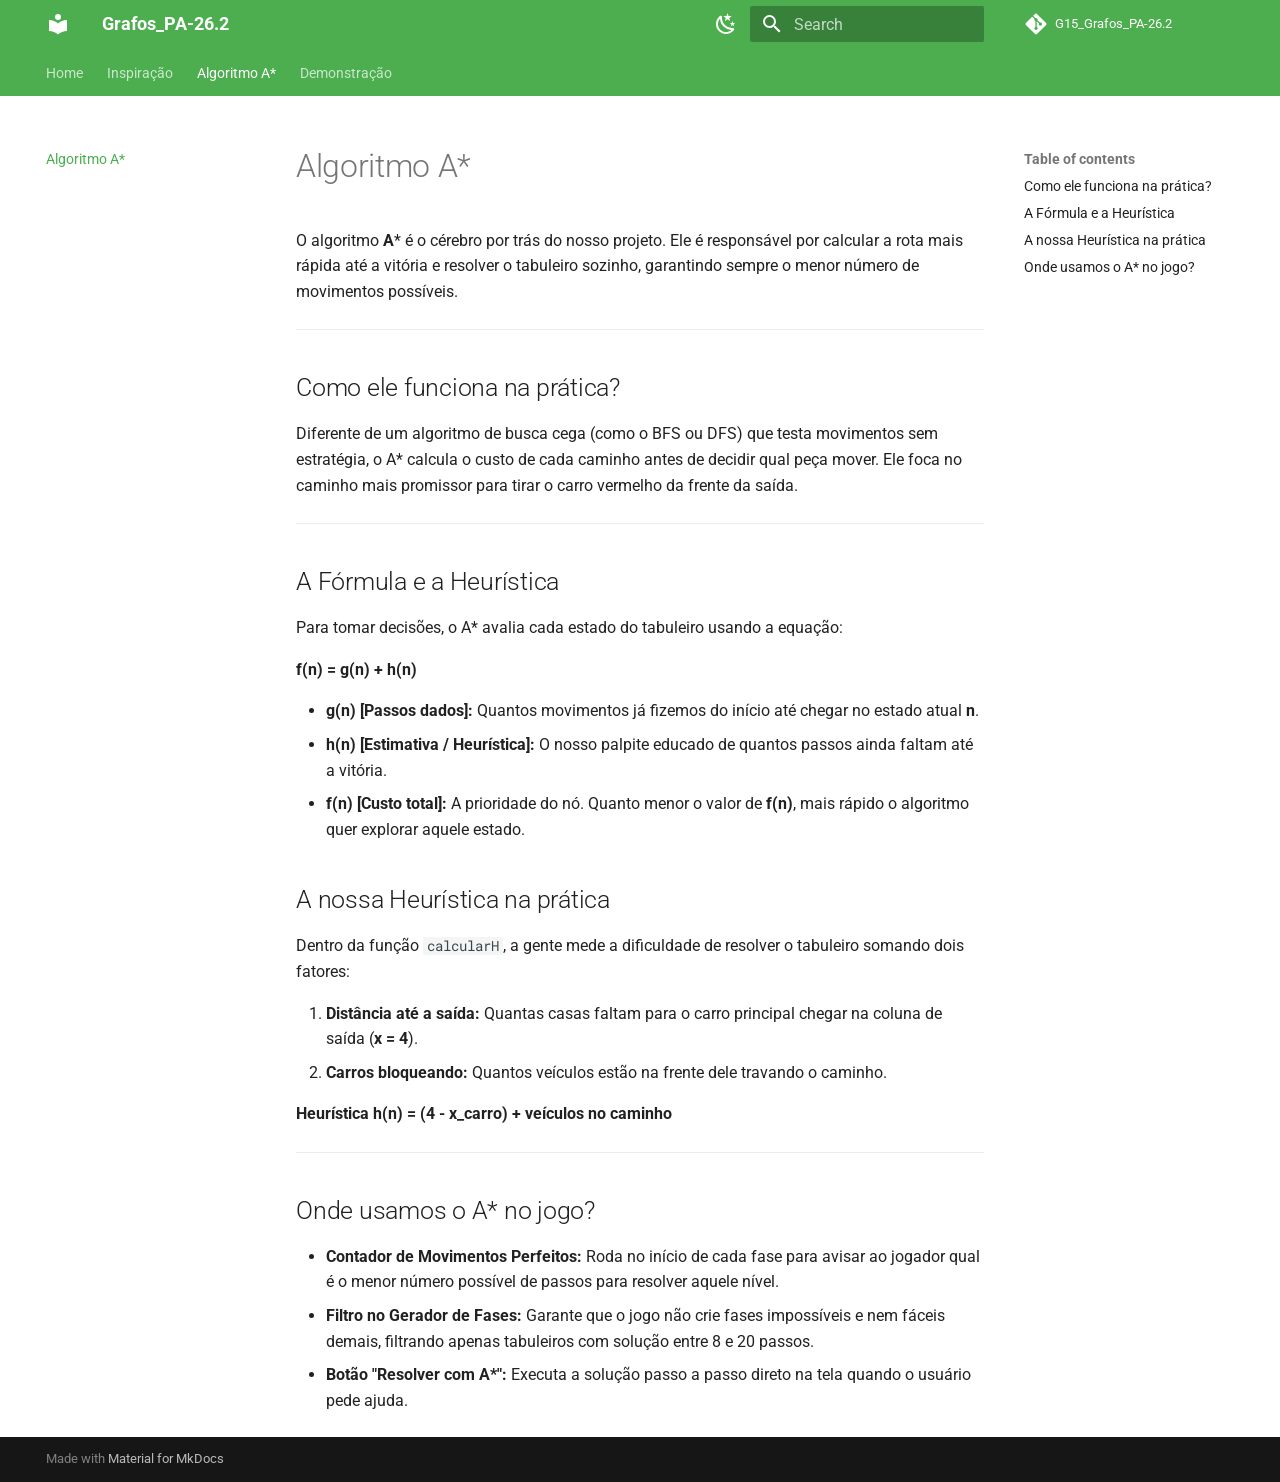
<file: algoritmo/index.html>
<!doctype html>
<html lang="en" class="no-js">
  <head>
    
      <meta charset="utf-8">
      <meta name="viewport" content="width=device-width,initial-scale=1">
      
      
      
        <link rel="canonical" href="https://projeto-de-algoritmos-2026.github.io/G15_Grafos_PA-26.2/algoritmo/">
      
      
        <link rel="prev" href="../inspira%C3%A7%C3%A3o/">
      
      
        <link rel="next" href="../demonstra%C3%A7%C3%A3o/">
      
      
        
      
      
      <link rel="icon" href="../assets/images/favicon.png">
      <meta name="generator" content="mkdocs-1.6.1, mkdocs-material-9.7.7">
    
    
      
        <title>Algoritmo A* - Grafos_PA-26.2</title>
      
    
    
      <link rel="stylesheet" href="../assets/stylesheets/main.ec1eaa64.min.css">
      
        
        <link rel="stylesheet" href="../assets/stylesheets/palette.ab4e12ef.min.css">
      
      


    
    
      
    
    
      
        
        
        <link rel="preconnect" href="https://fonts.gstatic.com" crossorigin>
        <link rel="stylesheet" href="https://fonts.googleapis.com/css?family=Roboto:300,300i,400,400i,700,700i%7CRoboto+Mono:400,400i,700,700i&display=fallback">
        <style>:root{--md-text-font:"Roboto";--md-code-font:"Roboto Mono"}</style>
      
    
    
    <script>__md_scope=new URL("..",location),__md_hash=e=>[...e].reduce(((e,_)=>(e<<5)-e+_.charCodeAt(0)),0),__md_get=(e,_=localStorage,t=__md_scope)=>JSON.parse(_.getItem(t.pathname+"."+e)),__md_set=(e,_,t=localStorage,a=__md_scope)=>{try{t.setItem(a.pathname+"."+e,JSON.stringify(_))}catch(e){}}</script>
    
      

    
    
  </head>
  
  
    
    
      
    
    
    
    
    <body dir="ltr" data-md-color-scheme="default" data-md-color-primary="green" data-md-color-accent="green">
  
    
    <input class="md-toggle" data-md-toggle="drawer" type="checkbox" id="__drawer" autocomplete="off">
    <input class="md-toggle" data-md-toggle="search" type="checkbox" id="__search" autocomplete="off">
    <label class="md-overlay" for="__drawer"></label>
    <div data-md-component="skip">
      
        
        <a href="#algoritmo-a" class="md-skip">
          Skip to content
        </a>
      
    </div>
    <div data-md-component="announce">
      
    </div>
    
    
      

<header class="md-header" data-md-component="header">
  <nav class="md-header__inner md-grid" aria-label="Header">
    <a href=".." title="Grafos_PA-26.2" class="md-header__button md-logo" aria-label="Grafos_PA-26.2" data-md-component="logo">
      
  
  <svg xmlns="http://www.w3.org/2000/svg" viewBox="0 0 24 24"><path d="M12 8a3 3 0 0 0 3-3 3 3 0 0 0-3-3 3 3 0 0 0-3 3 3 3 0 0 0 3 3m0 3.54C9.64 9.35 6.5 8 3 8v11c3.5 0 6.64 1.35 9 3.54 2.36-2.19 5.5-3.54 9-3.54V8c-3.5 0-6.64 1.35-9 3.54"/></svg>

    </a>
    <label class="md-header__button md-icon" for="__drawer">
      
      <svg xmlns="http://www.w3.org/2000/svg" viewBox="0 0 24 24"><path d="M3 6h18v2H3zm0 5h18v2H3zm0 5h18v2H3z"/></svg>
    </label>
    <div class="md-header__title" data-md-component="header-title">
      <div class="md-header__ellipsis">
        <div class="md-header__topic">
          <span class="md-ellipsis">
            Grafos_PA-26.2
          </span>
        </div>
        <div class="md-header__topic" data-md-component="header-topic">
          <span class="md-ellipsis">
            
              Algoritmo A*
            
          </span>
        </div>
      </div>
    </div>
    
      
        <form class="md-header__option" data-md-component="palette">
  
    
    
    
    <input class="md-option" data-md-color-media="" data-md-color-scheme="default" data-md-color-primary="green" data-md-color-accent="green"  aria-label="Modo Noturno"  type="radio" name="__palette" id="__palette_0">
    
      <label class="md-header__button md-icon" title="Modo Noturno" for="__palette_1" hidden>
        <svg xmlns="http://www.w3.org/2000/svg" viewBox="0 0 24 24"><path d="m17.75 4.09-2.53 1.94.91 3.06-2.63-1.81-2.63 1.81.91-3.06-2.53-1.94L12.44 4l1.06-3 1.06 3zm3.5 6.91-1.64 1.25.59 1.98-1.7-1.17-1.7 1.17.59-1.98L15.75 11l2.06-.05L18.5 9l.69 1.95zm-2.28 4.95c.83-.08 1.72 1.1 1.19 1.85-.32.45-.66.87-1.08 1.27C15.17 23 8.84 23 4.94 19.07c-3.91-3.9-3.91-10.24 0-14.14.4-.4.82-.76 1.27-1.08.75-.53 1.93.36 1.85 1.19-.27 2.86.69 5.83 2.89 8.02a9.96 9.96 0 0 0 8.02 2.89m-1.64 2.02a12.08 12.08 0 0 1-7.8-3.47c-2.17-2.19-3.33-5-3.49-7.82-2.81 3.14-2.7 7.96.31 10.98 3.02 3.01 7.84 3.12 10.98.31"/></svg>
      </label>
    
  
    
    
    
    <input class="md-option" data-md-color-media="" data-md-color-scheme="slate" data-md-color-primary="green" data-md-color-accent="green"  aria-label="Modo Claro"  type="radio" name="__palette" id="__palette_1">
    
      <label class="md-header__button md-icon" title="Modo Claro" for="__palette_0" hidden>
        <svg xmlns="http://www.w3.org/2000/svg" viewBox="0 0 24 24"><path d="M12 7a5 5 0 0 1 5 5 5 5 0 0 1-5 5 5 5 0 0 1-5-5 5 5 0 0 1 5-5m0 2a3 3 0 0 0-3 3 3 3 0 0 0 3 3 3 3 0 0 0 3-3 3 3 0 0 0-3-3m0-7 2.39 3.42C13.65 5.15 12.84 5 12 5s-1.65.15-2.39.42zM3.34 7l4.16-.35A7.2 7.2 0 0 0 5.94 8.5c-.44.74-.69 1.5-.83 2.29zm.02 10 1.76-3.77a7.131 7.131 0 0 0 2.38 4.14zM20.65 7l-1.77 3.79a7.02 7.02 0 0 0-2.38-4.15zm-.01 10-4.14.36c.59-.51 1.12-1.14 1.54-1.86.42-.73.69-1.5.83-2.29zM12 22l-2.41-3.44c.74.27 1.55.44 2.41.44.82 0 1.63-.17 2.37-.44z"/></svg>
      </label>
    
  
</form>
      
    
    
      <script>var palette=__md_get("__palette");if(palette&&palette.color){if("(prefers-color-scheme)"===palette.color.media){var media=matchMedia("(prefers-color-scheme: light)"),input=document.querySelector(media.matches?"[data-md-color-media='(prefers-color-scheme: light)']":"[data-md-color-media='(prefers-color-scheme: dark)']");palette.color.media=input.getAttribute("data-md-color-media"),palette.color.scheme=input.getAttribute("data-md-color-scheme"),palette.color.primary=input.getAttribute("data-md-color-primary"),palette.color.accent=input.getAttribute("data-md-color-accent")}for(var[key,value]of Object.entries(palette.color))document.body.setAttribute("data-md-color-"+key,value)}</script>
    
    
    
      
      
        <label class="md-header__button md-icon" for="__search">
          
          <svg xmlns="http://www.w3.org/2000/svg" viewBox="0 0 24 24"><path d="M9.5 3A6.5 6.5 0 0 1 16 9.5c0 1.61-.59 3.09-1.56 4.23l.27.27h.79l5 5-1.5 1.5-5-5v-.79l-.27-.27A6.52 6.52 0 0 1 9.5 16 6.5 6.5 0 0 1 3 9.5 6.5 6.5 0 0 1 9.5 3m0 2C7 5 5 7 5 9.5S7 14 9.5 14 14 12 14 9.5 12 5 9.5 5"/></svg>
        </label>
        <div class="md-search" data-md-component="search" role="dialog">
  <label class="md-search__overlay" for="__search"></label>
  <div class="md-search__inner" role="search">
    <form class="md-search__form" name="search">
      <input type="text" class="md-search__input" name="query" aria-label="Search" placeholder="Search" autocapitalize="off" autocorrect="off" autocomplete="off" spellcheck="false" data-md-component="search-query" required>
      <label class="md-search__icon md-icon" for="__search">
        
        <svg xmlns="http://www.w3.org/2000/svg" viewBox="0 0 24 24"><path d="M9.5 3A6.5 6.5 0 0 1 16 9.5c0 1.61-.59 3.09-1.56 4.23l.27.27h.79l5 5-1.5 1.5-5-5v-.79l-.27-.27A6.52 6.52 0 0 1 9.5 16 6.5 6.5 0 0 1 3 9.5 6.5 6.5 0 0 1 9.5 3m0 2C7 5 5 7 5 9.5S7 14 9.5 14 14 12 14 9.5 12 5 9.5 5"/></svg>
        
        <svg xmlns="http://www.w3.org/2000/svg" viewBox="0 0 24 24"><path d="M20 11v2H8l5.5 5.5-1.42 1.42L4.16 12l7.92-7.92L13.5 5.5 8 11z"/></svg>
      </label>
      <nav class="md-search__options" aria-label="Search">
        
        <button type="reset" class="md-search__icon md-icon" title="Clear" aria-label="Clear" tabindex="-1">
          
          <svg xmlns="http://www.w3.org/2000/svg" viewBox="0 0 24 24"><path d="M19 6.41 17.59 5 12 10.59 6.41 5 5 6.41 10.59 12 5 17.59 6.41 19 12 13.41 17.59 19 19 17.59 13.41 12z"/></svg>
        </button>
      </nav>
      
        <div class="md-search__suggest" data-md-component="search-suggest"></div>
      
    </form>
    <div class="md-search__output">
      <div class="md-search__scrollwrap" tabindex="0" data-md-scrollfix>
        <div class="md-search-result" data-md-component="search-result">
          <div class="md-search-result__meta">
            Initializing search
          </div>
          <ol class="md-search-result__list" role="presentation"></ol>
        </div>
      </div>
    </div>
  </div>
</div>
      
    
    
      <div class="md-header__source">
        <a href="https://github.com/projeto-de-algoritmos-2026/G15_Grafos_PA-26.2" title="Go to repository" class="md-source" data-md-component="source">
  <div class="md-source__icon md-icon">
    
    <svg xmlns="http://www.w3.org/2000/svg" viewBox="0 0 448 512"><!--! Font Awesome Free 7.1.0 by @fontawesome - https://fontawesome.com License - https://fontawesome.com/license/free (Icons: CC BY 4.0, Fonts: SIL OFL 1.1, Code: MIT License) Copyright 2025 Fonticons, Inc.--><path d="M439.6 236.1 244 40.5c-5.4-5.5-12.8-8.5-20.4-8.5s-15 3-20.4 8.4L162.5 81l51.5 51.5c27.1-9.1 52.7 16.8 43.4 43.7l49.7 49.7c34.2-11.8 61.2 31 35.5 56.7-26.5 26.5-70.2-2.9-56-37.3L240.3 199v121.9c25.3 12.5 22.3 41.8 9.1 55-6.4 6.4-15.2 10.1-24.3 10.1s-17.8-3.6-24.3-10.1c-17.6-17.6-11.1-46.9 11.2-56v-123c-20.8-8.5-24.6-30.7-18.6-45L142.6 101 8.5 235.1C3 240.6 0 247.9 0 255.5s3 15 8.5 20.4l195.6 195.7c5.4 5.4 12.7 8.4 20.4 8.4s15-3 20.4-8.4l194.7-194.7c5.4-5.4 8.4-12.8 8.4-20.4s-3-15-8.4-20.4"/></svg>
  </div>
  <div class="md-source__repository">
    G15_Grafos_PA-26.2
  </div>
</a>
      </div>
    
  </nav>
  
</header>
    
    <div class="md-container" data-md-component="container">
      
      
        
          
            
<nav class="md-tabs" aria-label="Tabs" data-md-component="tabs">
  <div class="md-grid">
    <ul class="md-tabs__list">
      
        
  
  
  
  
    <li class="md-tabs__item">
      <a href=".." class="md-tabs__link">
        
  
  
    
  
  Home

      </a>
    </li>
  

      
        
  
  
  
  
    <li class="md-tabs__item">
      <a href="../inspira%C3%A7%C3%A3o/" class="md-tabs__link">
        
  
  
    
  
  Inspiração

      </a>
    </li>
  

      
        
  
  
  
    
  
  
    <li class="md-tabs__item md-tabs__item--active">
      <a href="./" class="md-tabs__link">
        
  
  
    
  
  Algoritmo A*

      </a>
    </li>
  

      
        
  
  
  
  
    <li class="md-tabs__item">
      <a href="../demonstra%C3%A7%C3%A3o/" class="md-tabs__link">
        
  
  
    
  
  Demonstração

      </a>
    </li>
  

      
    </ul>
  </div>
</nav>
          
        
      
      <main class="md-main" data-md-component="main">
        <div class="md-main__inner md-grid">
          
            
              
              <div class="md-sidebar md-sidebar--primary" data-md-component="sidebar" data-md-type="navigation" >
                <div class="md-sidebar__scrollwrap">
                  <div class="md-sidebar__inner">
                    


  


<nav class="md-nav md-nav--primary md-nav--lifted" aria-label="Navigation" data-md-level="0">
  <label class="md-nav__title" for="__drawer">
    <a href=".." title="Grafos_PA-26.2" class="md-nav__button md-logo" aria-label="Grafos_PA-26.2" data-md-component="logo">
      
  
  <svg xmlns="http://www.w3.org/2000/svg" viewBox="0 0 24 24"><path d="M12 8a3 3 0 0 0 3-3 3 3 0 0 0-3-3 3 3 0 0 0-3 3 3 3 0 0 0 3 3m0 3.54C9.64 9.35 6.5 8 3 8v11c3.5 0 6.64 1.35 9 3.54 2.36-2.19 5.5-3.54 9-3.54V8c-3.5 0-6.64 1.35-9 3.54"/></svg>

    </a>
    Grafos_PA-26.2
  </label>
  
    <div class="md-nav__source">
      <a href="https://github.com/projeto-de-algoritmos-2026/G15_Grafos_PA-26.2" title="Go to repository" class="md-source" data-md-component="source">
  <div class="md-source__icon md-icon">
    
    <svg xmlns="http://www.w3.org/2000/svg" viewBox="0 0 448 512"><!--! Font Awesome Free 7.1.0 by @fontawesome - https://fontawesome.com License - https://fontawesome.com/license/free (Icons: CC BY 4.0, Fonts: SIL OFL 1.1, Code: MIT License) Copyright 2025 Fonticons, Inc.--><path d="M439.6 236.1 244 40.5c-5.4-5.5-12.8-8.5-20.4-8.5s-15 3-20.4 8.4L162.5 81l51.5 51.5c27.1-9.1 52.7 16.8 43.4 43.7l49.7 49.7c34.2-11.8 61.2 31 35.5 56.7-26.5 26.5-70.2-2.9-56-37.3L240.3 199v121.9c25.3 12.5 22.3 41.8 9.1 55-6.4 6.4-15.2 10.1-24.3 10.1s-17.8-3.6-24.3-10.1c-17.6-17.6-11.1-46.9 11.2-56v-123c-20.8-8.5-24.6-30.7-18.6-45L142.6 101 8.5 235.1C3 240.6 0 247.9 0 255.5s3 15 8.5 20.4l195.6 195.7c5.4 5.4 12.7 8.4 20.4 8.4s15-3 20.4-8.4l194.7-194.7c5.4-5.4 8.4-12.8 8.4-20.4s-3-15-8.4-20.4"/></svg>
  </div>
  <div class="md-source__repository">
    G15_Grafos_PA-26.2
  </div>
</a>
    </div>
  
  <ul class="md-nav__list" data-md-scrollfix>
    
      
      
  
  
  
  
    <li class="md-nav__item">
      <a href=".." class="md-nav__link">
        
  
  
  <span class="md-ellipsis">
    
  
    Home
  

    
  </span>
  
  

      </a>
    </li>
  

    
      
      
  
  
  
  
    <li class="md-nav__item">
      <a href="../inspira%C3%A7%C3%A3o/" class="md-nav__link">
        
  
  
  <span class="md-ellipsis">
    
  
    Inspiração
  

    
  </span>
  
  

      </a>
    </li>
  

    
      
      
  
  
    
  
  
  
    <li class="md-nav__item md-nav__item--active">
      
      <input class="md-nav__toggle md-toggle" type="checkbox" id="__toc">
      
      
        
      
      
        <label class="md-nav__link md-nav__link--active" for="__toc">
          
  
  
  <span class="md-ellipsis">
    
  
    Algoritmo A*
  

    
  </span>
  
  

          <span class="md-nav__icon md-icon"></span>
        </label>
      
      <a href="./" class="md-nav__link md-nav__link--active">
        
  
  
  <span class="md-ellipsis">
    
  
    Algoritmo A*
  

    
  </span>
  
  

      </a>
      
        

<nav class="md-nav md-nav--secondary" aria-label="Table of contents">
  
  
  
    
  
  
    <label class="md-nav__title" for="__toc">
      <span class="md-nav__icon md-icon"></span>
      Table of contents
    </label>
    <ul class="md-nav__list" data-md-component="toc" data-md-scrollfix>
      
        <li class="md-nav__item">
  <a href="#como-ele-funciona-na-pratica" class="md-nav__link">
    <span class="md-ellipsis">
      
        Como ele funciona na prática?
      
    </span>
  </a>
  
</li>
      
        <li class="md-nav__item">
  <a href="#a-formula-e-a-heuristica" class="md-nav__link">
    <span class="md-ellipsis">
      
        A Fórmula e a Heurística
      
    </span>
  </a>
  
</li>
      
        <li class="md-nav__item">
  <a href="#a-nossa-heuristica-na-pratica" class="md-nav__link">
    <span class="md-ellipsis">
      
        A nossa Heurística na prática
      
    </span>
  </a>
  
</li>
      
        <li class="md-nav__item">
  <a href="#onde-usamos-o-a-no-jogo" class="md-nav__link">
    <span class="md-ellipsis">
      
        Onde usamos o A* no jogo?
      
    </span>
  </a>
  
</li>
      
    </ul>
  
</nav>
      
    </li>
  

    
      
      
  
  
  
  
    <li class="md-nav__item">
      <a href="../demonstra%C3%A7%C3%A3o/" class="md-nav__link">
        
  
  
  <span class="md-ellipsis">
    
  
    Demonstração
  

    
  </span>
  
  

      </a>
    </li>
  

    
  </ul>
</nav>
                  </div>
                </div>
              </div>
            
            
              
              <div class="md-sidebar md-sidebar--secondary" data-md-component="sidebar" data-md-type="toc" >
                <div class="md-sidebar__scrollwrap">
                  <div class="md-sidebar__inner">
                    

<nav class="md-nav md-nav--secondary" aria-label="Table of contents">
  
  
  
    
  
  
    <label class="md-nav__title" for="__toc">
      <span class="md-nav__icon md-icon"></span>
      Table of contents
    </label>
    <ul class="md-nav__list" data-md-component="toc" data-md-scrollfix>
      
        <li class="md-nav__item">
  <a href="#como-ele-funciona-na-pratica" class="md-nav__link">
    <span class="md-ellipsis">
      
        Como ele funciona na prática?
      
    </span>
  </a>
  
</li>
      
        <li class="md-nav__item">
  <a href="#a-formula-e-a-heuristica" class="md-nav__link">
    <span class="md-ellipsis">
      
        A Fórmula e a Heurística
      
    </span>
  </a>
  
</li>
      
        <li class="md-nav__item">
  <a href="#a-nossa-heuristica-na-pratica" class="md-nav__link">
    <span class="md-ellipsis">
      
        A nossa Heurística na prática
      
    </span>
  </a>
  
</li>
      
        <li class="md-nav__item">
  <a href="#onde-usamos-o-a-no-jogo" class="md-nav__link">
    <span class="md-ellipsis">
      
        Onde usamos o A* no jogo?
      
    </span>
  </a>
  
</li>
      
    </ul>
  
</nav>
                  </div>
                </div>
              </div>
            
          
          
            <div class="md-content" data-md-component="content">
              
              <article class="md-content__inner md-typeset">
                
                  


  
  


<h1 id="algoritmo-a">Algoritmo A*<a class="headerlink" href="#algoritmo-a" title="Permanent link">&para;</a></h1>
<p>O algoritmo <strong>A</strong>* é o cérebro por trás do nosso projeto. Ele é responsável por calcular a rota mais rápida até a vitória e resolver o tabuleiro sozinho, garantindo sempre o menor número de movimentos possíveis.</p>
<hr />
<h2 id="como-ele-funciona-na-pratica">Como ele funciona na prática?<a class="headerlink" href="#como-ele-funciona-na-pratica" title="Permanent link">&para;</a></h2>
<p>Diferente de um algoritmo de busca cega (como o BFS ou DFS) que testa movimentos sem estratégia, o A* calcula o custo de cada caminho antes de decidir qual peça mover. Ele foca no caminho mais promissor para tirar o carro vermelho da frente da saída.</p>
<hr />
<h2 id="a-formula-e-a-heuristica">A Fórmula e a Heurística<a class="headerlink" href="#a-formula-e-a-heuristica" title="Permanent link">&para;</a></h2>
<p>Para tomar decisões, o A* avalia cada estado do tabuleiro usando a equação:</p>
<p><strong>f(n) = g(n) + h(n)</strong></p>
<ul>
<li><strong>g(n) [Passos dados]:</strong> Quantos movimentos já fizemos do início até chegar no estado atual <strong>n</strong>.</li>
<li><strong>h(n) [Estimativa / Heurística]:</strong> O nosso palpite educado de quantos passos ainda faltam até a vitória.</li>
<li><strong>f(n) [Custo total]:</strong> A prioridade do nó. Quanto menor o valor de <strong>f(n)</strong>, mais rápido o algoritmo quer explorar aquele estado.</li>
</ul>
<h2 id="a-nossa-heuristica-na-pratica">A nossa Heurística na prática<a class="headerlink" href="#a-nossa-heuristica-na-pratica" title="Permanent link">&para;</a></h2>
<p>Dentro da função <code>calcularH</code>, a gente mede a dificuldade de resolver o tabuleiro somando dois fatores:</p>
<ol>
<li><strong>Distância até a saída:</strong> Quantas casas faltam para o carro principal chegar na coluna de saída (<strong>x = 4</strong>).</li>
<li><strong>Carros bloqueando:</strong> Quantos veículos estão na frente dele travando o caminho.</li>
</ol>
<p><strong>Heurística h(n) = (4 - x_carro) + veículos no caminho</strong></p>
<hr />
<h2 id="onde-usamos-o-a-no-jogo">Onde usamos o A* no jogo?<a class="headerlink" href="#onde-usamos-o-a-no-jogo" title="Permanent link">&para;</a></h2>
<ul>
<li><strong>Contador de Movimentos Perfeitos:</strong> Roda no início de cada fase para avisar ao jogador qual é o menor número possível de passos para resolver aquele nível.</li>
<li><strong>Filtro no Gerador de Fases:</strong> Garante que o jogo não crie fases impossíveis e nem fáceis demais, filtrando apenas tabuleiros com solução entre 8 e 20 passos.</li>
<li><strong>Botão "Resolver com A*":</strong> Executa a solução passo a passo direto na tela quando o usuário pede ajuda.</li>
</ul>












                
              </article>
            </div>
          
          
<script>var target=document.getElementById(location.hash.slice(1));target&&target.name&&(target.checked=target.name.startsWith("__tabbed_"))</script>
        </div>
        
          <button type="button" class="md-top md-icon" data-md-component="top" hidden>
  
  <svg xmlns="http://www.w3.org/2000/svg" viewBox="0 0 24 24"><path d="M13 20h-2V8l-5.5 5.5-1.42-1.42L12 4.16l7.92 7.92-1.42 1.42L13 8z"/></svg>
  Back to top
</button>
        
      </main>
      
        <footer class="md-footer">
  
  <div class="md-footer-meta md-typeset">
    <div class="md-footer-meta__inner md-grid">
      <div class="md-copyright">
  
  
    Made with
    <a href="https://squidfunk.github.io/mkdocs-material/" target="_blank" rel="noopener">
      Material for MkDocs
    </a>
  
</div>
      
    </div>
  </div>
</footer>
      
    </div>
    <div class="md-dialog" data-md-component="dialog">
      <div class="md-dialog__inner md-typeset"></div>
    </div>
    
    
    
      
      
      <script id="__config" type="application/json">{"annotate": null, "base": "..", "features": ["navigation.instant", "navigation.tabs", "navigation.top", "search.suggest", "search.highlight"], "search": "../assets/javascripts/workers/search.2c215733.min.js", "tags": null, "translations": {"clipboard.copied": "Copied to clipboard", "clipboard.copy": "Copy to clipboard", "search.result.more.one": "1 more on this page", "search.result.more.other": "# more on this page", "search.result.none": "No matching documents", "search.result.one": "1 matching document", "search.result.other": "# matching documents", "search.result.placeholder": "Type to start searching", "search.result.term.missing": "Missing", "select.version": "Select version"}, "version": null}</script>
    
    
      <script src="../assets/javascripts/bundle.d7400e89.min.js"></script>
      
    
  </body>
</html>
</file>
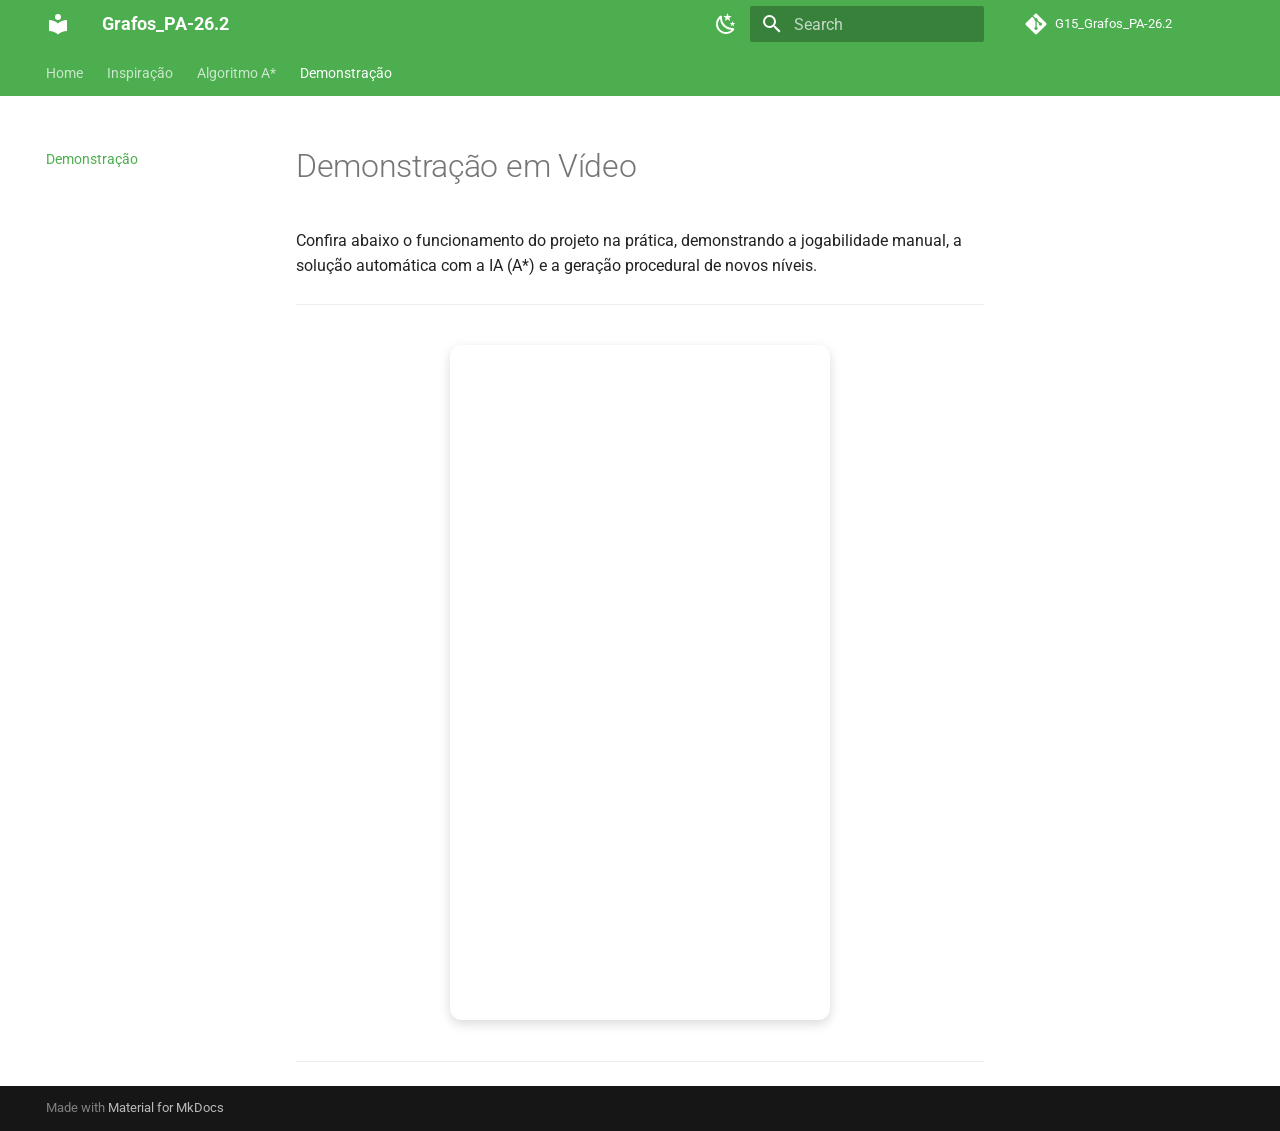
<file: demonstração/index.html>
<!doctype html>
<html lang="en" class="no-js">
  <head>
    
      <meta charset="utf-8">
      <meta name="viewport" content="width=device-width,initial-scale=1">
      
      
      
        <link rel="canonical" href="https://projeto-de-algoritmos-2026.github.io/G15_Grafos_PA-26.2/demonstra%C3%A7%C3%A3o/">
      
      
        <link rel="prev" href="../algoritmo/">
      
      
      
        
      
      
      <link rel="icon" href="../assets/images/favicon.png">
      <meta name="generator" content="mkdocs-1.6.1, mkdocs-material-9.7.7">
    
    
      
        <title>Demonstração - Grafos_PA-26.2</title>
      
    
    
      <link rel="stylesheet" href="../assets/stylesheets/main.ec1eaa64.min.css">
      
        
        <link rel="stylesheet" href="../assets/stylesheets/palette.ab4e12ef.min.css">
      
      


    
    
      
    
    
      
        
        
        <link rel="preconnect" href="https://fonts.gstatic.com" crossorigin>
        <link rel="stylesheet" href="https://fonts.googleapis.com/css?family=Roboto:300,300i,400,400i,700,700i%7CRoboto+Mono:400,400i,700,700i&display=fallback">
        <style>:root{--md-text-font:"Roboto";--md-code-font:"Roboto Mono"}</style>
      
    
    
    <script>__md_scope=new URL("..",location),__md_hash=e=>[...e].reduce(((e,_)=>(e<<5)-e+_.charCodeAt(0)),0),__md_get=(e,_=localStorage,t=__md_scope)=>JSON.parse(_.getItem(t.pathname+"."+e)),__md_set=(e,_,t=localStorage,a=__md_scope)=>{try{t.setItem(a.pathname+"."+e,JSON.stringify(_))}catch(e){}}</script>
    
      

    
    
  </head>
  
  
    
    
      
    
    
    
    
    <body dir="ltr" data-md-color-scheme="default" data-md-color-primary="green" data-md-color-accent="green">
  
    
    <input class="md-toggle" data-md-toggle="drawer" type="checkbox" id="__drawer" autocomplete="off">
    <input class="md-toggle" data-md-toggle="search" type="checkbox" id="__search" autocomplete="off">
    <label class="md-overlay" for="__drawer"></label>
    <div data-md-component="skip">
      
        
        <a href="#demonstracao-em-video" class="md-skip">
          Skip to content
        </a>
      
    </div>
    <div data-md-component="announce">
      
    </div>
    
    
      

<header class="md-header" data-md-component="header">
  <nav class="md-header__inner md-grid" aria-label="Header">
    <a href=".." title="Grafos_PA-26.2" class="md-header__button md-logo" aria-label="Grafos_PA-26.2" data-md-component="logo">
      
  
  <svg xmlns="http://www.w3.org/2000/svg" viewBox="0 0 24 24"><path d="M12 8a3 3 0 0 0 3-3 3 3 0 0 0-3-3 3 3 0 0 0-3 3 3 3 0 0 0 3 3m0 3.54C9.64 9.35 6.5 8 3 8v11c3.5 0 6.64 1.35 9 3.54 2.36-2.19 5.5-3.54 9-3.54V8c-3.5 0-6.64 1.35-9 3.54"/></svg>

    </a>
    <label class="md-header__button md-icon" for="__drawer">
      
      <svg xmlns="http://www.w3.org/2000/svg" viewBox="0 0 24 24"><path d="M3 6h18v2H3zm0 5h18v2H3zm0 5h18v2H3z"/></svg>
    </label>
    <div class="md-header__title" data-md-component="header-title">
      <div class="md-header__ellipsis">
        <div class="md-header__topic">
          <span class="md-ellipsis">
            Grafos_PA-26.2
          </span>
        </div>
        <div class="md-header__topic" data-md-component="header-topic">
          <span class="md-ellipsis">
            
              Demonstração
            
          </span>
        </div>
      </div>
    </div>
    
      
        <form class="md-header__option" data-md-component="palette">
  
    
    
    
    <input class="md-option" data-md-color-media="" data-md-color-scheme="default" data-md-color-primary="green" data-md-color-accent="green"  aria-label="Modo Noturno"  type="radio" name="__palette" id="__palette_0">
    
      <label class="md-header__button md-icon" title="Modo Noturno" for="__palette_1" hidden>
        <svg xmlns="http://www.w3.org/2000/svg" viewBox="0 0 24 24"><path d="m17.75 4.09-2.53 1.94.91 3.06-2.63-1.81-2.63 1.81.91-3.06-2.53-1.94L12.44 4l1.06-3 1.06 3zm3.5 6.91-1.64 1.25.59 1.98-1.7-1.17-1.7 1.17.59-1.98L15.75 11l2.06-.05L18.5 9l.69 1.95zm-2.28 4.95c.83-.08 1.72 1.1 1.19 1.85-.32.45-.66.87-1.08 1.27C15.17 23 8.84 23 4.94 19.07c-3.91-3.9-3.91-10.24 0-14.14.4-.4.82-.76 1.27-1.08.75-.53 1.93.36 1.85 1.19-.27 2.86.69 5.83 2.89 8.02a9.96 9.96 0 0 0 8.02 2.89m-1.64 2.02a12.08 12.08 0 0 1-7.8-3.47c-2.17-2.19-3.33-5-3.49-7.82-2.81 3.14-2.7 7.96.31 10.98 3.02 3.01 7.84 3.12 10.98.31"/></svg>
      </label>
    
  
    
    
    
    <input class="md-option" data-md-color-media="" data-md-color-scheme="slate" data-md-color-primary="green" data-md-color-accent="green"  aria-label="Modo Claro"  type="radio" name="__palette" id="__palette_1">
    
      <label class="md-header__button md-icon" title="Modo Claro" for="__palette_0" hidden>
        <svg xmlns="http://www.w3.org/2000/svg" viewBox="0 0 24 24"><path d="M12 7a5 5 0 0 1 5 5 5 5 0 0 1-5 5 5 5 0 0 1-5-5 5 5 0 0 1 5-5m0 2a3 3 0 0 0-3 3 3 3 0 0 0 3 3 3 3 0 0 0 3-3 3 3 0 0 0-3-3m0-7 2.39 3.42C13.65 5.15 12.84 5 12 5s-1.65.15-2.39.42zM3.34 7l4.16-.35A7.2 7.2 0 0 0 5.94 8.5c-.44.74-.69 1.5-.83 2.29zm.02 10 1.76-3.77a7.131 7.131 0 0 0 2.38 4.14zM20.65 7l-1.77 3.79a7.02 7.02 0 0 0-2.38-4.15zm-.01 10-4.14.36c.59-.51 1.12-1.14 1.54-1.86.42-.73.69-1.5.83-2.29zM12 22l-2.41-3.44c.74.27 1.55.44 2.41.44.82 0 1.63-.17 2.37-.44z"/></svg>
      </label>
    
  
</form>
      
    
    
      <script>var palette=__md_get("__palette");if(palette&&palette.color){if("(prefers-color-scheme)"===palette.color.media){var media=matchMedia("(prefers-color-scheme: light)"),input=document.querySelector(media.matches?"[data-md-color-media='(prefers-color-scheme: light)']":"[data-md-color-media='(prefers-color-scheme: dark)']");palette.color.media=input.getAttribute("data-md-color-media"),palette.color.scheme=input.getAttribute("data-md-color-scheme"),palette.color.primary=input.getAttribute("data-md-color-primary"),palette.color.accent=input.getAttribute("data-md-color-accent")}for(var[key,value]of Object.entries(palette.color))document.body.setAttribute("data-md-color-"+key,value)}</script>
    
    
    
      
      
        <label class="md-header__button md-icon" for="__search">
          
          <svg xmlns="http://www.w3.org/2000/svg" viewBox="0 0 24 24"><path d="M9.5 3A6.5 6.5 0 0 1 16 9.5c0 1.61-.59 3.09-1.56 4.23l.27.27h.79l5 5-1.5 1.5-5-5v-.79l-.27-.27A6.52 6.52 0 0 1 9.5 16 6.5 6.5 0 0 1 3 9.5 6.5 6.5 0 0 1 9.5 3m0 2C7 5 5 7 5 9.5S7 14 9.5 14 14 12 14 9.5 12 5 9.5 5"/></svg>
        </label>
        <div class="md-search" data-md-component="search" role="dialog">
  <label class="md-search__overlay" for="__search"></label>
  <div class="md-search__inner" role="search">
    <form class="md-search__form" name="search">
      <input type="text" class="md-search__input" name="query" aria-label="Search" placeholder="Search" autocapitalize="off" autocorrect="off" autocomplete="off" spellcheck="false" data-md-component="search-query" required>
      <label class="md-search__icon md-icon" for="__search">
        
        <svg xmlns="http://www.w3.org/2000/svg" viewBox="0 0 24 24"><path d="M9.5 3A6.5 6.5 0 0 1 16 9.5c0 1.61-.59 3.09-1.56 4.23l.27.27h.79l5 5-1.5 1.5-5-5v-.79l-.27-.27A6.52 6.52 0 0 1 9.5 16 6.5 6.5 0 0 1 3 9.5 6.5 6.5 0 0 1 9.5 3m0 2C7 5 5 7 5 9.5S7 14 9.5 14 14 12 14 9.5 12 5 9.5 5"/></svg>
        
        <svg xmlns="http://www.w3.org/2000/svg" viewBox="0 0 24 24"><path d="M20 11v2H8l5.5 5.5-1.42 1.42L4.16 12l7.92-7.92L13.5 5.5 8 11z"/></svg>
      </label>
      <nav class="md-search__options" aria-label="Search">
        
        <button type="reset" class="md-search__icon md-icon" title="Clear" aria-label="Clear" tabindex="-1">
          
          <svg xmlns="http://www.w3.org/2000/svg" viewBox="0 0 24 24"><path d="M19 6.41 17.59 5 12 10.59 6.41 5 5 6.41 10.59 12 5 17.59 6.41 19 12 13.41 17.59 19 19 17.59 13.41 12z"/></svg>
        </button>
      </nav>
      
        <div class="md-search__suggest" data-md-component="search-suggest"></div>
      
    </form>
    <div class="md-search__output">
      <div class="md-search__scrollwrap" tabindex="0" data-md-scrollfix>
        <div class="md-search-result" data-md-component="search-result">
          <div class="md-search-result__meta">
            Initializing search
          </div>
          <ol class="md-search-result__list" role="presentation"></ol>
        </div>
      </div>
    </div>
  </div>
</div>
      
    
    
      <div class="md-header__source">
        <a href="https://github.com/projeto-de-algoritmos-2026/G15_Grafos_PA-26.2" title="Go to repository" class="md-source" data-md-component="source">
  <div class="md-source__icon md-icon">
    
    <svg xmlns="http://www.w3.org/2000/svg" viewBox="0 0 448 512"><!--! Font Awesome Free 7.1.0 by @fontawesome - https://fontawesome.com License - https://fontawesome.com/license/free (Icons: CC BY 4.0, Fonts: SIL OFL 1.1, Code: MIT License) Copyright 2025 Fonticons, Inc.--><path d="M439.6 236.1 244 40.5c-5.4-5.5-12.8-8.5-20.4-8.5s-15 3-20.4 8.4L162.5 81l51.5 51.5c27.1-9.1 52.7 16.8 43.4 43.7l49.7 49.7c34.2-11.8 61.2 31 35.5 56.7-26.5 26.5-70.2-2.9-56-37.3L240.3 199v121.9c25.3 12.5 22.3 41.8 9.1 55-6.4 6.4-15.2 10.1-24.3 10.1s-17.8-3.6-24.3-10.1c-17.6-17.6-11.1-46.9 11.2-56v-123c-20.8-8.5-24.6-30.7-18.6-45L142.6 101 8.5 235.1C3 240.6 0 247.9 0 255.5s3 15 8.5 20.4l195.6 195.7c5.4 5.4 12.7 8.4 20.4 8.4s15-3 20.4-8.4l194.7-194.7c5.4-5.4 8.4-12.8 8.4-20.4s-3-15-8.4-20.4"/></svg>
  </div>
  <div class="md-source__repository">
    G15_Grafos_PA-26.2
  </div>
</a>
      </div>
    
  </nav>
  
</header>
    
    <div class="md-container" data-md-component="container">
      
      
        
          
            
<nav class="md-tabs" aria-label="Tabs" data-md-component="tabs">
  <div class="md-grid">
    <ul class="md-tabs__list">
      
        
  
  
  
  
    <li class="md-tabs__item">
      <a href=".." class="md-tabs__link">
        
  
  
    
  
  Home

      </a>
    </li>
  

      
        
  
  
  
  
    <li class="md-tabs__item">
      <a href="../inspira%C3%A7%C3%A3o/" class="md-tabs__link">
        
  
  
    
  
  Inspiração

      </a>
    </li>
  

      
        
  
  
  
  
    <li class="md-tabs__item">
      <a href="../algoritmo/" class="md-tabs__link">
        
  
  
    
  
  Algoritmo A*

      </a>
    </li>
  

      
        
  
  
  
    
  
  
    <li class="md-tabs__item md-tabs__item--active">
      <a href="./" class="md-tabs__link">
        
  
  
    
  
  Demonstração

      </a>
    </li>
  

      
    </ul>
  </div>
</nav>
          
        
      
      <main class="md-main" data-md-component="main">
        <div class="md-main__inner md-grid">
          
            
              
              <div class="md-sidebar md-sidebar--primary" data-md-component="sidebar" data-md-type="navigation" >
                <div class="md-sidebar__scrollwrap">
                  <div class="md-sidebar__inner">
                    


  


<nav class="md-nav md-nav--primary md-nav--lifted" aria-label="Navigation" data-md-level="0">
  <label class="md-nav__title" for="__drawer">
    <a href=".." title="Grafos_PA-26.2" class="md-nav__button md-logo" aria-label="Grafos_PA-26.2" data-md-component="logo">
      
  
  <svg xmlns="http://www.w3.org/2000/svg" viewBox="0 0 24 24"><path d="M12 8a3 3 0 0 0 3-3 3 3 0 0 0-3-3 3 3 0 0 0-3 3 3 3 0 0 0 3 3m0 3.54C9.64 9.35 6.5 8 3 8v11c3.5 0 6.64 1.35 9 3.54 2.36-2.19 5.5-3.54 9-3.54V8c-3.5 0-6.64 1.35-9 3.54"/></svg>

    </a>
    Grafos_PA-26.2
  </label>
  
    <div class="md-nav__source">
      <a href="https://github.com/projeto-de-algoritmos-2026/G15_Grafos_PA-26.2" title="Go to repository" class="md-source" data-md-component="source">
  <div class="md-source__icon md-icon">
    
    <svg xmlns="http://www.w3.org/2000/svg" viewBox="0 0 448 512"><!--! Font Awesome Free 7.1.0 by @fontawesome - https://fontawesome.com License - https://fontawesome.com/license/free (Icons: CC BY 4.0, Fonts: SIL OFL 1.1, Code: MIT License) Copyright 2025 Fonticons, Inc.--><path d="M439.6 236.1 244 40.5c-5.4-5.5-12.8-8.5-20.4-8.5s-15 3-20.4 8.4L162.5 81l51.5 51.5c27.1-9.1 52.7 16.8 43.4 43.7l49.7 49.7c34.2-11.8 61.2 31 35.5 56.7-26.5 26.5-70.2-2.9-56-37.3L240.3 199v121.9c25.3 12.5 22.3 41.8 9.1 55-6.4 6.4-15.2 10.1-24.3 10.1s-17.8-3.6-24.3-10.1c-17.6-17.6-11.1-46.9 11.2-56v-123c-20.8-8.5-24.6-30.7-18.6-45L142.6 101 8.5 235.1C3 240.6 0 247.9 0 255.5s3 15 8.5 20.4l195.6 195.7c5.4 5.4 12.7 8.4 20.4 8.4s15-3 20.4-8.4l194.7-194.7c5.4-5.4 8.4-12.8 8.4-20.4s-3-15-8.4-20.4"/></svg>
  </div>
  <div class="md-source__repository">
    G15_Grafos_PA-26.2
  </div>
</a>
    </div>
  
  <ul class="md-nav__list" data-md-scrollfix>
    
      
      
  
  
  
  
    <li class="md-nav__item">
      <a href=".." class="md-nav__link">
        
  
  
  <span class="md-ellipsis">
    
  
    Home
  

    
  </span>
  
  

      </a>
    </li>
  

    
      
      
  
  
  
  
    <li class="md-nav__item">
      <a href="../inspira%C3%A7%C3%A3o/" class="md-nav__link">
        
  
  
  <span class="md-ellipsis">
    
  
    Inspiração
  

    
  </span>
  
  

      </a>
    </li>
  

    
      
      
  
  
  
  
    <li class="md-nav__item">
      <a href="../algoritmo/" class="md-nav__link">
        
  
  
  <span class="md-ellipsis">
    
  
    Algoritmo A*
  

    
  </span>
  
  

      </a>
    </li>
  

    
      
      
  
  
    
  
  
  
    <li class="md-nav__item md-nav__item--active">
      
      <input class="md-nav__toggle md-toggle" type="checkbox" id="__toc">
      
      
        
      
      
      <a href="./" class="md-nav__link md-nav__link--active">
        
  
  
  <span class="md-ellipsis">
    
  
    Demonstração
  

    
  </span>
  
  

      </a>
      
    </li>
  

    
  </ul>
</nav>
                  </div>
                </div>
              </div>
            
            
              
              <div class="md-sidebar md-sidebar--secondary" data-md-component="sidebar" data-md-type="toc" >
                <div class="md-sidebar__scrollwrap">
                  <div class="md-sidebar__inner">
                    

<nav class="md-nav md-nav--secondary" aria-label="Table of contents">
  
  
  
    
  
  
</nav>
                  </div>
                </div>
              </div>
            
          
          
            <div class="md-content" data-md-component="content">
              
              <article class="md-content__inner md-typeset">
                
                  


  
  


<h1 id="demonstracao-em-video">Demonstração em Vídeo<a class="headerlink" href="#demonstracao-em-video" title="Permanent link">&para;</a></h1>
<p>Confira abaixo o funcionamento do projeto na prática, demonstrando a jogabilidade manual, a solução automática com a IA (A*) e a geração procedural de novos níveis.</p>
<hr />
<div style="display: flex; justify-content: center; margin: 2rem 0;">
  <div style="position: relative; width: 100%; max-width: 380px; aspect-ratio: 9/16; overflow: hidden; border-radius: 12px; box-shadow: 0 4px 12px rgba(0,0,0,0.15);">
    <iframe 
      src="https://www.youtube.com/embed/w4jhIYdZap0" 
      style="position: absolute; top: 0; left: 0; width: 100%; height: 100%; border: 0;" 
      allow="accelerometer; autoplay; clipboard-write; encrypted-media; gyroscope; picture-in-picture" 
      allowfullscreen>
    </iframe>
  </div>
</div>

<hr />












                
              </article>
            </div>
          
          
<script>var target=document.getElementById(location.hash.slice(1));target&&target.name&&(target.checked=target.name.startsWith("__tabbed_"))</script>
        </div>
        
          <button type="button" class="md-top md-icon" data-md-component="top" hidden>
  
  <svg xmlns="http://www.w3.org/2000/svg" viewBox="0 0 24 24"><path d="M13 20h-2V8l-5.5 5.5-1.42-1.42L12 4.16l7.92 7.92-1.42 1.42L13 8z"/></svg>
  Back to top
</button>
        
      </main>
      
        <footer class="md-footer">
  
  <div class="md-footer-meta md-typeset">
    <div class="md-footer-meta__inner md-grid">
      <div class="md-copyright">
  
  
    Made with
    <a href="https://squidfunk.github.io/mkdocs-material/" target="_blank" rel="noopener">
      Material for MkDocs
    </a>
  
</div>
      
    </div>
  </div>
</footer>
      
    </div>
    <div class="md-dialog" data-md-component="dialog">
      <div class="md-dialog__inner md-typeset"></div>
    </div>
    
    
    
      
      
      <script id="__config" type="application/json">{"annotate": null, "base": "..", "features": ["navigation.instant", "navigation.tabs", "navigation.top", "search.suggest", "search.highlight"], "search": "../assets/javascripts/workers/search.2c215733.min.js", "tags": null, "translations": {"clipboard.copied": "Copied to clipboard", "clipboard.copy": "Copy to clipboard", "search.result.more.one": "1 more on this page", "search.result.more.other": "# more on this page", "search.result.none": "No matching documents", "search.result.one": "1 matching document", "search.result.other": "# matching documents", "search.result.placeholder": "Type to start searching", "search.result.term.missing": "Missing", "select.version": "Select version"}, "version": null}</script>
    
    
      <script src="../assets/javascripts/bundle.d7400e89.min.js"></script>
      
    
  </body>
</html>
</file>
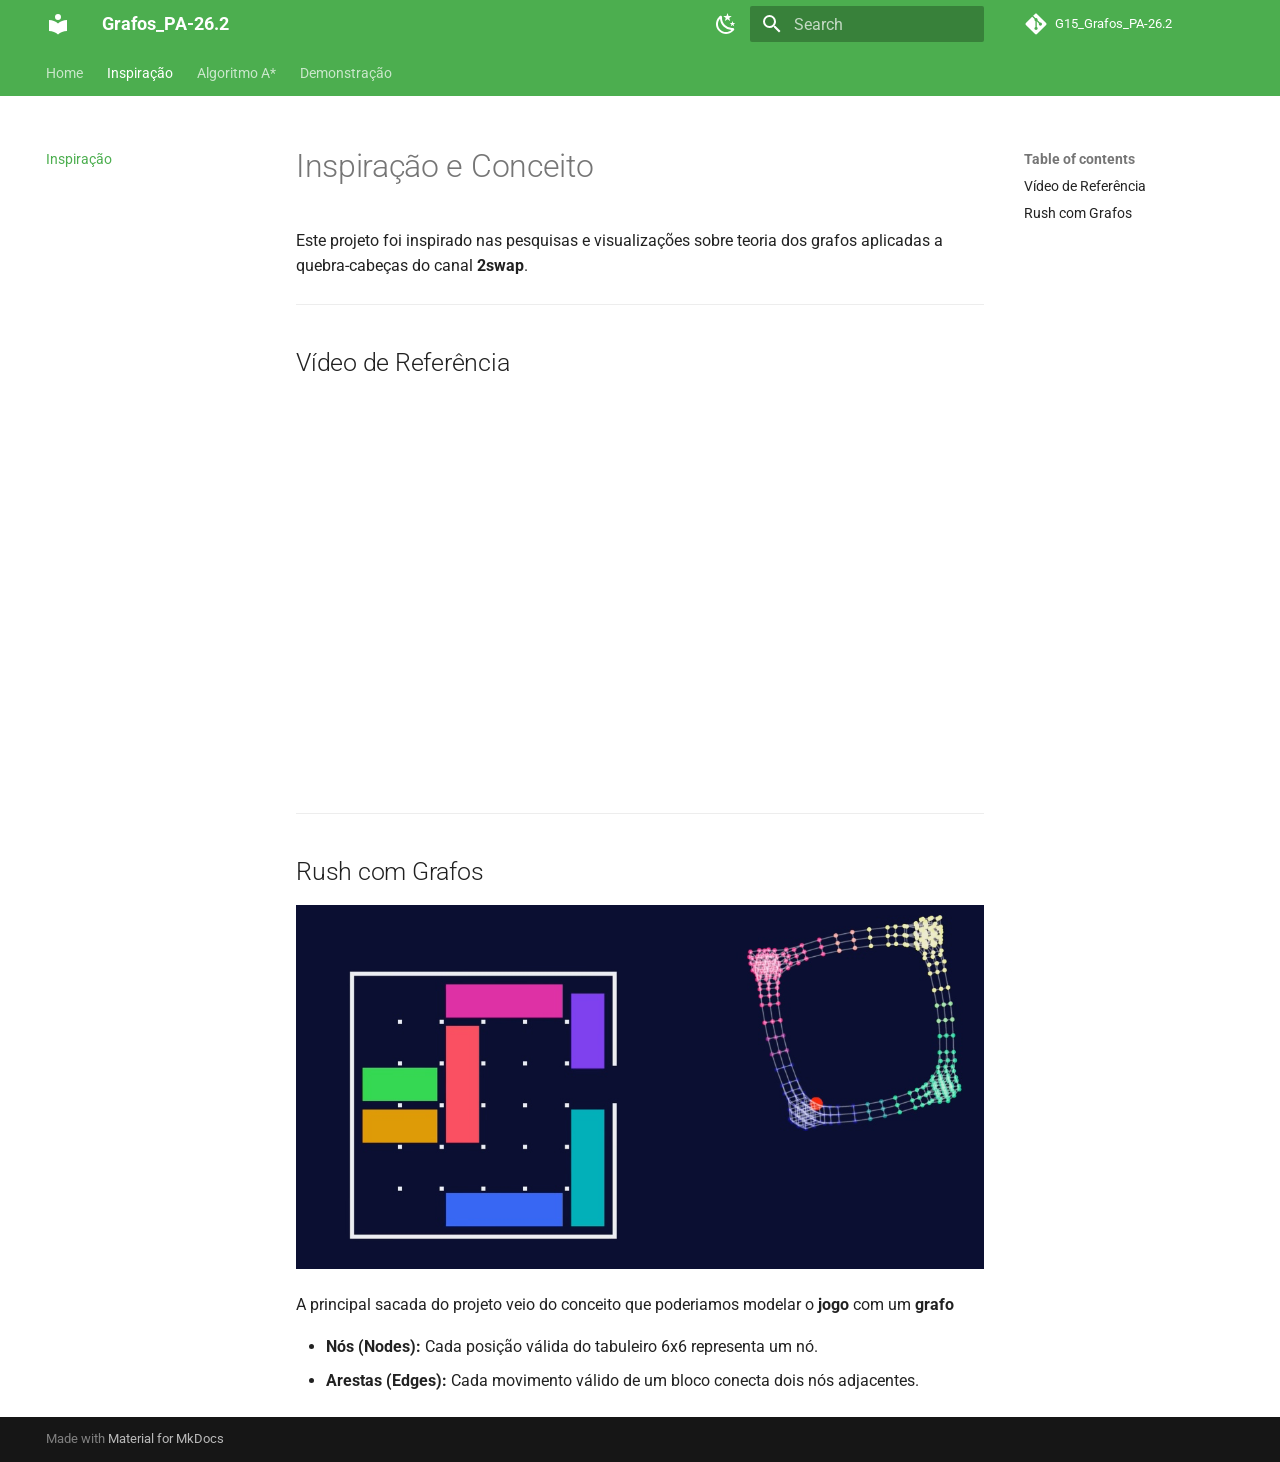
<file: inspiração/index.html>
<!doctype html>
<html lang="en" class="no-js">
  <head>
    
      <meta charset="utf-8">
      <meta name="viewport" content="width=device-width,initial-scale=1">
      
      
      
        <link rel="canonical" href="https://projeto-de-algoritmos-2026.github.io/G15_Grafos_PA-26.2/inspira%C3%A7%C3%A3o/">
      
      
        <link rel="prev" href="..">
      
      
        <link rel="next" href="../algoritmo/">
      
      
        
      
      
      <link rel="icon" href="../assets/images/favicon.png">
      <meta name="generator" content="mkdocs-1.6.1, mkdocs-material-9.7.7">
    
    
      
        <title>Inspiração - Grafos_PA-26.2</title>
      
    
    
      <link rel="stylesheet" href="../assets/stylesheets/main.ec1eaa64.min.css">
      
        
        <link rel="stylesheet" href="../assets/stylesheets/palette.ab4e12ef.min.css">
      
      


    
    
      
    
    
      
        
        
        <link rel="preconnect" href="https://fonts.gstatic.com" crossorigin>
        <link rel="stylesheet" href="https://fonts.googleapis.com/css?family=Roboto:300,300i,400,400i,700,700i%7CRoboto+Mono:400,400i,700,700i&display=fallback">
        <style>:root{--md-text-font:"Roboto";--md-code-font:"Roboto Mono"}</style>
      
    
    
    <script>__md_scope=new URL("..",location),__md_hash=e=>[...e].reduce(((e,_)=>(e<<5)-e+_.charCodeAt(0)),0),__md_get=(e,_=localStorage,t=__md_scope)=>JSON.parse(_.getItem(t.pathname+"."+e)),__md_set=(e,_,t=localStorage,a=__md_scope)=>{try{t.setItem(a.pathname+"."+e,JSON.stringify(_))}catch(e){}}</script>
    
      

    
    
  </head>
  
  
    
    
      
    
    
    
    
    <body dir="ltr" data-md-color-scheme="default" data-md-color-primary="green" data-md-color-accent="green">
  
    
    <input class="md-toggle" data-md-toggle="drawer" type="checkbox" id="__drawer" autocomplete="off">
    <input class="md-toggle" data-md-toggle="search" type="checkbox" id="__search" autocomplete="off">
    <label class="md-overlay" for="__drawer"></label>
    <div data-md-component="skip">
      
        
        <a href="#inspiracao-e-conceito" class="md-skip">
          Skip to content
        </a>
      
    </div>
    <div data-md-component="announce">
      
    </div>
    
    
      

<header class="md-header" data-md-component="header">
  <nav class="md-header__inner md-grid" aria-label="Header">
    <a href=".." title="Grafos_PA-26.2" class="md-header__button md-logo" aria-label="Grafos_PA-26.2" data-md-component="logo">
      
  
  <svg xmlns="http://www.w3.org/2000/svg" viewBox="0 0 24 24"><path d="M12 8a3 3 0 0 0 3-3 3 3 0 0 0-3-3 3 3 0 0 0-3 3 3 3 0 0 0 3 3m0 3.54C9.64 9.35 6.5 8 3 8v11c3.5 0 6.64 1.35 9 3.54 2.36-2.19 5.5-3.54 9-3.54V8c-3.5 0-6.64 1.35-9 3.54"/></svg>

    </a>
    <label class="md-header__button md-icon" for="__drawer">
      
      <svg xmlns="http://www.w3.org/2000/svg" viewBox="0 0 24 24"><path d="M3 6h18v2H3zm0 5h18v2H3zm0 5h18v2H3z"/></svg>
    </label>
    <div class="md-header__title" data-md-component="header-title">
      <div class="md-header__ellipsis">
        <div class="md-header__topic">
          <span class="md-ellipsis">
            Grafos_PA-26.2
          </span>
        </div>
        <div class="md-header__topic" data-md-component="header-topic">
          <span class="md-ellipsis">
            
              Inspiração
            
          </span>
        </div>
      </div>
    </div>
    
      
        <form class="md-header__option" data-md-component="palette">
  
    
    
    
    <input class="md-option" data-md-color-media="" data-md-color-scheme="default" data-md-color-primary="green" data-md-color-accent="green"  aria-label="Modo Noturno"  type="radio" name="__palette" id="__palette_0">
    
      <label class="md-header__button md-icon" title="Modo Noturno" for="__palette_1" hidden>
        <svg xmlns="http://www.w3.org/2000/svg" viewBox="0 0 24 24"><path d="m17.75 4.09-2.53 1.94.91 3.06-2.63-1.81-2.63 1.81.91-3.06-2.53-1.94L12.44 4l1.06-3 1.06 3zm3.5 6.91-1.64 1.25.59 1.98-1.7-1.17-1.7 1.17.59-1.98L15.75 11l2.06-.05L18.5 9l.69 1.95zm-2.28 4.95c.83-.08 1.72 1.1 1.19 1.85-.32.45-.66.87-1.08 1.27C15.17 23 8.84 23 4.94 19.07c-3.91-3.9-3.91-10.24 0-14.14.4-.4.82-.76 1.27-1.08.75-.53 1.93.36 1.85 1.19-.27 2.86.69 5.83 2.89 8.02a9.96 9.96 0 0 0 8.02 2.89m-1.64 2.02a12.08 12.08 0 0 1-7.8-3.47c-2.17-2.19-3.33-5-3.49-7.82-2.81 3.14-2.7 7.96.31 10.98 3.02 3.01 7.84 3.12 10.98.31"/></svg>
      </label>
    
  
    
    
    
    <input class="md-option" data-md-color-media="" data-md-color-scheme="slate" data-md-color-primary="green" data-md-color-accent="green"  aria-label="Modo Claro"  type="radio" name="__palette" id="__palette_1">
    
      <label class="md-header__button md-icon" title="Modo Claro" for="__palette_0" hidden>
        <svg xmlns="http://www.w3.org/2000/svg" viewBox="0 0 24 24"><path d="M12 7a5 5 0 0 1 5 5 5 5 0 0 1-5 5 5 5 0 0 1-5-5 5 5 0 0 1 5-5m0 2a3 3 0 0 0-3 3 3 3 0 0 0 3 3 3 3 0 0 0 3-3 3 3 0 0 0-3-3m0-7 2.39 3.42C13.65 5.15 12.84 5 12 5s-1.65.15-2.39.42zM3.34 7l4.16-.35A7.2 7.2 0 0 0 5.94 8.5c-.44.74-.69 1.5-.83 2.29zm.02 10 1.76-3.77a7.131 7.131 0 0 0 2.38 4.14zM20.65 7l-1.77 3.79a7.02 7.02 0 0 0-2.38-4.15zm-.01 10-4.14.36c.59-.51 1.12-1.14 1.54-1.86.42-.73.69-1.5.83-2.29zM12 22l-2.41-3.44c.74.27 1.55.44 2.41.44.82 0 1.63-.17 2.37-.44z"/></svg>
      </label>
    
  
</form>
      
    
    
      <script>var palette=__md_get("__palette");if(palette&&palette.color){if("(prefers-color-scheme)"===palette.color.media){var media=matchMedia("(prefers-color-scheme: light)"),input=document.querySelector(media.matches?"[data-md-color-media='(prefers-color-scheme: light)']":"[data-md-color-media='(prefers-color-scheme: dark)']");palette.color.media=input.getAttribute("data-md-color-media"),palette.color.scheme=input.getAttribute("data-md-color-scheme"),palette.color.primary=input.getAttribute("data-md-color-primary"),palette.color.accent=input.getAttribute("data-md-color-accent")}for(var[key,value]of Object.entries(palette.color))document.body.setAttribute("data-md-color-"+key,value)}</script>
    
    
    
      
      
        <label class="md-header__button md-icon" for="__search">
          
          <svg xmlns="http://www.w3.org/2000/svg" viewBox="0 0 24 24"><path d="M9.5 3A6.5 6.5 0 0 1 16 9.5c0 1.61-.59 3.09-1.56 4.23l.27.27h.79l5 5-1.5 1.5-5-5v-.79l-.27-.27A6.52 6.52 0 0 1 9.5 16 6.5 6.5 0 0 1 3 9.5 6.5 6.5 0 0 1 9.5 3m0 2C7 5 5 7 5 9.5S7 14 9.5 14 14 12 14 9.5 12 5 9.5 5"/></svg>
        </label>
        <div class="md-search" data-md-component="search" role="dialog">
  <label class="md-search__overlay" for="__search"></label>
  <div class="md-search__inner" role="search">
    <form class="md-search__form" name="search">
      <input type="text" class="md-search__input" name="query" aria-label="Search" placeholder="Search" autocapitalize="off" autocorrect="off" autocomplete="off" spellcheck="false" data-md-component="search-query" required>
      <label class="md-search__icon md-icon" for="__search">
        
        <svg xmlns="http://www.w3.org/2000/svg" viewBox="0 0 24 24"><path d="M9.5 3A6.5 6.5 0 0 1 16 9.5c0 1.61-.59 3.09-1.56 4.23l.27.27h.79l5 5-1.5 1.5-5-5v-.79l-.27-.27A6.52 6.52 0 0 1 9.5 16 6.5 6.5 0 0 1 3 9.5 6.5 6.5 0 0 1 9.5 3m0 2C7 5 5 7 5 9.5S7 14 9.5 14 14 12 14 9.5 12 5 9.5 5"/></svg>
        
        <svg xmlns="http://www.w3.org/2000/svg" viewBox="0 0 24 24"><path d="M20 11v2H8l5.5 5.5-1.42 1.42L4.16 12l7.92-7.92L13.5 5.5 8 11z"/></svg>
      </label>
      <nav class="md-search__options" aria-label="Search">
        
        <button type="reset" class="md-search__icon md-icon" title="Clear" aria-label="Clear" tabindex="-1">
          
          <svg xmlns="http://www.w3.org/2000/svg" viewBox="0 0 24 24"><path d="M19 6.41 17.59 5 12 10.59 6.41 5 5 6.41 10.59 12 5 17.59 6.41 19 12 13.41 17.59 19 19 17.59 13.41 12z"/></svg>
        </button>
      </nav>
      
        <div class="md-search__suggest" data-md-component="search-suggest"></div>
      
    </form>
    <div class="md-search__output">
      <div class="md-search__scrollwrap" tabindex="0" data-md-scrollfix>
        <div class="md-search-result" data-md-component="search-result">
          <div class="md-search-result__meta">
            Initializing search
          </div>
          <ol class="md-search-result__list" role="presentation"></ol>
        </div>
      </div>
    </div>
  </div>
</div>
      
    
    
      <div class="md-header__source">
        <a href="https://github.com/projeto-de-algoritmos-2026/G15_Grafos_PA-26.2" title="Go to repository" class="md-source" data-md-component="source">
  <div class="md-source__icon md-icon">
    
    <svg xmlns="http://www.w3.org/2000/svg" viewBox="0 0 448 512"><!--! Font Awesome Free 7.1.0 by @fontawesome - https://fontawesome.com License - https://fontawesome.com/license/free (Icons: CC BY 4.0, Fonts: SIL OFL 1.1, Code: MIT License) Copyright 2025 Fonticons, Inc.--><path d="M439.6 236.1 244 40.5c-5.4-5.5-12.8-8.5-20.4-8.5s-15 3-20.4 8.4L162.5 81l51.5 51.5c27.1-9.1 52.7 16.8 43.4 43.7l49.7 49.7c34.2-11.8 61.2 31 35.5 56.7-26.5 26.5-70.2-2.9-56-37.3L240.3 199v121.9c25.3 12.5 22.3 41.8 9.1 55-6.4 6.4-15.2 10.1-24.3 10.1s-17.8-3.6-24.3-10.1c-17.6-17.6-11.1-46.9 11.2-56v-123c-20.8-8.5-24.6-30.7-18.6-45L142.6 101 8.5 235.1C3 240.6 0 247.9 0 255.5s3 15 8.5 20.4l195.6 195.7c5.4 5.4 12.7 8.4 20.4 8.4s15-3 20.4-8.4l194.7-194.7c5.4-5.4 8.4-12.8 8.4-20.4s-3-15-8.4-20.4"/></svg>
  </div>
  <div class="md-source__repository">
    G15_Grafos_PA-26.2
  </div>
</a>
      </div>
    
  </nav>
  
</header>
    
    <div class="md-container" data-md-component="container">
      
      
        
          
            
<nav class="md-tabs" aria-label="Tabs" data-md-component="tabs">
  <div class="md-grid">
    <ul class="md-tabs__list">
      
        
  
  
  
  
    <li class="md-tabs__item">
      <a href=".." class="md-tabs__link">
        
  
  
    
  
  Home

      </a>
    </li>
  

      
        
  
  
  
    
  
  
    <li class="md-tabs__item md-tabs__item--active">
      <a href="./" class="md-tabs__link">
        
  
  
    
  
  Inspiração

      </a>
    </li>
  

      
        
  
  
  
  
    <li class="md-tabs__item">
      <a href="../algoritmo/" class="md-tabs__link">
        
  
  
    
  
  Algoritmo A*

      </a>
    </li>
  

      
        
  
  
  
  
    <li class="md-tabs__item">
      <a href="../demonstra%C3%A7%C3%A3o/" class="md-tabs__link">
        
  
  
    
  
  Demonstração

      </a>
    </li>
  

      
    </ul>
  </div>
</nav>
          
        
      
      <main class="md-main" data-md-component="main">
        <div class="md-main__inner md-grid">
          
            
              
              <div class="md-sidebar md-sidebar--primary" data-md-component="sidebar" data-md-type="navigation" >
                <div class="md-sidebar__scrollwrap">
                  <div class="md-sidebar__inner">
                    


  


<nav class="md-nav md-nav--primary md-nav--lifted" aria-label="Navigation" data-md-level="0">
  <label class="md-nav__title" for="__drawer">
    <a href=".." title="Grafos_PA-26.2" class="md-nav__button md-logo" aria-label="Grafos_PA-26.2" data-md-component="logo">
      
  
  <svg xmlns="http://www.w3.org/2000/svg" viewBox="0 0 24 24"><path d="M12 8a3 3 0 0 0 3-3 3 3 0 0 0-3-3 3 3 0 0 0-3 3 3 3 0 0 0 3 3m0 3.54C9.64 9.35 6.5 8 3 8v11c3.5 0 6.64 1.35 9 3.54 2.36-2.19 5.5-3.54 9-3.54V8c-3.5 0-6.64 1.35-9 3.54"/></svg>

    </a>
    Grafos_PA-26.2
  </label>
  
    <div class="md-nav__source">
      <a href="https://github.com/projeto-de-algoritmos-2026/G15_Grafos_PA-26.2" title="Go to repository" class="md-source" data-md-component="source">
  <div class="md-source__icon md-icon">
    
    <svg xmlns="http://www.w3.org/2000/svg" viewBox="0 0 448 512"><!--! Font Awesome Free 7.1.0 by @fontawesome - https://fontawesome.com License - https://fontawesome.com/license/free (Icons: CC BY 4.0, Fonts: SIL OFL 1.1, Code: MIT License) Copyright 2025 Fonticons, Inc.--><path d="M439.6 236.1 244 40.5c-5.4-5.5-12.8-8.5-20.4-8.5s-15 3-20.4 8.4L162.5 81l51.5 51.5c27.1-9.1 52.7 16.8 43.4 43.7l49.7 49.7c34.2-11.8 61.2 31 35.5 56.7-26.5 26.5-70.2-2.9-56-37.3L240.3 199v121.9c25.3 12.5 22.3 41.8 9.1 55-6.4 6.4-15.2 10.1-24.3 10.1s-17.8-3.6-24.3-10.1c-17.6-17.6-11.1-46.9 11.2-56v-123c-20.8-8.5-24.6-30.7-18.6-45L142.6 101 8.5 235.1C3 240.6 0 247.9 0 255.5s3 15 8.5 20.4l195.6 195.7c5.4 5.4 12.7 8.4 20.4 8.4s15-3 20.4-8.4l194.7-194.7c5.4-5.4 8.4-12.8 8.4-20.4s-3-15-8.4-20.4"/></svg>
  </div>
  <div class="md-source__repository">
    G15_Grafos_PA-26.2
  </div>
</a>
    </div>
  
  <ul class="md-nav__list" data-md-scrollfix>
    
      
      
  
  
  
  
    <li class="md-nav__item">
      <a href=".." class="md-nav__link">
        
  
  
  <span class="md-ellipsis">
    
  
    Home
  

    
  </span>
  
  

      </a>
    </li>
  

    
      
      
  
  
    
  
  
  
    <li class="md-nav__item md-nav__item--active">
      
      <input class="md-nav__toggle md-toggle" type="checkbox" id="__toc">
      
      
        
      
      
        <label class="md-nav__link md-nav__link--active" for="__toc">
          
  
  
  <span class="md-ellipsis">
    
  
    Inspiração
  

    
  </span>
  
  

          <span class="md-nav__icon md-icon"></span>
        </label>
      
      <a href="./" class="md-nav__link md-nav__link--active">
        
  
  
  <span class="md-ellipsis">
    
  
    Inspiração
  

    
  </span>
  
  

      </a>
      
        

<nav class="md-nav md-nav--secondary" aria-label="Table of contents">
  
  
  
    
  
  
    <label class="md-nav__title" for="__toc">
      <span class="md-nav__icon md-icon"></span>
      Table of contents
    </label>
    <ul class="md-nav__list" data-md-component="toc" data-md-scrollfix>
      
        <li class="md-nav__item">
  <a href="#video-de-referencia" class="md-nav__link">
    <span class="md-ellipsis">
      
        Vídeo de Referência
      
    </span>
  </a>
  
</li>
      
        <li class="md-nav__item">
  <a href="#rush-com-grafos" class="md-nav__link">
    <span class="md-ellipsis">
      
        Rush com Grafos
      
    </span>
  </a>
  
</li>
      
    </ul>
  
</nav>
      
    </li>
  

    
      
      
  
  
  
  
    <li class="md-nav__item">
      <a href="../algoritmo/" class="md-nav__link">
        
  
  
  <span class="md-ellipsis">
    
  
    Algoritmo A*
  

    
  </span>
  
  

      </a>
    </li>
  

    
      
      
  
  
  
  
    <li class="md-nav__item">
      <a href="../demonstra%C3%A7%C3%A3o/" class="md-nav__link">
        
  
  
  <span class="md-ellipsis">
    
  
    Demonstração
  

    
  </span>
  
  

      </a>
    </li>
  

    
  </ul>
</nav>
                  </div>
                </div>
              </div>
            
            
              
              <div class="md-sidebar md-sidebar--secondary" data-md-component="sidebar" data-md-type="toc" >
                <div class="md-sidebar__scrollwrap">
                  <div class="md-sidebar__inner">
                    

<nav class="md-nav md-nav--secondary" aria-label="Table of contents">
  
  
  
    
  
  
    <label class="md-nav__title" for="__toc">
      <span class="md-nav__icon md-icon"></span>
      Table of contents
    </label>
    <ul class="md-nav__list" data-md-component="toc" data-md-scrollfix>
      
        <li class="md-nav__item">
  <a href="#video-de-referencia" class="md-nav__link">
    <span class="md-ellipsis">
      
        Vídeo de Referência
      
    </span>
  </a>
  
</li>
      
        <li class="md-nav__item">
  <a href="#rush-com-grafos" class="md-nav__link">
    <span class="md-ellipsis">
      
        Rush com Grafos
      
    </span>
  </a>
  
</li>
      
    </ul>
  
</nav>
                  </div>
                </div>
              </div>
            
          
          
            <div class="md-content" data-md-component="content">
              
              <article class="md-content__inner md-typeset">
                
                  


  
  


<h1 id="inspiracao-e-conceito">Inspiração e Conceito<a class="headerlink" href="#inspiracao-e-conceito" title="Permanent link">&para;</a></h1>
<p>Este projeto foi inspirado nas pesquisas e visualizações sobre teoria dos grafos aplicadas a quebra-cabeças do canal <strong>2swap</strong>.</p>
<hr />
<h2 id="video-de-referencia">Vídeo de Referência<a class="headerlink" href="#video-de-referencia" title="Permanent link">&para;</a></h2>
<iframe width="100%" height="385" src="https://www.youtube.com/embed/YGLNyHd2w10" title="I Solved Klotski" frameborder="0" allow="accelerometer; autoplay; clipboard-write; encrypted-media; gyroscope; picture-in-picture" allowfullscreen></iframe>

<hr />
<h2 id="rush-com-grafos">Rush com Grafos<a class="headerlink" href="#rush-com-grafos" title="Permanent link">&para;</a></h2>
<p><img alt="Mapeamento de Tabuleiro e Espaço de Estados" src="../img/video_grafo.png" /></p>
<p>A principal sacada do projeto veio do conceito que poderiamos modelar o <strong>jogo</strong> com um <strong>grafo</strong></p>
<ul>
<li><strong>Nós (Nodes):</strong> Cada posição válida do tabuleiro 6x6 representa um nó.</li>
<li><strong>Arestas (Edges):</strong> Cada movimento válido de um bloco conecta dois nós adjacentes.</li>
</ul>












                
              </article>
            </div>
          
          
<script>var target=document.getElementById(location.hash.slice(1));target&&target.name&&(target.checked=target.name.startsWith("__tabbed_"))</script>
        </div>
        
          <button type="button" class="md-top md-icon" data-md-component="top" hidden>
  
  <svg xmlns="http://www.w3.org/2000/svg" viewBox="0 0 24 24"><path d="M13 20h-2V8l-5.5 5.5-1.42-1.42L12 4.16l7.92 7.92-1.42 1.42L13 8z"/></svg>
  Back to top
</button>
        
      </main>
      
        <footer class="md-footer">
  
  <div class="md-footer-meta md-typeset">
    <div class="md-footer-meta__inner md-grid">
      <div class="md-copyright">
  
  
    Made with
    <a href="https://squidfunk.github.io/mkdocs-material/" target="_blank" rel="noopener">
      Material for MkDocs
    </a>
  
</div>
      
    </div>
  </div>
</footer>
      
    </div>
    <div class="md-dialog" data-md-component="dialog">
      <div class="md-dialog__inner md-typeset"></div>
    </div>
    
    
    
      
      
      <script id="__config" type="application/json">{"annotate": null, "base": "..", "features": ["navigation.instant", "navigation.tabs", "navigation.top", "search.suggest", "search.highlight"], "search": "../assets/javascripts/workers/search.2c215733.min.js", "tags": null, "translations": {"clipboard.copied": "Copied to clipboard", "clipboard.copy": "Copy to clipboard", "search.result.more.one": "1 more on this page", "search.result.more.other": "# more on this page", "search.result.none": "No matching documents", "search.result.one": "1 matching document", "search.result.other": "# matching documents", "search.result.placeholder": "Type to start searching", "search.result.term.missing": "Missing", "select.version": "Select version"}, "version": null}</script>
    
    
      <script src="../assets/javascripts/bundle.d7400e89.min.js"></script>
      
    
  </body>
</html>
</file>
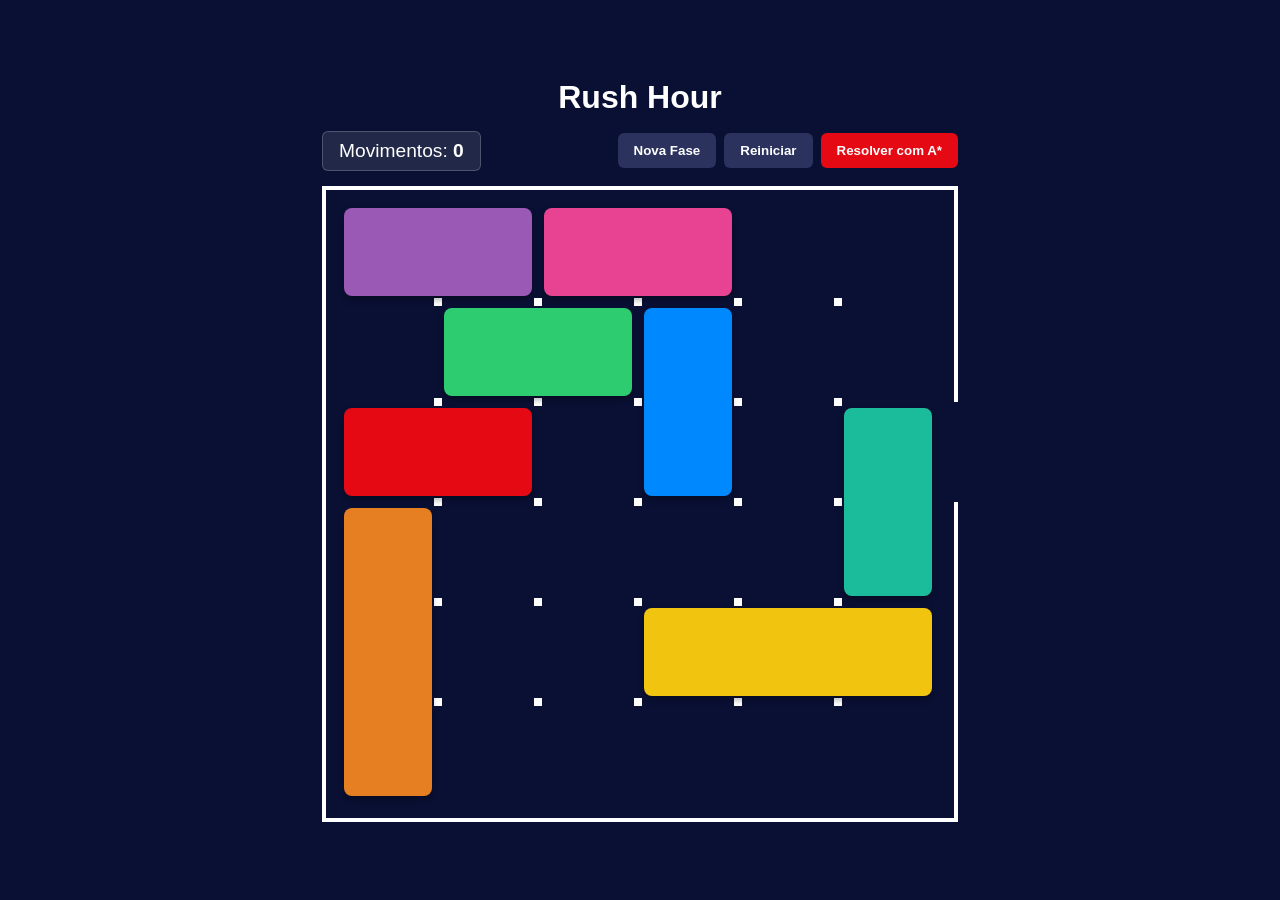
<file: src/index.html>
<!DOCTYPE html>
<html lang="pt-BR">
<head>
    <meta charset="UTF-8">
    <meta name="viewport" content="width=device-width, initial-scale=1.0">
    <title>Rush Hour</title>
    <link rel="stylesheet" href="index.css">
</head>
<body>

    <h1>Rush Hour</h1>

    <div class="painel-controle">
      <div class="hud-movimentos">
        <span>Movimentos: <strong id="contador-movimentos">0</strong></span>
      </div>
      <div class="botoes-acao">
        <button id="btn-nova-fase" class="btn">Nova Fase</button>
        <button id="btn-reiniciar" class="btn">Reiniciar</button>
        <button id="btn-resolver" class="btn btn-destaque">Resolver com A*</button>
      </div>
    </div>

    <div class="tabuleiro">
        <div class="container-grade"></div>
        <div class="container-veiculos"></div>
    </div>

    <div id="modal-vitoria" class="modal-overlay oculto">
      <div class="modal-card">
        <h2>Fase Concluída!</h2>
        <p>Você conseguiu tirar o carro principal do congestionamento.</p>
        
        <div class="estatisticas">
          <div class="stat-box">
            <span class="stat-rotulo">Seus Movimentos</span>
            <span id="stat-player" class="stat-valor">0</span>
          </div>
          <div class="stat-box">
            <span class="stat-rotulo">Mínimo Perfeito (A*)</span>
            <span id="stat-minimo" class="stat-valor">0</span>
          </div>
          <div class="stat-box destaque">
            <span class="stat-rotulo">Eficiência</span>
            <span id="stat-eficiencia" class="stat-valor">100%</span>
          </div>
        </div>

        <div class="modal-botoes">
          <button id="modal-btn-reiniciar" class="btn">Tentar Novamente</button>
          <button id="modal-btn-proxima" class="btn btn-destaque">Próxima Fase</button>
        </div>
      </div>
    </div>

    <script type="module" src="./script/main.js"></script>
</body>
</html>
</file>
<file: src/index.css>
* {
  box-sizing: border-box;
}

body {
  background-color: #0A1034;
  display: flex;
  justify-content: center;
  align-items: center;
  flex-direction: column;
  margin: 0;
  padding: 0;
  min-height: 100vh;
  width: 100vw;
  overflow: hidden;
  font-family: Arial, sans-serif;
  color: white;
}

h1 {
  margin-top: 0;
  margin-bottom: 15px;
}

.painel-controle {
  display: flex;
  justify-content: space-between;
  align-items: center;
  width: 636px;
  margin-bottom: 15px;
}

.hud-movimentos {
  font-size: 1.2rem;
  background: rgba(255, 255, 255, 0.1);
  padding: 8px 16px;
  border-radius: 6px;
  border: 1px solid rgba(255, 255, 255, 0.2);
}

.botoes-acao {
  display: flex;
  gap: 8px;
}

.btn {
  padding: 10px 16px;
  border: none;
  border-radius: 6px;
  background-color: #2A325D;
  color: white;
  font-weight: bold;
  cursor: pointer;
  transition: background-color 0.2s, transform 0.1s;
}

.btn:hover {
  background-color: #3C467B;
}

.btn:active {
  transform: scale(0.97);
}

.btn-destaque {
  background-color: #E50914;
}

.btn-destaque:hover {
  background-color: #FF1E27;
}

.tabuleiro {
  width: 636px; 
  height: 636px;
  position: relative;
  border: 4px solid #FFFFFF;
  padding: 12px; 
  background-color: #0A1034;
}

.tabuleiro::after {
  content: "";
  position: absolute;
  top: 212px;    
  right: -4px;  
  width: 4px;
  height: 100px;
  background-color: #0A1034; 
}

.container-grade {
  width: 600px;
  height: 600px;
  display: grid;
  grid-template-columns: repeat(6, 100px);
  grid-template-rows: repeat(6, 100px);
  position: relative;
}

.celula {
  position: relative;
  width: 100px;
  height: 100px;
}

.celula::after {
  content: "";
  position: absolute;
  right: -4px;
  bottom: -4px;
  width: 8px;
  height: 8px;
  background-color: #FFFFFF;
  z-index: 1;
}

.celula:nth-child(6n)::after,
.celula:nth-child(n+31)::after {
  display: none;
}

.container-veiculos {
  position: absolute;
  top: 12px;
  left: 12px;
  width: 600px;
  height: 600px;
  pointer-events: none;
  z-index: 2;
}

.veiculo {
  position: absolute;
  border-radius: 8px;
  pointer-events: auto;
  transition: all 0.2s ease-in-out;
  box-shadow: 0 4px 6px rgba(0, 0, 0, 0.3);
  cursor: grab;
}

.veiculo.selecionado {
  outline: 3px solid #FFFFFF;
  box-shadow: 0 0 12px rgba(255, 255, 255, 0.8);
}

.modal-overlay {
  position: fixed;
  top: 0;
  left: 0;
  width: 100vw;
  height: 100vh;
  background-color: rgba(0, 0, 0, 0.75);
  backdrop-filter: blur(4px);
  display: flex;
  justify-content: center;
  align-items: center;
  z-index: 100;
  opacity: 1;
  transition: opacity 0.3s ease;
}

.modal-overlay.oculto {
  display: none;
  opacity: 0;
  pointer-events: none;
}

.modal-card {
  background-color: #121A48;
  border: 2px solid #FFFFFF;
  border-radius: 12px;
  padding: 30px;
  width: 420px;
  text-align: center;
  box-shadow: 0 10px 25px rgba(0, 0, 0, 0.5);
}

.modal-card h2 {
  margin-top: 0;
  color: #2ECC71;
  font-size: 1.8rem;
}

.modal-card p {
  color: #CCCCCC;
  font-size: 0.95rem;
  margin-bottom: 25px;
}

.estatisticas {
  display: flex;
  justify-content: space-between;
  gap: 10px;
  margin-bottom: 25px;
}

.stat-box {
  background: rgba(255, 255, 255, 0.05);
  border: 1px solid rgba(255, 255, 255, 0.1);
  border-radius: 8px;
  padding: 12px 8px;
  flex: 1;
  display: flex;
  flex-direction: column;
  gap: 5px;
}

.stat-box.destaque {
  border-color: #F1C40F;
  background: rgba(241, 196, 15, 0.1);
}

.stat-rotulo {
  font-size: 0.75rem;
  color: #AAAAAA;
}

.stat-valor {
  font-size: 1.3rem;
  font-weight: bold;
}

.modal-botoes {
  display: flex;
  gap: 10px;
  justify-content: center;
}
</file>
<file: assets/stylesheets/main.ec1eaa64.min.css>
@charset "UTF-8";html{-webkit-text-size-adjust:none;-moz-text-size-adjust:none;text-size-adjust:none;box-sizing:border-box}*,:after,:before{box-sizing:inherit}@media (prefers-reduced-motion){*,:after,:before{transition:none!important}}body{margin:0}a,button,input,label{-webkit-tap-highlight-color:transparent}a{color:inherit;text-decoration:none}hr{border:0;box-sizing:initial;display:block;height:.05rem;overflow:visible;padding:0}small{font-size:80%}sub,sup{line-height:1em}img{border-style:none}table{border-collapse:initial;border-spacing:0}td,th{font-weight:400;vertical-align:top}button{background:#0000;border:0;font-family:inherit;font-size:inherit;margin:0;padding:0}input{border:0;outline:none}:root{--md-primary-fg-color:#4051b5;--md-primary-fg-color--light:#5d6cc0;--md-primary-fg-color--dark:#303fa1;--md-primary-bg-color:#fff;--md-primary-bg-color--light:#ffffffb3;--md-accent-fg-color:#526cfe;--md-accent-fg-color--transparent:#526cfe1a;--md-accent-bg-color:#fff;--md-accent-bg-color--light:#ffffffb3}[data-md-color-scheme=default]{color-scheme:light}[data-md-color-scheme=default] img[src$="#gh-dark-mode-only"],[data-md-color-scheme=default] img[src$="#only-dark"]{display:none}:root,[data-md-color-scheme=default]{--md-hue:225deg;--md-default-fg-color:#000000de;--md-default-fg-color--light:#0000008a;--md-default-fg-color--lighter:#00000052;--md-default-fg-color--lightest:#00000012;--md-default-bg-color:#fff;--md-default-bg-color--light:#ffffffb3;--md-default-bg-color--lighter:#ffffff4d;--md-default-bg-color--lightest:#ffffff1f;--md-code-fg-color:#36464e;--md-code-bg-color:#f5f5f5;--md-code-bg-color--light:#f5f5f5b3;--md-code-bg-color--lighter:#f5f5f54d;--md-code-hl-color:#4287ff;--md-code-hl-color--light:#4287ff1a;--md-code-hl-number-color:#d52a2a;--md-code-hl-special-color:#db1457;--md-code-hl-function-color:#a846b9;--md-code-hl-constant-color:#6e59d9;--md-code-hl-keyword-color:#3f6ec6;--md-code-hl-string-color:#1c7d4d;--md-code-hl-name-color:var(--md-code-fg-color);--md-code-hl-operator-color:var(--md-default-fg-color--light);--md-code-hl-punctuation-color:var(--md-default-fg-color--light);--md-code-hl-comment-color:var(--md-default-fg-color--light);--md-code-hl-generic-color:var(--md-default-fg-color--light);--md-code-hl-variable-color:var(--md-default-fg-color--light);--md-typeset-color:var(--md-default-fg-color);--md-typeset-a-color:var(--md-primary-fg-color);--md-typeset-del-color:#f5503d26;--md-typeset-ins-color:#0bd57026;--md-typeset-kbd-color:#fafafa;--md-typeset-kbd-accent-color:#fff;--md-typeset-kbd-border-color:#b8b8b8;--md-typeset-mark-color:#ffff0080;--md-typeset-table-color:#0000001f;--md-typeset-table-color--light:rgba(0,0,0,.035);--md-admonition-fg-color:var(--md-default-fg-color);--md-admonition-bg-color:var(--md-default-bg-color);--md-warning-fg-color:#000000de;--md-warning-bg-color:#ff9;--md-footer-fg-color:#fff;--md-footer-fg-color--light:#ffffffb3;--md-footer-fg-color--lighter:#ffffff73;--md-footer-bg-color:#000000de;--md-footer-bg-color--dark:#00000052;--md-shadow-z1:0 0.2rem 0.5rem #0000000d,0 0 0.05rem #0000001a;--md-shadow-z2:0 0.2rem 0.5rem #0000001a,0 0 0.05rem #00000040;--md-shadow-z3:0 0.2rem 0.5rem #0003,0 0 0.05rem #00000059}.md-icon svg{fill:currentcolor;display:block;height:1.2rem;width:1.2rem}body{-webkit-font-smoothing:antialiased;-moz-osx-font-smoothing:grayscale;--md-text-font-family:var(--md-text-font,_),-apple-system,BlinkMacSystemFont,Helvetica,Arial,sans-serif;--md-code-font-family:var(--md-code-font,_),SFMono-Regular,Consolas,Menlo,monospace}aside,body,input{font-feature-settings:"kern","liga";color:var(--md-typeset-color);font-family:var(--md-text-font-family)}code,kbd,pre{font-feature-settings:"kern";font-family:var(--md-code-font-family)}:root{--md-typeset-table-sort-icon:url('data:image/svg+xml;charset=utf-8,<svg xmlns="http://www.w3.org/2000/svg" viewBox="0 0 24 24"><path d="m18 21-4-4h3V7h-3l4-4 4 4h-3v10h3M2 19v-2h10v2M2 13v-2h7v2M2 7V5h4v2z"/></svg>');--md-typeset-table-sort-icon--asc:url('data:image/svg+xml;charset=utf-8,<svg xmlns="http://www.w3.org/2000/svg" viewBox="0 0 24 24"><path d="M19 17h3l-4 4-4-4h3V3h2M2 17h10v2H2M6 5v2H2V5m0 6h7v2H2z"/></svg>');--md-typeset-table-sort-icon--desc:url('data:image/svg+xml;charset=utf-8,<svg xmlns="http://www.w3.org/2000/svg" viewBox="0 0 24 24"><path d="M19 7h3l-4-4-4 4h3v14h2M2 17h10v2H2M6 5v2H2V5m0 6h7v2H2z"/></svg>')}.md-typeset{-webkit-print-color-adjust:exact;color-adjust:exact;font-size:.8rem;line-height:1.6;overflow-wrap:break-word}@media print{.md-typeset{font-size:.68rem}}.md-typeset blockquote,.md-typeset dl,.md-typeset figure,.md-typeset ol,.md-typeset pre,.md-typeset ul{margin-bottom:1em;margin-top:1em}.md-typeset h1{color:var(--md-default-fg-color--light);font-size:2em;line-height:1.3;margin:0 0 1.25em}.md-typeset h1,.md-typeset h2{font-weight:300;letter-spacing:-.01em}.md-typeset h2{font-size:1.5625em;line-height:1.4;margin:1.6em 0 .64em}.md-typeset h3{font-size:1.25em;font-weight:400;letter-spacing:-.01em;line-height:1.5;margin:1.6em 0 .8em}.md-typeset h2+h3{margin-top:.8em}.md-typeset h4{font-weight:700;letter-spacing:-.01em;margin:1em 0}.md-typeset h5,.md-typeset h6{color:var(--md-default-fg-color--light);font-size:.8em;font-weight:700;letter-spacing:-.01em;margin:1.25em 0}.md-typeset h5{text-transform:uppercase}.md-typeset h5 code{text-transform:none}.md-typeset hr{border-bottom:.05rem solid var(--md-default-fg-color--lightest);display:flow-root;margin:1.5em 0}.md-typeset a{color:var(--md-typeset-a-color);word-break:break-word}.md-typeset a,.md-typeset a:before{transition:color 125ms}.md-typeset a:focus,.md-typeset a:hover{color:var(--md-accent-fg-color)}.md-typeset a:focus code,.md-typeset a:hover code{background-color:var(--md-accent-fg-color--transparent);color:var(--md-accent-fg-color)}.md-typeset a code{color:var(--md-typeset-a-color)}.md-typeset a.focus-visible{outline-color:var(--md-accent-fg-color);outline-offset:.2rem}.md-typeset code,.md-typeset kbd,.md-typeset pre{color:var(--md-code-fg-color);direction:ltr;font-variant-ligatures:none;transition:background-color 125ms}@media print{.md-typeset code,.md-typeset kbd,.md-typeset pre{white-space:pre-wrap}}.md-typeset code{background-color:var(--md-code-bg-color);border-radius:.1rem;-webkit-box-decoration-break:clone;box-decoration-break:clone;font-size:.85em;padding:0 .2941176471em;transition:color 125ms,background-color 125ms;word-break:break-word}.md-typeset code:not(.focus-visible){-webkit-tap-highlight-color:transparent;outline:none}.md-typeset pre{display:flow-root;line-height:1.4;position:relative}.md-typeset pre>code{-webkit-box-decoration-break:slice;box-decoration-break:slice;box-shadow:none;display:block;margin:0;outline-color:var(--md-accent-fg-color);overflow:auto;padding:.7720588235em 1.1764705882em;scrollbar-color:var(--md-default-fg-color--lighter) #0000;scrollbar-width:thin;touch-action:auto;word-break:normal}.md-typeset pre>code:hover{scrollbar-color:var(--md-accent-fg-color) #0000}.md-typeset pre>code::-webkit-scrollbar{height:.2rem;width:.2rem}.md-typeset pre>code::-webkit-scrollbar-thumb{background-color:var(--md-default-fg-color--lighter)}.md-typeset pre>code::-webkit-scrollbar-thumb:hover{background-color:var(--md-accent-fg-color)}.md-typeset kbd{background-color:var(--md-typeset-kbd-color);border-radius:.1rem;box-shadow:0 .1rem 0 .05rem var(--md-typeset-kbd-border-color),0 .1rem 0 var(--md-typeset-kbd-border-color),0 -.1rem .2rem var(--md-typeset-kbd-accent-color) inset;color:var(--md-default-fg-color);display:inline-block;font-size:.75em;padding:0 .6666666667em;vertical-align:text-top;word-break:break-word}.md-typeset mark{background-color:var(--md-typeset-mark-color);-webkit-box-decoration-break:clone;box-decoration-break:clone;color:inherit;word-break:break-word}.md-typeset abbr{cursor:help;text-decoration:none}.md-typeset [data-preview],.md-typeset abbr{border-bottom:.05rem dotted var(--md-default-fg-color--light)}.md-typeset small{opacity:.75}[dir=ltr] .md-typeset sub,[dir=ltr] .md-typeset sup{margin-left:.078125em}[dir=rtl] .md-typeset sub,[dir=rtl] .md-typeset sup{margin-right:.078125em}[dir=ltr] .md-typeset blockquote{padding-left:.6rem}[dir=rtl] .md-typeset blockquote{padding-right:.6rem}[dir=ltr] .md-typeset blockquote{border-left:.2rem solid var(--md-default-fg-color--lighter)}[dir=rtl] .md-typeset blockquote{border-right:.2rem solid var(--md-default-fg-color--lighter)}.md-typeset blockquote{color:var(--md-default-fg-color--light);margin-left:0;margin-right:0}.md-typeset ul{list-style-type:disc}.md-typeset ul[type]{list-style-type:revert-layer}[dir=ltr] .md-typeset ol,[dir=ltr] .md-typeset ul{margin-left:.625em}[dir=rtl] .md-typeset ol,[dir=rtl] .md-typeset ul{margin-right:.625em}.md-typeset ol,.md-typeset ul{padding:0}.md-typeset ol:not([hidden]),.md-typeset ul:not([hidden]){display:flow-root}.md-typeset ol ol,.md-typeset ul ol{list-style-type:lower-alpha}.md-typeset ol ol ol,.md-typeset ul ol ol{list-style-type:lower-roman}.md-typeset ol ol ol ol,.md-typeset ul ol ol ol{list-style-type:upper-alpha}.md-typeset ol ol ol ol ol,.md-typeset ul ol ol ol ol{list-style-type:upper-roman}.md-typeset ol[type],.md-typeset ul[type]{list-style-type:revert-layer}[dir=ltr] .md-typeset ol li,[dir=ltr] .md-typeset ul li{margin-left:1.25em}[dir=rtl] .md-typeset ol li,[dir=rtl] .md-typeset ul li{margin-right:1.25em}.md-typeset ol li,.md-typeset ul li{margin-bottom:.5em}.md-typeset ol li blockquote,.md-typeset ol li p,.md-typeset ul li blockquote,.md-typeset ul li p{margin:.5em 0}.md-typeset ol li:last-child,.md-typeset ul li:last-child{margin-bottom:0}[dir=ltr] .md-typeset ol li ol,[dir=ltr] .md-typeset ol li ul,[dir=ltr] .md-typeset ul li ol,[dir=ltr] .md-typeset ul li ul{margin-left:.625em}[dir=rtl] .md-typeset ol li ol,[dir=rtl] .md-typeset ol li ul,[dir=rtl] .md-typeset ul li ol,[dir=rtl] .md-typeset ul li ul{margin-right:.625em}.md-typeset ol li ol,.md-typeset ol li ul,.md-typeset ul li ol,.md-typeset ul li ul{margin-bottom:.5em;margin-top:.5em}[dir=ltr] .md-typeset dd{margin-left:1.875em}[dir=rtl] .md-typeset dd{margin-right:1.875em}.md-typeset dd{margin-bottom:1.5em;margin-top:1em}.md-typeset img,.md-typeset svg,.md-typeset video{height:auto;max-width:100%}.md-typeset img[align=left]{margin:1em 1em 1em 0}.md-typeset img[align=right]{margin:1em 0 1em 1em}.md-typeset img[align]:only-child{margin-top:0}.md-typeset figure{display:flow-root;margin:1em auto;max-width:100%;text-align:center;width:fit-content}.md-typeset figure img{display:block;margin:0 auto}.md-typeset figcaption{font-style:italic;margin:1em auto;max-width:24rem}.md-typeset iframe{max-width:100%}.md-typeset table:not([class]){background-color:var(--md-default-bg-color);border:.05rem solid var(--md-typeset-table-color);border-radius:.1rem;display:inline-block;font-size:.64rem;max-width:100%;overflow:auto;touch-action:auto}@media print{.md-typeset table:not([class]){display:table}}.md-typeset table:not([class])+*{margin-top:1.5em}.md-typeset table:not([class]) td>:first-child,.md-typeset table:not([class]) th>:first-child{margin-top:0}.md-typeset table:not([class]) td>:last-child,.md-typeset table:not([class]) th>:last-child{margin-bottom:0}.md-typeset table:not([class]) td:not([align]),.md-typeset table:not([class]) th:not([align]){text-align:left}[dir=rtl] .md-typeset table:not([class]) td:not([align]),[dir=rtl] .md-typeset table:not([class]) th:not([align]){text-align:right}.md-typeset table:not([class]) th{font-weight:700;min-width:5rem;padding:.9375em 1.25em;vertical-align:top}.md-typeset table:not([class]) td{border-top:.05rem solid var(--md-typeset-table-color);padding:.9375em 1.25em;vertical-align:top}.md-typeset table:not([class]) tbody tr{transition:background-color 125ms}.md-typeset table:not([class]) tbody tr:hover{background-color:var(--md-typeset-table-color--light);box-shadow:0 .05rem 0 var(--md-default-bg-color) inset}.md-typeset table:not([class]) a{word-break:normal}.md-typeset table th[role=columnheader]{cursor:pointer}[dir=ltr] .md-typeset table th[role=columnheader]:after{margin-left:.5em}[dir=rtl] .md-typeset table th[role=columnheader]:after{margin-right:.5em}.md-typeset table th[role=columnheader]:after{content:"";display:inline-block;height:1.2em;-webkit-mask-image:var(--md-typeset-table-sort-icon);mask-image:var(--md-typeset-table-sort-icon);-webkit-mask-repeat:no-repeat;mask-repeat:no-repeat;-webkit-mask-size:contain;mask-size:contain;transition:background-color 125ms;vertical-align:text-bottom;width:1.2em}.md-typeset table th[role=columnheader]:hover:after{background-color:var(--md-default-fg-color--lighter)}.md-typeset table th[role=columnheader][aria-sort=ascending]:after{background-color:var(--md-default-fg-color--light);-webkit-mask-image:var(--md-typeset-table-sort-icon--asc);mask-image:var(--md-typeset-table-sort-icon--asc)}.md-typeset table th[role=columnheader][aria-sort=descending]:after{background-color:var(--md-default-fg-color--light);-webkit-mask-image:var(--md-typeset-table-sort-icon--desc);mask-image:var(--md-typeset-table-sort-icon--desc)}.md-typeset__scrollwrap{margin:1em -.8rem;overflow-x:auto;touch-action:auto}.md-typeset__table{display:inline-block;margin-bottom:.5em;padding:0 .8rem}@media print{.md-typeset__table{display:block}}html .md-typeset__table table{display:table;margin:0;overflow:hidden;width:100%}@media screen and (max-width:44.984375em){.md-content__inner>pre{margin:1em -.8rem}.md-content__inner>pre code{border-radius:0}}.md-typeset .md-author{border-radius:100%;display:block;flex-shrink:0;height:1.6rem;overflow:hidden;position:relative;transition:color 125ms,transform 125ms;width:1.6rem}.md-typeset .md-author img{display:block}.md-typeset .md-author--more{background:var(--md-default-fg-color--lightest);color:var(--md-default-fg-color--lighter);font-size:.6rem;font-weight:700;line-height:1.6rem;text-align:center}.md-typeset .md-author--long{height:2.4rem;width:2.4rem}.md-typeset a.md-author{transform:scale(1)}.md-typeset a.md-author img{border-radius:100%;filter:grayscale(100%) opacity(75%);transition:filter 125ms}.md-typeset a.md-author:focus,.md-typeset a.md-author:hover{transform:scale(1.1);z-index:1}.md-typeset a.md-author:focus img,.md-typeset a.md-author:hover img{filter:grayscale(0)}.md-banner{background-color:var(--md-footer-bg-color);color:var(--md-footer-fg-color);overflow:auto}@media print{.md-banner{display:none}}.md-banner--warning{background-color:var(--md-warning-bg-color);color:var(--md-warning-fg-color)}.md-banner__inner{font-size:.7rem;margin:.6rem auto;padding:0 .8rem}[dir=ltr] .md-banner__button{float:right}[dir=rtl] .md-banner__button{float:left}.md-banner__button{color:inherit;cursor:pointer;transition:opacity .25s}.no-js .md-banner__button{display:none}.md-banner__button:hover{opacity:.7}html{font-size:125%;height:100%;overflow-x:hidden}@media screen and (min-width:100em){html{font-size:137.5%}}@media screen and (min-width:125em){html{font-size:150%}}body{background-color:var(--md-default-bg-color);display:flex;flex-direction:column;font-size:.5rem;min-height:100%;position:relative;width:100%}@media print{body{display:block}}@media screen and (max-width:59.984375em){body[data-md-scrolllock]{position:fixed}}.md-grid{margin-left:auto;margin-right:auto;max-width:61rem}.md-container{display:flex;flex-direction:column;flex-grow:1}@media print{.md-container{display:block}}.md-main{flex-grow:1}.md-main__inner{display:flex;height:100%;margin-top:1.5rem}.md-ellipsis{overflow:hidden;text-overflow:ellipsis}.md-toggle{display:none}.md-option{height:0;opacity:0;position:absolute;width:0}.md-option:checked+label:not([hidden]){display:block}.md-option.focus-visible+label{outline-color:var(--md-accent-fg-color);outline-style:auto}.md-skip{background-color:var(--md-default-fg-color);border-radius:.1rem;color:var(--md-default-bg-color);font-size:.64rem;margin:.5rem;opacity:0;outline-color:var(--md-accent-fg-color);padding:.3rem .5rem;position:fixed;transform:translateY(.4rem);z-index:-1}.md-skip:focus{opacity:1;transform:translateY(0);transition:transform .25s cubic-bezier(.4,0,.2,1),opacity 175ms 75ms;z-index:10}@page{margin:25mm}:root{--md-clipboard-icon:url('data:image/svg+xml;charset=utf-8,<svg xmlns="http://www.w3.org/2000/svg" viewBox="0 0 24 24"><path d="M19 21H8V7h11m0-2H8a2 2 0 0 0-2 2v14a2 2 0 0 0 2 2h11a2 2 0 0 0 2-2V7a2 2 0 0 0-2-2m-3-4H4a2 2 0 0 0-2 2v14h2V3h12z"/></svg>')}.md-clipboard{border-radius:.1rem;color:var(--md-default-fg-color--lightest);cursor:pointer;height:1.5em;outline-color:var(--md-accent-fg-color);outline-offset:.1rem;transition:color .25s;width:1.5em;z-index:1}@media print{.md-clipboard{display:none}}.md-clipboard:not(.focus-visible){-webkit-tap-highlight-color:transparent;outline:none}:hover>.md-clipboard{color:var(--md-default-fg-color--light)}.md-clipboard:focus,.md-clipboard:hover{color:var(--md-accent-fg-color)}.md-clipboard:after{background-color:currentcolor;content:"";display:block;height:1.125em;margin:0 auto;-webkit-mask-image:var(--md-clipboard-icon);mask-image:var(--md-clipboard-icon);-webkit-mask-position:center;mask-position:center;-webkit-mask-repeat:no-repeat;mask-repeat:no-repeat;-webkit-mask-size:contain;mask-size:contain;width:1.125em}.md-clipboard--inline{cursor:pointer}.md-clipboard--inline code{transition:color .25s,background-color .25s}.md-clipboard--inline:focus code,.md-clipboard--inline:hover code{background-color:var(--md-accent-fg-color--transparent);color:var(--md-accent-fg-color)}:root{--md-code-select-icon:url('data:image/svg+xml;charset=utf-8,<svg xmlns="http://www.w3.org/2000/svg" viewBox="0 0 24 24"><path d="M19 19h-4v2h4c1.1 0 2-.9 2-2v-4h-2m0-12h-4v2h4v4h2V5c0-1.1-.9-2-2-2M5 5h4V3H5c-1.1 0-2 .9-2 2v4h2m0 6H3v4c0 1.1.9 2 2 2h4v-2H5zm2-4h2v2H7zm4 0h2v2h-2zm4 0h2v2h-2zM7 7h2v2H7zm4 0h2v2h-2zm4 0h2v2h-2zm-8 8h2v2H7zm4 0h2v2h-2zm4 0h2v2h-2z"/></svg>');--md-code-copy-icon:url('data:image/svg+xml;charset=utf-8,<svg xmlns="http://www.w3.org/2000/svg" viewBox="0 0 24 24"><path d="M19 21H8V7h11m0-2H8a2 2 0 0 0-2 2v14a2 2 0 0 0 2 2h11a2 2 0 0 0 2-2V7a2 2 0 0 0-2-2m-3-4H4a2 2 0 0 0-2 2v14h2V3h12z"/></svg>')}.md-typeset .md-code__content{display:grid}.md-code__nav{background-color:var(--md-code-bg-color--lighter);border-radius:.1rem;display:flex;gap:.2rem;padding:.2rem;position:absolute;right:.25em;top:.25em;transition:background-color .25s;z-index:1}:hover>.md-code__nav{background-color:var(--md-code-bg-color--light)}.md-code__button{color:var(--md-default-fg-color--lightest);cursor:pointer;display:block;height:1.5em;outline-color:var(--md-accent-fg-color);outline-offset:.1rem;transition:color .25s;width:1.5em}:hover>*>.md-code__button{color:var(--md-default-fg-color--light)}.md-code__button.focus-visible,.md-code__button:hover{color:var(--md-accent-fg-color)}.md-code__button--active{color:var(--md-default-fg-color)!important}.md-code__button:after{background-color:currentcolor;content:"";display:block;height:1.125em;margin:0 auto;-webkit-mask-position:center;mask-position:center;-webkit-mask-repeat:no-repeat;mask-repeat:no-repeat;-webkit-mask-size:contain;mask-size:contain;width:1.125em}.md-code__button[data-md-type=select]:after{-webkit-mask-image:var(--md-code-select-icon);mask-image:var(--md-code-select-icon)}.md-code__button[data-md-type=copy]:after{-webkit-mask-image:var(--md-code-copy-icon);mask-image:var(--md-code-copy-icon)}@keyframes consent{0%{opacity:0;transform:translateY(100%)}to{opacity:1;transform:translateY(0)}}@keyframes overlay{0%{opacity:0}to{opacity:1}}.md-consent__overlay{animation:overlay .25s both;-webkit-backdrop-filter:blur(.1rem);backdrop-filter:blur(.1rem);background-color:#0000008a;height:100%;opacity:1;position:fixed;top:0;width:100%;z-index:5}.md-consent__inner{animation:consent .5s cubic-bezier(.1,.7,.1,1) both;background-color:var(--md-default-bg-color);border:0;border-radius:.1rem;bottom:0;box-shadow:0 0 .2rem #0000001a,0 .2rem .4rem #0003;max-height:100%;overflow:auto;padding:0;position:fixed;width:100%;z-index:5}.md-consent__form{padding:.8rem}.md-consent__settings{display:none;margin:1em 0}input:checked+.md-consent__settings{display:block}.md-consent__controls{margin-bottom:.8rem}.md-typeset .md-consent__controls .md-button{display:inline}@media screen and (max-width:44.984375em){.md-typeset .md-consent__controls .md-button{display:block;margin-top:.4rem;text-align:center;width:100%}}.md-consent label{cursor:pointer}.md-content{flex-grow:1;min-width:0}.md-content__inner{margin:0 .8rem 1.2rem;padding-top:.6rem}@media screen and (min-width:76.25em){[dir=ltr] .md-sidebar--primary:not([hidden])~.md-content>.md-content__inner{margin-left:1.2rem}[dir=ltr] .md-sidebar--secondary:not([hidden])~.md-content>.md-content__inner,[dir=rtl] .md-sidebar--primary:not([hidden])~.md-content>.md-content__inner{margin-right:1.2rem}[dir=rtl] .md-sidebar--secondary:not([hidden])~.md-content>.md-content__inner{margin-left:1.2rem}}.md-content__inner:before{content:"";display:block;height:.4rem}.md-content__inner>:last-child{margin-bottom:0}[dir=ltr] .md-content__button{float:right}[dir=rtl] .md-content__button{float:left}[dir=ltr] .md-content__button{margin-left:.4rem}[dir=rtl] .md-content__button{margin-right:.4rem}.md-content__button{margin:.4rem 0;padding:0}@media print{.md-content__button{display:none}}.md-typeset .md-content__button{color:var(--md-default-fg-color--lighter)}.md-content__button svg{display:inline;vertical-align:top}[dir=rtl] .md-content__button svg{transform:scaleX(-1)}[dir=ltr] .md-dialog{right:.8rem}[dir=rtl] .md-dialog{left:.8rem}.md-dialog{background-color:var(--md-default-fg-color);border-radius:.1rem;bottom:.8rem;box-shadow:var(--md-shadow-z3);min-width:11.1rem;opacity:0;padding:.4rem .6rem;pointer-events:none;position:fixed;transform:translateY(100%);transition:transform 0ms .4s,opacity .4s;z-index:4}@media print{.md-dialog{display:none}}.md-dialog--active{opacity:1;pointer-events:auto;transform:translateY(0);transition:transform .4s cubic-bezier(.075,.85,.175,1),opacity .4s}.md-dialog__inner{color:var(--md-default-bg-color);font-size:.7rem}.md-feedback{margin:2em 0 1em;text-align:center}.md-feedback fieldset{border:none;margin:0;padding:0}.md-feedback__title{font-weight:700;margin:1em auto}.md-feedback__inner{position:relative}.md-feedback__list{display:flex;flex-wrap:wrap;place-content:baseline center;position:relative}.md-feedback__list:hover .md-icon:not(:disabled){color:var(--md-default-fg-color--lighter)}:disabled .md-feedback__list{min-height:1.8rem}.md-feedback__icon{color:var(--md-default-fg-color--light);cursor:pointer;flex-shrink:0;margin:0 .1rem;transition:color 125ms}.md-feedback__icon:not(:disabled).md-icon:hover{color:var(--md-accent-fg-color)}.md-feedback__icon:disabled{color:var(--md-default-fg-color--lightest);pointer-events:none}.md-feedback__note{opacity:0;position:relative;transform:translateY(.4rem);transition:transform .4s cubic-bezier(.1,.7,.1,1),opacity .15s}.md-feedback__note>*{margin:0 auto;max-width:16rem}:disabled .md-feedback__note{opacity:1;transform:translateY(0)}@media print{.md-feedback{display:none}}.md-footer{background-color:var(--md-footer-bg-color);color:var(--md-footer-fg-color)}@media print{.md-footer{display:none}}.md-footer__inner{justify-content:space-between;overflow:auto;padding:.2rem}.md-footer__inner:not([hidden]){display:flex}.md-footer__link{align-items:end;display:flex;flex-grow:0.01;margin-bottom:.4rem;margin-top:1rem;max-width:100%;outline-color:var(--md-accent-fg-color);overflow:hidden;transition:opacity .25s}.md-footer__link:focus,.md-footer__link:hover{opacity:.7}[dir=rtl] .md-footer__link svg{transform:scaleX(-1)}@media screen and (max-width:44.984375em){.md-footer__link--prev{flex-shrink:0}.md-footer__link--prev .md-footer__title{display:none}}[dir=ltr] .md-footer__link--next{margin-left:auto}[dir=rtl] .md-footer__link--next{margin-right:auto}.md-footer__link--next{text-align:right}[dir=rtl] .md-footer__link--next{text-align:left}.md-footer__title{flex-grow:1;font-size:.9rem;margin-bottom:.7rem;max-width:calc(100% - 2.4rem);padding:0 1rem;white-space:nowrap}.md-footer__button{margin:.2rem;padding:.4rem}.md-footer__direction{font-size:.64rem;opacity:.7}.md-footer-meta{background-color:var(--md-footer-bg-color--dark)}.md-footer-meta__inner{display:flex;flex-wrap:wrap;justify-content:space-between;padding:.2rem}html .md-footer-meta.md-typeset a{color:var(--md-footer-fg-color--light)}html .md-footer-meta.md-typeset a:focus,html .md-footer-meta.md-typeset a:hover{color:var(--md-footer-fg-color)}.md-copyright{color:var(--md-footer-fg-color--lighter);font-size:.64rem;margin:auto .6rem;padding:.4rem 0;width:100%}@media screen and (min-width:45em){.md-copyright{width:auto}}.md-copyright__highlight{color:var(--md-footer-fg-color--light)}.md-social{display:inline-flex;gap:.2rem;margin:0 .4rem;padding:.2rem 0 .6rem}@media screen and (min-width:45em){.md-social{padding:.6rem 0}}.md-social__link{display:inline-block;height:1.6rem;text-align:center;width:1.6rem}.md-social__link:before{line-height:1.9}.md-social__link svg{fill:currentcolor;max-height:.8rem;vertical-align:-25%}.md-typeset .md-button{border:.1rem solid;border-radius:.1rem;color:var(--md-primary-fg-color);cursor:pointer;display:inline-block;font-weight:700;padding:.625em 2em;transition:color 125ms,background-color 125ms,border-color 125ms}.md-typeset .md-button--primary{background-color:var(--md-primary-fg-color);border-color:var(--md-primary-fg-color);color:var(--md-primary-bg-color)}.md-typeset .md-button:focus,.md-typeset .md-button:hover{background-color:var(--md-accent-fg-color);border-color:var(--md-accent-fg-color);color:var(--md-accent-bg-color)}[dir=ltr] .md-typeset .md-input{border-top-left-radius:.1rem}[dir=ltr] .md-typeset .md-input,[dir=rtl] .md-typeset .md-input{border-top-right-radius:.1rem}[dir=rtl] .md-typeset .md-input{border-top-left-radius:.1rem}.md-typeset .md-input{border-bottom:.1rem solid var(--md-default-fg-color--lighter);box-shadow:var(--md-shadow-z1);font-size:.8rem;height:1.8rem;padding:0 .6rem;transition:border .25s,box-shadow .25s}.md-typeset .md-input:focus,.md-typeset .md-input:hover{border-bottom-color:var(--md-accent-fg-color);box-shadow:var(--md-shadow-z2)}.md-typeset .md-input--stretch{width:100%}.md-header{background-color:var(--md-primary-fg-color);box-shadow:0 0 .2rem #0000,0 .2rem .4rem #0000;color:var(--md-primary-bg-color);display:block;left:0;position:sticky;right:0;top:0;z-index:4}@media print{.md-header{display:none}}.md-header[hidden]{transform:translateY(-100%);transition:transform .25s cubic-bezier(.8,0,.6,1),box-shadow .25s}.md-header--shadow{box-shadow:0 0 .2rem #0000001a,0 .2rem .4rem #0003;transition:transform .25s cubic-bezier(.1,.7,.1,1),box-shadow .25s}.md-header__inner{align-items:center;display:flex;padding:0 .2rem}.md-header__button{color:currentcolor;cursor:pointer;margin:.2rem;outline-color:var(--md-accent-fg-color);padding:.4rem;position:relative;transition:opacity .25s;vertical-align:middle;z-index:1}.md-header__button:hover{opacity:.7}.md-header__button:not([hidden]){display:inline-block}.md-header__button:not(.focus-visible){-webkit-tap-highlight-color:transparent;outline:none}.md-header__button.md-logo{margin:.2rem;padding:.4rem}@media screen and (max-width:76.234375em){.md-header__button.md-logo{display:none}}.md-header__button.md-logo img,.md-header__button.md-logo svg{fill:currentcolor;display:block;height:1.2rem;width:auto}@media screen and (min-width:60em){.md-header__button[for=__search]{display:none}}.no-js .md-header__button[for=__search]{display:none}[dir=rtl] .md-header__button[for=__search] svg{transform:scaleX(-1)}@media screen and (min-width:76.25em){.md-header__button[for=__drawer]{display:none}}.md-header__topic{display:flex;max-width:100%;position:absolute;transition:transform .4s cubic-bezier(.1,.7,.1,1),opacity .15s;white-space:nowrap}.md-header__topic+.md-header__topic{opacity:0;pointer-events:none;transform:translateX(1.25rem);transition:transform .4s cubic-bezier(1,.7,.1,.1),opacity .15s;z-index:-1}[dir=rtl] .md-header__topic+.md-header__topic{transform:translateX(-1.25rem)}.md-header__topic:first-child{font-weight:700}[dir=ltr] .md-header__title{margin-left:1rem;margin-right:.4rem}[dir=rtl] .md-header__title{margin-left:.4rem;margin-right:1rem}.md-header__title{flex-grow:1;font-size:.9rem;height:2.4rem;line-height:2.4rem}.md-header__title--active .md-header__topic{opacity:0;pointer-events:none;transform:translateX(-1.25rem);transition:transform .4s cubic-bezier(1,.7,.1,.1),opacity .15s;z-index:-1}[dir=rtl] .md-header__title--active .md-header__topic{transform:translateX(1.25rem)}.md-header__title--active .md-header__topic+.md-header__topic{opacity:1;pointer-events:auto;transform:translateX(0);transition:transform .4s cubic-bezier(.1,.7,.1,1),opacity .15s;z-index:0}.md-header__title>.md-header__ellipsis{height:100%;position:relative;width:100%}.md-header__option{display:flex;flex-shrink:0;max-width:100%;transition:max-width 0ms .25s,opacity .25s .25s;white-space:nowrap}[data-md-toggle=search]:checked~.md-header .md-header__option{max-width:0;opacity:0;transition:max-width 0ms,opacity 0ms}.md-header__option>input{bottom:0}.md-header__source{display:none}@media screen and (min-width:60em){[dir=ltr] .md-header__source{margin-left:1rem}[dir=rtl] .md-header__source{margin-right:1rem}.md-header__source{display:block;max-width:11.7rem;width:11.7rem}}@media screen and (min-width:76.25em){[dir=ltr] .md-header__source{margin-left:1.4rem}[dir=rtl] .md-header__source{margin-right:1.4rem}}.md-meta{color:var(--md-default-fg-color--light);font-size:.7rem;line-height:1.3}.md-meta__list{display:inline-flex;flex-wrap:wrap;list-style:none;margin:0;padding:0}.md-meta__item:not(:last-child):after{content:"·";margin-left:.2rem;margin-right:.2rem}.md-meta__link{color:var(--md-typeset-a-color)}.md-meta__link:focus,.md-meta__link:hover{color:var(--md-accent-fg-color)}.md-draft{background-color:#ff1744;border-radius:.125em;color:#fff;display:inline-block;font-weight:700;padding-left:.5714285714em;padding-right:.5714285714em}:root{--md-nav-icon--prev:url('data:image/svg+xml;charset=utf-8,<svg xmlns="http://www.w3.org/2000/svg" viewBox="0 0 24 24"><path d="M20 11v2H8l5.5 5.5-1.42 1.42L4.16 12l7.92-7.92L13.5 5.5 8 11z"/></svg>');--md-nav-icon--next:url('data:image/svg+xml;charset=utf-8,<svg xmlns="http://www.w3.org/2000/svg" viewBox="0 0 24 24"><path d="M8.59 16.58 13.17 12 8.59 7.41 10 6l6 6-6 6z"/></svg>');--md-toc-icon:url('data:image/svg+xml;charset=utf-8,<svg xmlns="http://www.w3.org/2000/svg" viewBox="0 0 24 24"><path d="M3 9h14V7H3zm0 4h14v-2H3zm0 4h14v-2H3zm16 0h2v-2h-2zm0-10v2h2V7zm0 6h2v-2h-2z"/></svg>')}.md-nav{font-size:.7rem;line-height:1.3}.md-nav__title{color:var(--md-default-fg-color--light);display:block;font-weight:700;overflow:hidden;padding:0 .6rem;text-overflow:ellipsis}.md-nav__title .md-nav__button{display:none}.md-nav__title .md-nav__button img{height:100%;width:auto}.md-nav__title .md-nav__button.md-logo img,.md-nav__title .md-nav__button.md-logo svg{fill:currentcolor;display:block;height:2.4rem;max-width:100%;object-fit:contain;width:auto}.md-nav__list{list-style:none;margin:0;padding:0}.md-nav__link{align-items:flex-start;display:flex;gap:.4rem;margin-top:.625em;scroll-snap-align:start;transition:color 125ms}.md-nav__link--passed,.md-nav__link--passed code{color:var(--md-default-fg-color--light)}.md-nav__item .md-nav__link--active,.md-nav__item .md-nav__link--active code{color:var(--md-typeset-a-color)}.md-nav__link .md-ellipsis{position:relative}.md-nav__link .md-ellipsis code{word-break:normal}[dir=ltr] .md-nav__link .md-icon:last-child{margin-left:auto}[dir=rtl] .md-nav__link .md-icon:last-child{margin-right:auto}.md-nav__link .md-typeset{font-size:.7rem;line-height:1.3}.md-nav__link svg{fill:currentcolor;flex-shrink:0;height:1.3em;position:relative}.md-nav__link[for]:focus,.md-nav__link[for]:hover,.md-nav__link[href]:focus,.md-nav__link[href]:hover{color:var(--md-accent-fg-color);cursor:pointer}.md-nav__link[for]:focus code,.md-nav__link[for]:hover code,.md-nav__link[href]:focus code,.md-nav__link[href]:hover code{background-color:var(--md-accent-fg-color--transparent);color:var(--md-accent-fg-color)}.md-nav__link.focus-visible{outline-color:var(--md-accent-fg-color);outline-offset:.2rem}.md-nav--primary .md-nav__link[for=__toc]{display:none}.md-nav--primary .md-nav__link[for=__toc] .md-icon:after{background-color:currentcolor;display:block;height:100%;-webkit-mask-image:var(--md-toc-icon);mask-image:var(--md-toc-icon);width:100%}.md-nav--primary .md-nav__link[for=__toc]~.md-nav{display:none}.md-nav__container>.md-nav__link{margin-top:0}.md-nav__container>.md-nav__link:first-child{flex-grow:1;min-width:0}.md-nav__icon{flex-shrink:0}.md-nav__source{display:none}@media screen and (max-width:76.234375em){.md-nav--primary,.md-nav--primary .md-nav{background-color:var(--md-default-bg-color);display:flex;flex-direction:column;height:100%;left:0;position:absolute;right:0;top:0;z-index:1}.md-nav--primary .md-nav__item,.md-nav--primary .md-nav__title{font-size:.8rem;line-height:1.5}.md-nav--primary .md-nav__title{background-color:var(--md-default-fg-color--lightest);color:var(--md-default-fg-color--light);cursor:pointer;height:5.6rem;line-height:2.4rem;padding:3rem .8rem .2rem;position:relative;white-space:nowrap}[dir=ltr] .md-nav--primary .md-nav__title .md-nav__icon{left:.4rem}[dir=rtl] .md-nav--primary .md-nav__title .md-nav__icon{right:.4rem}.md-nav--primary .md-nav__title .md-nav__icon{display:block;height:1.2rem;margin:.2rem;position:absolute;top:.4rem;width:1.2rem}.md-nav--primary .md-nav__title .md-nav__icon:after{background-color:currentcolor;content:"";display:block;height:100%;-webkit-mask-image:var(--md-nav-icon--prev);mask-image:var(--md-nav-icon--prev);-webkit-mask-position:center;mask-position:center;-webkit-mask-repeat:no-repeat;mask-repeat:no-repeat;-webkit-mask-size:contain;mask-size:contain;width:100%}.md-nav--primary .md-nav__title~.md-nav__list{background-color:var(--md-default-bg-color);box-shadow:0 .05rem 0 var(--md-default-fg-color--lightest) inset;overflow-y:auto;scroll-snap-type:y mandatory;touch-action:pan-y}.md-nav--primary .md-nav__title~.md-nav__list>:first-child{border-top:0}.md-nav--primary .md-nav__title[for=__drawer]{background-color:var(--md-primary-fg-color);color:var(--md-primary-bg-color);font-weight:700}.md-nav--primary .md-nav__title .md-logo{display:block;left:.2rem;margin:.2rem;padding:.4rem;position:absolute;right:.2rem;top:.2rem}.md-nav--primary .md-nav__list{flex:1}.md-nav--primary .md-nav__item{border-top:.05rem solid var(--md-default-fg-color--lightest)}.md-nav--primary .md-nav__item--active>.md-nav__link{color:var(--md-typeset-a-color)}.md-nav--primary .md-nav__item--active>.md-nav__link:focus,.md-nav--primary .md-nav__item--active>.md-nav__link:hover{color:var(--md-accent-fg-color)}.md-nav--primary .md-nav__link{margin-top:0;padding:.6rem .8rem}.md-nav--primary .md-nav__link svg{margin-top:.1em}.md-nav--primary .md-nav__link>.md-nav__link{padding:0}[dir=ltr] .md-nav--primary .md-nav__link .md-nav__icon{margin-right:-.2rem}[dir=rtl] .md-nav--primary .md-nav__link .md-nav__icon{margin-left:-.2rem}.md-nav--primary .md-nav__link .md-nav__icon{font-size:1.2rem;height:1.2rem;width:1.2rem}.md-nav--primary .md-nav__link .md-nav__icon:after{background-color:currentcolor;content:"";display:block;height:100%;-webkit-mask-image:var(--md-nav-icon--next);mask-image:var(--md-nav-icon--next);-webkit-mask-position:center;mask-position:center;-webkit-mask-repeat:no-repeat;mask-repeat:no-repeat;-webkit-mask-size:contain;mask-size:contain;width:100%}[dir=rtl] .md-nav--primary .md-nav__icon:after{transform:scale(-1)}.md-nav--primary .md-nav--secondary .md-nav{background-color:initial;position:static}[dir=ltr] .md-nav--primary .md-nav--secondary .md-nav .md-nav__link{padding-left:1.4rem}[dir=rtl] .md-nav--primary .md-nav--secondary .md-nav .md-nav__link{padding-right:1.4rem}[dir=ltr] .md-nav--primary .md-nav--secondary .md-nav .md-nav .md-nav__link{padding-left:2rem}[dir=rtl] .md-nav--primary .md-nav--secondary .md-nav .md-nav .md-nav__link{padding-right:2rem}[dir=ltr] .md-nav--primary .md-nav--secondary .md-nav .md-nav .md-nav .md-nav__link{padding-left:2.6rem}[dir=rtl] .md-nav--primary .md-nav--secondary .md-nav .md-nav .md-nav .md-nav__link{padding-right:2.6rem}[dir=ltr] .md-nav--primary .md-nav--secondary .md-nav .md-nav .md-nav .md-nav .md-nav__link{padding-left:3.2rem}[dir=rtl] .md-nav--primary .md-nav--secondary .md-nav .md-nav .md-nav .md-nav .md-nav__link{padding-right:3.2rem}.md-nav--secondary{background-color:initial}.md-nav__toggle~.md-nav{display:flex;opacity:0;transform:translateX(100%);transition:transform .25s cubic-bezier(.8,0,.6,1),opacity 125ms 50ms}[dir=rtl] .md-nav__toggle~.md-nav{transform:translateX(-100%)}.md-nav__toggle:checked~.md-nav{opacity:1;transform:translateX(0);transition:transform .25s cubic-bezier(.4,0,.2,1),opacity 125ms 125ms}.md-nav__toggle:checked~.md-nav>.md-nav__list{backface-visibility:hidden}}@media screen and (max-width:59.984375em){.md-nav--primary .md-nav__link[for=__toc]{display:flex}.md-nav--primary .md-nav__link[for=__toc] .md-icon:after{content:""}.md-nav--primary .md-nav__link[for=__toc]+.md-nav__link{display:none}.md-nav--primary .md-nav__link[for=__toc]~.md-nav{display:flex}.md-nav__source{background-color:var(--md-primary-fg-color--dark);color:var(--md-primary-bg-color);display:block;padding:0 .2rem}}@media screen and (min-width:60em) and (max-width:76.234375em){.md-nav--integrated .md-nav__link[for=__toc]{display:flex}.md-nav--integrated .md-nav__link[for=__toc] .md-icon:after{content:""}.md-nav--integrated .md-nav__link[for=__toc]+.md-nav__link{display:none}.md-nav--integrated .md-nav__link[for=__toc]~.md-nav{display:flex}}@media screen and (min-width:60em){.md-nav{margin-bottom:-.4rem}.md-nav--secondary .md-nav__title{background:var(--md-default-bg-color);box-shadow:0 0 .4rem .4rem var(--md-default-bg-color);position:sticky;top:0;z-index:1}.md-nav--secondary .md-nav__title[for=__toc]{scroll-snap-align:start}.md-nav--secondary .md-nav__title .md-nav__icon{display:none}[dir=ltr] .md-nav--secondary .md-nav__list{padding-left:.6rem}[dir=rtl] .md-nav--secondary .md-nav__list{padding-right:.6rem}.md-nav--secondary .md-nav__list{padding-bottom:.4rem}[dir=ltr] .md-nav--secondary .md-nav__item>.md-nav__link{margin-right:.4rem}[dir=rtl] .md-nav--secondary .md-nav__item>.md-nav__link{margin-left:.4rem}}@media screen and (min-width:76.25em){.md-nav{margin-bottom:-.4rem;transition:max-height .25s cubic-bezier(.86,0,.07,1)}.md-nav--primary .md-nav__title{background:var(--md-default-bg-color);box-shadow:0 0 .4rem .4rem var(--md-default-bg-color);position:sticky;top:0;z-index:1}.md-nav--primary .md-nav__title[for=__drawer]{scroll-snap-align:start}.md-nav--primary .md-nav__title .md-nav__icon{display:none}[dir=ltr] .md-nav--primary .md-nav__list{padding-left:.6rem}[dir=rtl] .md-nav--primary .md-nav__list{padding-right:.6rem}.md-nav--primary .md-nav__list{padding-bottom:.4rem}[dir=ltr] .md-nav--primary .md-nav__item>.md-nav__link{margin-right:.4rem}[dir=rtl] .md-nav--primary .md-nav__item>.md-nav__link{margin-left:.4rem}.md-nav__toggle~.md-nav{display:grid;grid-template-rows:minmax(.4rem,0fr);opacity:0;transition:grid-template-rows .25s cubic-bezier(.86,0,.07,1),opacity .25s,visibility 0ms .25s;visibility:collapse}.md-nav__toggle~.md-nav>.md-nav__list{overflow:hidden}.md-nav__toggle.md-toggle--indeterminate~.md-nav,.md-nav__toggle:checked~.md-nav{grid-template-rows:minmax(.4rem,1fr);opacity:1;transition:grid-template-rows .25s cubic-bezier(.86,0,.07,1),opacity .15s .1s,visibility 0ms;visibility:visible}.md-nav__toggle.md-toggle--indeterminate~.md-nav{transition:none}.md-nav__item--nested>.md-nav>.md-nav__title{display:none}.md-nav__item--section{display:block;margin:1.25em 0}.md-nav__item--section:last-child{margin-bottom:0}.md-nav__item--section>.md-nav__link{font-weight:700}.md-nav__item--section>.md-nav__link[for]{color:var(--md-default-fg-color--light)}.md-nav__item--section>.md-nav__link:not(.md-nav__container){pointer-events:none}.md-nav__item--section>.md-nav__link .md-icon,.md-nav__item--section>.md-nav__link>[for]{display:none}[dir=ltr] .md-nav__item--section>.md-nav{margin-left:-.6rem}[dir=rtl] .md-nav__item--section>.md-nav{margin-right:-.6rem}.md-nav__item--section>.md-nav{display:block;opacity:1;visibility:visible}.md-nav__item--section>.md-nav>.md-nav__list>.md-nav__item{padding:0}.md-nav__icon{border-radius:100%;height:.9rem;transition:background-color .25s;width:.9rem}.md-nav__icon:hover{background-color:var(--md-accent-fg-color--transparent)}.md-nav__icon:after{background-color:currentcolor;border-radius:100%;content:"";display:inline-block;height:100%;-webkit-mask-image:var(--md-nav-icon--next);mask-image:var(--md-nav-icon--next);-webkit-mask-position:center;mask-position:center;-webkit-mask-repeat:no-repeat;mask-repeat:no-repeat;-webkit-mask-size:contain;mask-size:contain;transition:transform .25s;vertical-align:-.1rem;width:100%}[dir=rtl] .md-nav__icon:after{transform:rotate(180deg)}.md-nav__item--nested .md-nav__toggle:checked~.md-nav__link .md-nav__icon:after,.md-nav__item--nested .md-toggle--indeterminate~.md-nav__link .md-nav__icon:after{transform:rotate(90deg)}.md-nav--lifted>.md-nav__list>.md-nav__item,.md-nav--lifted>.md-nav__title{display:none}.md-nav--lifted>.md-nav__list>.md-nav__item--active{display:block}.md-nav--lifted>.md-nav__list>.md-nav__item--active>.md-nav__link{background:var(--md-default-bg-color);box-shadow:0 0 .4rem .4rem var(--md-default-bg-color);margin-top:0;position:sticky;top:0;z-index:1}.md-nav--lifted>.md-nav__list>.md-nav__item--active>.md-nav__link:not(.md-nav__container){pointer-events:none}.md-nav--lifted>.md-nav__list>.md-nav__item--active.md-nav__item--section{margin:0}[dir=ltr] .md-nav--lifted>.md-nav__list>.md-nav__item>.md-nav:not(.md-nav--secondary){margin-left:-.6rem}[dir=rtl] .md-nav--lifted>.md-nav__list>.md-nav__item>.md-nav:not(.md-nav--secondary){margin-right:-.6rem}.md-nav--lifted>.md-nav__list>.md-nav__item>[for]{color:var(--md-default-fg-color--light)}.md-nav--lifted .md-nav[data-md-level="1"]{grid-template-rows:minmax(.4rem,1fr);opacity:1;visibility:visible}[dir=ltr] .md-nav--integrated>.md-nav__list>.md-nav__item--active .md-nav--secondary{border-left:.05rem solid var(--md-primary-fg-color)}[dir=rtl] .md-nav--integrated>.md-nav__list>.md-nav__item--active .md-nav--secondary{border-right:.05rem solid var(--md-primary-fg-color)}.md-nav--integrated>.md-nav__list>.md-nav__item--active .md-nav--secondary{display:block;margin-bottom:1.25em;opacity:1;visibility:visible}.md-nav--integrated>.md-nav__list>.md-nav__item--active .md-nav--secondary>.md-nav__list{overflow:visible;padding-bottom:0}.md-nav--integrated>.md-nav__list>.md-nav__item--active .md-nav--secondary>.md-nav__title{display:none}}.md-pagination{font-size:.8rem;font-weight:700;gap:.4rem}.md-pagination,.md-pagination>*{align-items:center;display:flex;justify-content:center}.md-pagination>*{border-radius:.2rem;height:1.8rem;min-width:1.8rem;text-align:center}.md-pagination__current{background-color:var(--md-default-fg-color--lightest);color:var(--md-default-fg-color--light)}.md-pagination__link{transition:color 125ms,background-color 125ms}.md-pagination__link:focus,.md-pagination__link:hover{background-color:var(--md-accent-fg-color--transparent);color:var(--md-accent-fg-color)}.md-pagination__link:focus svg,.md-pagination__link:hover svg{color:var(--md-accent-fg-color)}.md-pagination__link.focus-visible{outline-color:var(--md-accent-fg-color);outline-offset:.2rem}.md-pagination__link svg{fill:currentcolor;color:var(--md-default-fg-color--lighter);display:block;max-height:100%;width:1.2rem}:root{--md-path-icon:url('data:image/svg+xml;charset=utf-8,<svg xmlns="http://www.w3.org/2000/svg" viewBox="0 0 24 24"><path d="M8.59 16.58 13.17 12 8.59 7.41 10 6l6 6-6 6z"/></svg>')}.md-path{font-size:.7rem;margin:0 .8rem;overflow:auto;padding-top:1.2rem}.md-path:not([hidden]){display:block}@media screen and (min-width:76.25em){.md-path{margin:0 1.2rem}}.md-path__list{align-items:center;display:flex;gap:.2rem;list-style:none;margin:0;padding:0}.md-path__item:not(:first-child){display:inline-flex;gap:.2rem;white-space:nowrap}.md-path__item:not(:first-child):before{background-color:var(--md-default-fg-color--lighter);content:"";display:inline;height:.8rem;-webkit-mask-image:var(--md-path-icon);mask-image:var(--md-path-icon);width:.8rem}.md-path__link{align-items:center;color:var(--md-default-fg-color--light);display:flex}.md-path__link:focus,.md-path__link:hover{color:var(--md-accent-fg-color)}:root{--md-post-pin-icon:url('data:image/svg+xml;charset=utf-8,<svg xmlns="http://www.w3.org/2000/svg" viewBox="0 0 24 24"><path d="M16 12V4h1V2H7v2h1v8l-2 2v2h5.2v6h1.6v-6H18v-2z"/></svg>')}.md-post__back{border-bottom:.05rem solid var(--md-default-fg-color--lightest);margin-bottom:1.2rem;padding-bottom:1.2rem}@media screen and (max-width:76.234375em){.md-post__back{display:none}}[dir=rtl] .md-post__back svg{transform:scaleX(-1)}.md-post__authors{display:flex;flex-direction:column;gap:.6rem;margin:0 .6rem 1.2rem}.md-post .md-post__meta a{transition:color 125ms}.md-post .md-post__meta a:focus,.md-post .md-post__meta a:hover{color:var(--md-accent-fg-color)}.md-post__title{color:var(--md-default-fg-color--light);font-weight:700}.md-post--excerpt{margin-bottom:3.2rem}.md-post--excerpt .md-post__header{align-items:center;display:flex;gap:.6rem;min-height:1.6rem}.md-post--excerpt .md-post__authors{align-items:center;display:inline-flex;flex-direction:row;gap:.2rem;margin:0;min-height:2.4rem}[dir=ltr] .md-post--excerpt .md-post__meta .md-meta__list{margin-right:.4rem}[dir=rtl] .md-post--excerpt .md-post__meta .md-meta__list{margin-left:.4rem}.md-post--excerpt .md-post__content>:first-child{--md-scroll-margin:6rem;margin-top:0}.md-post>.md-nav--secondary{margin:1em 0}.md-pin{background:var(--md-default-fg-color--lightest);border-radius:1rem;margin-top:-.05rem;padding:.2rem}.md-pin:after{background-color:currentcolor;content:"";display:block;height:.6rem;margin:0 auto;-webkit-mask-image:var(--md-post-pin-icon);mask-image:var(--md-post-pin-icon);-webkit-mask-position:center;mask-position:center;-webkit-mask-repeat:no-repeat;mask-repeat:no-repeat;-webkit-mask-size:contain;mask-size:contain;width:.6rem}.md-profile{align-items:center;display:flex;font-size:.7rem;gap:.6rem;line-height:1.4;width:100%}.md-profile__description{flex-grow:1}.md-content--post{display:flex}@media screen and (max-width:76.234375em){.md-content--post{flex-flow:column-reverse}}.md-content--post>.md-content__inner{flex-grow:1;min-width:0}@media screen and (min-width:76.25em){[dir=ltr] .md-content--post>.md-content__inner{margin-left:1.2rem}[dir=rtl] .md-content--post>.md-content__inner{margin-right:1.2rem}}@media screen and (max-width:76.234375em){.md-sidebar.md-sidebar--post{padding:0;position:static;width:100%}.md-sidebar.md-sidebar--post .md-sidebar__scrollwrap{overflow:visible}.md-sidebar.md-sidebar--post .md-sidebar__inner{padding:0}.md-sidebar.md-sidebar--post .md-post__meta{margin-left:.6rem;margin-right:.6rem}.md-sidebar.md-sidebar--post .md-nav__item{border:none;display:inline}.md-sidebar.md-sidebar--post .md-nav__list{display:inline-flex;flex-wrap:wrap;gap:.6rem;padding-bottom:.6rem;padding-top:.6rem}.md-sidebar.md-sidebar--post .md-nav__link{padding:0}.md-sidebar.md-sidebar--post .md-nav{height:auto;margin-bottom:0;position:static}}:root{--md-progress-value:0;--md-progress-delay:400ms}.md-progress{background:var(--md-primary-bg-color);height:.075rem;opacity:min(clamp(0,var(--md-progress-value),1),clamp(0,100 - var(--md-progress-value),1));position:fixed;top:0;transform:scaleX(calc(var(--md-progress-value)*1%));transform-origin:left;transition:transform .5s cubic-bezier(.19,1,.22,1),opacity .25s var(--md-progress-delay);width:100%;z-index:4}:root{--md-search-result-icon:url('data:image/svg+xml;charset=utf-8,<svg xmlns="http://www.w3.org/2000/svg" viewBox="0 0 24 24"><path d="M14 2H6a2 2 0 0 0-2 2v16a2 2 0 0 0 2 2h7c-.41-.25-.8-.56-1.14-.9-.33-.33-.61-.7-.86-1.1H6V4h7v5h5v1.18c.71.16 1.39.43 2 .82V8zm6.31 16.9c1.33-2.11.69-4.9-1.4-6.22-2.11-1.33-4.91-.68-6.22 1.4-1.34 2.11-.69 4.89 1.4 6.22 1.46.93 3.32.93 4.79.02L22 23.39 23.39 22zm-3.81.1a2.5 2.5 0 0 1-2.5-2.5 2.5 2.5 0 0 1 2.5-2.5 2.5 2.5 0 0 1 2.5 2.5 2.5 2.5 0 0 1-2.5 2.5"/></svg>')}.md-search{position:relative}@media screen and (min-width:60em){.md-search{padding:.2rem 0}}.no-js .md-search{display:none}.md-search__overlay{opacity:0;z-index:1}@media screen and (max-width:59.984375em){[dir=ltr] .md-search__overlay{left:-2.2rem}[dir=rtl] .md-search__overlay{right:-2.2rem}.md-search__overlay{background-color:var(--md-default-bg-color);border-radius:1rem;height:2rem;overflow:hidden;pointer-events:none;position:absolute;top:-1rem;transform-origin:center;transition:transform .3s .1s,opacity .2s .2s;width:2rem}[data-md-toggle=search]:checked~.md-header .md-search__overlay{opacity:1;transition:transform .4s,opacity .1s}}@media screen and (min-width:60em){[dir=ltr] .md-search__overlay{left:0}[dir=rtl] .md-search__overlay{right:0}.md-search__overlay{background-color:#0000008a;cursor:pointer;height:0;position:fixed;top:0;transition:width 0ms .25s,height 0ms .25s,opacity .25s;width:0}[data-md-toggle=search]:checked~.md-header .md-search__overlay{height:200vh;opacity:1;transition:width 0ms,height 0ms,opacity .25s;width:100%}}@media screen and (max-width:29.984375em){[data-md-toggle=search]:checked~.md-header .md-search__overlay{transform:scale(45)}}@media screen and (min-width:30em) and (max-width:44.984375em){[data-md-toggle=search]:checked~.md-header .md-search__overlay{transform:scale(60)}}@media screen and (min-width:45em) and (max-width:59.984375em){[data-md-toggle=search]:checked~.md-header .md-search__overlay{transform:scale(75)}}.md-search__inner{backface-visibility:hidden}@media screen and (max-width:59.984375em){[dir=ltr] .md-search__inner{left:0}[dir=rtl] .md-search__inner{right:0}.md-search__inner{height:0;opacity:0;overflow:hidden;position:fixed;top:0;transform:translateX(5%);transition:width 0ms .3s,height 0ms .3s,transform .15s cubic-bezier(.4,0,.2,1) .15s,opacity .15s .15s;width:0;z-index:2}[dir=rtl] .md-search__inner{transform:translateX(-5%)}[data-md-toggle=search]:checked~.md-header .md-search__inner{height:100%;opacity:1;transform:translateX(0);transition:width 0ms 0ms,height 0ms 0ms,transform .15s cubic-bezier(.1,.7,.1,1) .15s,opacity .15s .15s;width:100%}}@media screen and (min-width:60em){[dir=ltr] .md-search__inner{float:right}[dir=rtl] .md-search__inner{float:left}.md-search__inner{padding:.1rem 0;position:relative;transition:width .25s cubic-bezier(.1,.7,.1,1);width:11.7rem}}@media screen and (min-width:60em) and (max-width:76.234375em){[data-md-toggle=search]:checked~.md-header .md-search__inner{width:23.4rem}}@media screen and (min-width:76.25em){[data-md-toggle=search]:checked~.md-header .md-search__inner{width:34.4rem}}.md-search__form{background-color:var(--md-default-bg-color);box-shadow:0 0 .6rem #0000;height:2.4rem;position:relative;transition:color .25s,background-color .25s;z-index:2}@media screen and (min-width:60em){.md-search__form{background-color:#00000042;border-radius:.1rem;height:1.8rem}.md-search__form:hover{background-color:#ffffff1f}}[data-md-toggle=search]:checked~.md-header .md-search__form{background-color:var(--md-default-bg-color);border-radius:.1rem .1rem 0 0;box-shadow:0 0 .6rem #00000012;color:var(--md-default-fg-color)}[dir=ltr] .md-search__input{padding-left:3.6rem;padding-right:2.2rem}[dir=rtl] .md-search__input{padding-left:2.2rem;padding-right:3.6rem}.md-search__input{background:#0000;font-size:.9rem;height:100%;position:relative;text-overflow:ellipsis;width:100%;z-index:2}.md-search__input::placeholder{transition:color .25s}.md-search__input::placeholder,.md-search__input~.md-search__icon{color:var(--md-default-fg-color--light)}.md-search__input::-ms-clear{display:none}@media screen and (max-width:59.984375em){.md-search__input{font-size:.9rem;height:2.4rem;width:100%}}@media screen and (min-width:60em){[dir=ltr] .md-search__input{padding-left:2.2rem}[dir=rtl] .md-search__input{padding-right:2.2rem}.md-search__input{color:inherit;font-size:.8rem}.md-search__input::placeholder{color:var(--md-primary-bg-color--light)}.md-search__input+.md-search__icon{color:var(--md-primary-bg-color)}[data-md-toggle=search]:checked~.md-header .md-search__input{text-overflow:clip}[data-md-toggle=search]:checked~.md-header .md-search__input+.md-search__icon{color:var(--md-default-fg-color--light)}[data-md-toggle=search]:checked~.md-header .md-search__input::placeholder{color:#0000}}.md-search__icon{cursor:pointer;display:inline-block;height:1.2rem;transition:color .25s,opacity .25s;width:1.2rem}.md-search__icon:hover{opacity:.7}[dir=ltr] .md-search__icon[for=__search]{left:.5rem}[dir=rtl] .md-search__icon[for=__search]{right:.5rem}.md-search__icon[for=__search]{position:absolute;top:.3rem;z-index:2}[dir=rtl] .md-search__icon[for=__search] svg{transform:scaleX(-1)}@media screen and (max-width:59.984375em){[dir=ltr] .md-search__icon[for=__search]{left:.8rem}[dir=rtl] .md-search__icon[for=__search]{right:.8rem}.md-search__icon[for=__search]{top:.6rem}.md-search__icon[for=__search] svg:first-child{display:none}}@media screen and (min-width:60em){.md-search__icon[for=__search]{pointer-events:none}.md-search__icon[for=__search] svg:last-child{display:none}}[dir=ltr] .md-search__options{right:.5rem}[dir=rtl] .md-search__options{left:.5rem}.md-search__options{pointer-events:none;position:absolute;top:.3rem;z-index:2}@media screen and (max-width:59.984375em){[dir=ltr] .md-search__options{right:.8rem}[dir=rtl] .md-search__options{left:.8rem}.md-search__options{top:.6rem}}[dir=ltr] .md-search__options>.md-icon{margin-left:.2rem}[dir=rtl] .md-search__options>.md-icon{margin-right:.2rem}.md-search__options>.md-icon{color:var(--md-default-fg-color--light);opacity:0;transform:scale(.75);transition:transform .15s cubic-bezier(.1,.7,.1,1),opacity .15s}.md-search__options>.md-icon:not(.focus-visible){-webkit-tap-highlight-color:transparent;outline:none}[data-md-toggle=search]:checked~.md-header .md-search__input:valid~.md-search__options>.md-icon{opacity:1;pointer-events:auto;transform:scale(1)}[data-md-toggle=search]:checked~.md-header .md-search__input:valid~.md-search__options>.md-icon:hover{opacity:.7}[dir=ltr] .md-search__suggest{padding-left:3.6rem;padding-right:2.2rem}[dir=rtl] .md-search__suggest{padding-left:2.2rem;padding-right:3.6rem}.md-search__suggest{align-items:center;color:var(--md-default-fg-color--lighter);display:flex;font-size:.9rem;height:100%;opacity:0;position:absolute;top:0;transition:opacity 50ms;white-space:pre;width:100%}@media screen and (min-width:60em){[dir=ltr] .md-search__suggest{padding-left:2.2rem}[dir=rtl] .md-search__suggest{padding-right:2.2rem}.md-search__suggest{font-size:.8rem}}[data-md-toggle=search]:checked~.md-header .md-search__suggest{opacity:1;transition:opacity .3s .1s}[dir=ltr] .md-search__output{border-bottom-left-radius:.1rem}[dir=ltr] .md-search__output,[dir=rtl] .md-search__output{border-bottom-right-radius:.1rem}[dir=rtl] .md-search__output{border-bottom-left-radius:.1rem}.md-search__output{overflow:hidden;position:absolute;width:100%;z-index:1}@media screen and (max-width:59.984375em){.md-search__output{bottom:0;top:2.4rem}}@media screen and (min-width:60em){.md-search__output{opacity:0;top:1.9rem;transition:opacity .4s}[data-md-toggle=search]:checked~.md-header .md-search__output{box-shadow:var(--md-shadow-z3);opacity:1}}.md-search__scrollwrap{backface-visibility:hidden;background-color:var(--md-default-bg-color);height:100%;overflow-y:auto;touch-action:pan-y}@media (-webkit-max-device-pixel-ratio:1),(max-resolution:1dppx){.md-search__scrollwrap{transform:translateZ(0)}}@media screen and (min-width:60em) and (max-width:76.234375em){.md-search__scrollwrap{width:23.4rem}}@media screen and (min-width:76.25em){.md-search__scrollwrap{width:34.4rem}}@media screen and (min-width:60em){.md-search__scrollwrap{max-height:0;scrollbar-color:var(--md-default-fg-color--lighter) #0000;scrollbar-width:thin}[data-md-toggle=search]:checked~.md-header .md-search__scrollwrap{max-height:75vh}.md-search__scrollwrap:hover{scrollbar-color:var(--md-accent-fg-color) #0000}.md-search__scrollwrap::-webkit-scrollbar{height:.2rem;width:.2rem}.md-search__scrollwrap::-webkit-scrollbar-thumb{background-color:var(--md-default-fg-color--lighter)}.md-search__scrollwrap::-webkit-scrollbar-thumb:hover{background-color:var(--md-accent-fg-color)}}.md-search-result{color:var(--md-default-fg-color);word-break:break-word}.md-search-result__meta{background-color:var(--md-default-fg-color--lightest);color:var(--md-default-fg-color--light);font-size:.64rem;line-height:1.8rem;padding:0 .8rem;scroll-snap-align:start}@media screen and (min-width:60em){[dir=ltr] .md-search-result__meta{padding-left:2.2rem}[dir=rtl] .md-search-result__meta{padding-right:2.2rem}}.md-search-result__list{list-style:none;margin:0;padding:0;-webkit-user-select:none;user-select:none}.md-search-result__item{box-shadow:0 -.05rem var(--md-default-fg-color--lightest)}.md-search-result__item:first-child{box-shadow:none}.md-search-result__link{display:block;outline:none;scroll-snap-align:start;transition:background-color .25s}.md-search-result__link:focus,.md-search-result__link:hover{background-color:var(--md-accent-fg-color--transparent)}.md-search-result__link:last-child p:last-child{margin-bottom:.6rem}.md-search-result__more>summary{cursor:pointer;display:block;outline:none;position:sticky;scroll-snap-align:start;top:0;z-index:1}.md-search-result__more>summary::marker{display:none}.md-search-result__more>summary::-webkit-details-marker{display:none}.md-search-result__more>summary>div{color:var(--md-typeset-a-color);font-size:.64rem;padding:.75em .8rem;transition:color .25s,background-color .25s}@media screen and (min-width:60em){[dir=ltr] .md-search-result__more>summary>div{padding-left:2.2rem}[dir=rtl] .md-search-result__more>summary>div{padding-right:2.2rem}}.md-search-result__more>summary:focus>div,.md-search-result__more>summary:hover>div{background-color:var(--md-accent-fg-color--transparent);color:var(--md-accent-fg-color)}.md-search-result__more[open]>summary{background-color:var(--md-default-bg-color)}.md-search-result__article{overflow:hidden;padding:0 .8rem;position:relative}@media screen and (min-width:60em){[dir=ltr] .md-search-result__article{padding-left:2.2rem}[dir=rtl] .md-search-result__article{padding-right:2.2rem}}[dir=ltr] .md-search-result__icon{left:0}[dir=rtl] .md-search-result__icon{right:0}.md-search-result__icon{color:var(--md-default-fg-color--light);height:1.2rem;margin:.5rem;position:absolute;width:1.2rem}@media screen and (max-width:59.984375em){.md-search-result__icon{display:none}}.md-search-result__icon:after{background-color:currentcolor;content:"";display:inline-block;height:100%;-webkit-mask-image:var(--md-search-result-icon);mask-image:var(--md-search-result-icon);-webkit-mask-position:center;mask-position:center;-webkit-mask-repeat:no-repeat;mask-repeat:no-repeat;-webkit-mask-size:contain;mask-size:contain;width:100%}[dir=rtl] .md-search-result__icon:after{transform:scaleX(-1)}.md-search-result .md-typeset{color:var(--md-default-fg-color--light);font-size:.64rem;line-height:1.6}.md-search-result .md-typeset h1{color:var(--md-default-fg-color);font-size:.8rem;font-weight:400;line-height:1.4;margin:.55rem 0}.md-search-result .md-typeset h1 mark{text-decoration:none}.md-search-result .md-typeset h2{color:var(--md-default-fg-color);font-size:.64rem;font-weight:700;line-height:1.6;margin:.5em 0}.md-search-result .md-typeset h2 mark{text-decoration:none}.md-search-result__terms{color:var(--md-default-fg-color);display:block;font-size:.64rem;font-style:italic;margin:.5em 0}.md-search-result mark{background-color:initial;color:var(--md-accent-fg-color);text-decoration:underline}.md-select{position:relative;z-index:1}.md-select__inner{background-color:var(--md-default-bg-color);border-radius:.1rem;box-shadow:var(--md-shadow-z2);color:var(--md-default-fg-color);left:50%;margin-top:.2rem;max-height:0;opacity:0;position:absolute;top:calc(100% - .2rem);transform:translate3d(-50%,.3rem,0);transition:transform .25s 375ms,opacity .25s .25s,max-height 0ms .5s}.md-select:focus-within .md-select__inner,.md-select:hover .md-select__inner{max-height:10rem;opacity:1;transform:translate3d(-50%,0,0);transition:transform .25s cubic-bezier(.1,.7,.1,1),opacity .25s,max-height 0ms}.md-select__inner:after{border-bottom:.2rem solid #0000;border-bottom-color:var(--md-default-bg-color);border-left:.2rem solid #0000;border-right:.2rem solid #0000;border-top:0;content:"";height:0;left:50%;margin-left:-.2rem;margin-top:-.2rem;position:absolute;top:0;width:0}.md-select__list{border-radius:.1rem;font-size:.8rem;list-style-type:none;margin:0;max-height:inherit;overflow:auto;padding:0}.md-select__item{line-height:1.8rem}[dir=ltr] .md-select__link{padding-left:.6rem;padding-right:1.2rem}[dir=rtl] .md-select__link{padding-left:1.2rem;padding-right:.6rem}.md-select__link{cursor:pointer;display:block;outline:none;scroll-snap-align:start;transition:background-color .25s,color .25s;width:100%}.md-select__link:focus,.md-select__link:hover{color:var(--md-accent-fg-color)}.md-select__link:focus{background-color:var(--md-default-fg-color--lightest)}.md-sidebar{align-self:flex-start;flex-shrink:0;padding:1.2rem 0;position:sticky;top:2.4rem;width:12.1rem}@media print{.md-sidebar{display:none}}@media screen and (max-width:76.234375em){[dir=ltr] .md-sidebar--primary{left:-12.1rem}[dir=rtl] .md-sidebar--primary{right:-12.1rem}.md-sidebar--primary{background-color:var(--md-default-bg-color);display:block;height:100%;position:fixed;top:0;transform:translateX(0);transition:transform .25s cubic-bezier(.4,0,.2,1),box-shadow .25s;width:12.1rem;z-index:5}[data-md-toggle=drawer]:checked~.md-container .md-sidebar--primary{box-shadow:var(--md-shadow-z3);transform:translateX(12.1rem)}[dir=rtl] [data-md-toggle=drawer]:checked~.md-container .md-sidebar--primary{transform:translateX(-12.1rem)}.md-sidebar--primary .md-sidebar__scrollwrap{bottom:0;left:0;margin:0;overflow:hidden;position:absolute;right:0;scroll-snap-type:none;top:0}}@media screen and (min-width:76.25em){.md-sidebar{height:0}.no-js .md-sidebar{height:auto}.md-header--lifted~.md-container .md-sidebar{top:4.8rem}}.md-sidebar--secondary{display:none;order:2}@media screen and (min-width:60em){.md-sidebar--secondary{height:0}.no-js .md-sidebar--secondary{height:auto}.md-sidebar--secondary:not([hidden]){display:block}.md-sidebar--secondary .md-sidebar__scrollwrap{touch-action:pan-y}}.md-sidebar__scrollwrap{backface-visibility:hidden;margin:0 .2rem;overflow-y:auto;scrollbar-color:var(--md-default-fg-color--lighter) #0000}@media screen and (min-width:60em){.md-sidebar__scrollwrap{scrollbar-gutter:stable;scrollbar-width:thin}}.md-sidebar__scrollwrap::-webkit-scrollbar{height:.2rem;width:.2rem}.md-sidebar__scrollwrap:focus-within,.md-sidebar__scrollwrap:hover{scrollbar-color:var(--md-accent-fg-color) #0000}.md-sidebar__scrollwrap:focus-within::-webkit-scrollbar-thumb,.md-sidebar__scrollwrap:hover::-webkit-scrollbar-thumb{background-color:var(--md-default-fg-color--lighter)}.md-sidebar__scrollwrap:focus-within::-webkit-scrollbar-thumb:hover,.md-sidebar__scrollwrap:hover::-webkit-scrollbar-thumb:hover{background-color:var(--md-accent-fg-color)}@supports selector(::-webkit-scrollbar){.md-sidebar__scrollwrap{scrollbar-gutter:auto}[dir=ltr] .md-sidebar__inner{padding-right:calc(100% - 11.5rem)}[dir=rtl] .md-sidebar__inner{padding-left:calc(100% - 11.5rem)}}@media screen and (max-width:76.234375em){.md-overlay{background-color:#0000008a;height:0;opacity:0;position:fixed;top:0;transition:width 0ms .25s,height 0ms .25s,opacity .25s;width:0;z-index:5}[data-md-toggle=drawer]:checked~.md-overlay{height:100%;opacity:1;transition:width 0ms,height 0ms,opacity .25s;width:100%}}@keyframes facts{0%{height:0}to{height:.65rem}}@keyframes fact{0%{opacity:0;transform:translateY(100%)}50%{opacity:0}to{opacity:1;transform:translateY(0)}}:root{--md-source-forks-icon:url('data:image/svg+xml;charset=utf-8,<svg xmlns="http://www.w3.org/2000/svg" viewBox="0 0 16 16"><path d="M5 5.372v.878c0 .414.336.75.75.75h4.5a.75.75 0 0 0 .75-.75v-.878a2.25 2.25 0 1 1 1.5 0v.878a2.25 2.25 0 0 1-2.25 2.25h-1.5v2.128a2.251 2.251 0 1 1-1.5 0V8.5h-1.5A2.25 2.25 0 0 1 3.5 6.25v-.878a2.25 2.25 0 1 1 1.5 0M5 3.25a.75.75 0 1 0-1.5 0 .75.75 0 0 0 1.5 0m6.75.75a.75.75 0 1 0 0-1.5.75.75 0 0 0 0 1.5m-3 8.75a.75.75 0 1 0-1.5 0 .75.75 0 0 0 1.5 0"/></svg>');--md-source-repositories-icon:url('data:image/svg+xml;charset=utf-8,<svg xmlns="http://www.w3.org/2000/svg" viewBox="0 0 16 16"><path d="M2 2.5A2.5 2.5 0 0 1 4.5 0h8.75a.75.75 0 0 1 .75.75v12.5a.75.75 0 0 1-.75.75h-2.5a.75.75 0 0 1 0-1.5h1.75v-2h-8a1 1 0 0 0-.714 1.7.75.75 0 1 1-1.072 1.05A2.5 2.5 0 0 1 2 11.5Zm10.5-1h-8a1 1 0 0 0-1 1v6.708A2.5 2.5 0 0 1 4.5 9h8ZM5 12.25a.25.25 0 0 1 .25-.25h3.5a.25.25 0 0 1 .25.25v3.25a.25.25 0 0 1-.4.2l-1.45-1.087a.25.25 0 0 0-.3 0L5.4 15.7a.25.25 0 0 1-.4-.2Z"/></svg>');--md-source-stars-icon:url('data:image/svg+xml;charset=utf-8,<svg xmlns="http://www.w3.org/2000/svg" viewBox="0 0 16 16"><path d="M8 .25a.75.75 0 0 1 .673.418l1.882 3.815 4.21.612a.75.75 0 0 1 .416 1.279l-3.046 2.97.719 4.192a.751.751 0 0 1-1.088.791L8 12.347l-3.766 1.98a.75.75 0 0 1-1.088-.79l.72-4.194L.818 6.374a.75.75 0 0 1 .416-1.28l4.21-.611L7.327.668A.75.75 0 0 1 8 .25m0 2.445L6.615 5.5a.75.75 0 0 1-.564.41l-3.097.45 2.24 2.184a.75.75 0 0 1 .216.664l-.528 3.084 2.769-1.456a.75.75 0 0 1 .698 0l2.77 1.456-.53-3.084a.75.75 0 0 1 .216-.664l2.24-2.183-3.096-.45a.75.75 0 0 1-.564-.41z"/></svg>');--md-source-version-icon:url('data:image/svg+xml;charset=utf-8,<svg xmlns="http://www.w3.org/2000/svg" viewBox="0 0 16 16"><path d="M1 7.775V2.75C1 1.784 1.784 1 2.75 1h5.025c.464 0 .91.184 1.238.513l6.25 6.25a1.75 1.75 0 0 1 0 2.474l-5.026 5.026a1.75 1.75 0 0 1-2.474 0l-6.25-6.25A1.75 1.75 0 0 1 1 7.775m1.5 0c0 .066.026.13.073.177l6.25 6.25a.25.25 0 0 0 .354 0l5.025-5.025a.25.25 0 0 0 0-.354l-6.25-6.25a.25.25 0 0 0-.177-.073H2.75a.25.25 0 0 0-.25.25ZM6 5a1 1 0 1 1 0 2 1 1 0 0 1 0-2"/></svg>')}.md-source{backface-visibility:hidden;display:block;font-size:.65rem;line-height:1.2;outline-color:var(--md-accent-fg-color);transition:opacity .25s;white-space:nowrap}.md-source:hover{opacity:.7}.md-source__icon{display:inline-block;height:2.4rem;vertical-align:middle;width:2rem}[dir=ltr] .md-source__icon svg{margin-left:.6rem}[dir=rtl] .md-source__icon svg{margin-right:.6rem}.md-source__icon svg{margin-top:.6rem}[dir=ltr] .md-source__icon+.md-source__repository{padding-left:2rem}[dir=rtl] .md-source__icon+.md-source__repository{padding-right:2rem}[dir=ltr] .md-source__icon+.md-source__repository{margin-left:-2rem}[dir=rtl] .md-source__icon+.md-source__repository{margin-right:-2rem}[dir=ltr] .md-source__repository{margin-left:.6rem}[dir=rtl] .md-source__repository{margin-right:.6rem}.md-source__repository{display:inline-block;max-width:calc(100% - 1.2rem);overflow:hidden;text-overflow:ellipsis;vertical-align:middle}.md-source__facts{display:flex;font-size:.55rem;gap:.4rem;list-style-type:none;margin:.1rem 0 0;opacity:.75;overflow:hidden;padding:0;width:100%}.md-source__repository--active .md-source__facts{animation:facts .25s ease-in}.md-source__fact{overflow:hidden;text-overflow:ellipsis}.md-source__repository--active .md-source__fact{animation:fact .4s ease-out}[dir=ltr] .md-source__fact:before{margin-right:.1rem}[dir=rtl] .md-source__fact:before{margin-left:.1rem}.md-source__fact:before{background-color:currentcolor;content:"";display:inline-block;height:.6rem;-webkit-mask-position:center;mask-position:center;-webkit-mask-repeat:no-repeat;mask-repeat:no-repeat;-webkit-mask-size:contain;mask-size:contain;vertical-align:text-top;width:.6rem}.md-source__fact:nth-child(1n+2){flex-shrink:0}.md-source__fact--version:before{-webkit-mask-image:var(--md-source-version-icon);mask-image:var(--md-source-version-icon)}.md-source__fact--stars:before{-webkit-mask-image:var(--md-source-stars-icon);mask-image:var(--md-source-stars-icon)}.md-source__fact--forks:before{-webkit-mask-image:var(--md-source-forks-icon);mask-image:var(--md-source-forks-icon)}.md-source__fact--repositories:before{-webkit-mask-image:var(--md-source-repositories-icon);mask-image:var(--md-source-repositories-icon)}.md-source-file{margin:1em 0}[dir=ltr] .md-source-file__fact{margin-right:.6rem}[dir=rtl] .md-source-file__fact{margin-left:.6rem}.md-source-file__fact{align-items:center;color:var(--md-default-fg-color--light);display:inline-flex;font-size:.68rem;gap:.3rem}.md-source-file__fact .md-icon{flex-shrink:0;margin-bottom:.05rem}[dir=ltr] .md-source-file__fact .md-author{float:left}[dir=rtl] .md-source-file__fact .md-author{float:right}.md-source-file__fact .md-author{margin-right:.2rem}.md-source-file__fact svg{width:.9rem}:root{--md-status:url('data:image/svg+xml;charset=utf-8,<svg xmlns="http://www.w3.org/2000/svg" viewBox="0 0 24 24"><path d="M11 9h2V7h-2m1 13c-4.41 0-8-3.59-8-8s3.59-8 8-8 8 3.59 8 8-3.59 8-8 8m0-18A10 10 0 0 0 2 12a10 10 0 0 0 10 10 10 10 0 0 0 10-10A10 10 0 0 0 12 2m-1 15h2v-6h-2z"/></svg>');--md-status--new:url('data:image/svg+xml;charset=utf-8,<svg xmlns="http://www.w3.org/2000/svg" viewBox="0 0 24 24"><path d="m23 12-2.44-2.78.34-3.68-3.61-.82-1.89-3.18L12 3 8.6 1.54 6.71 4.72l-3.61.81.34 3.68L1 12l2.44 2.78-.34 3.69 3.61.82 1.89 3.18L12 21l3.4 1.46 1.89-3.18 3.61-.82-.34-3.68zm-10 5h-2v-2h2zm0-4h-2V7h2z"/></svg>');--md-status--deprecated:url('data:image/svg+xml;charset=utf-8,<svg xmlns="http://www.w3.org/2000/svg" viewBox="0 0 24 24"><path d="M9 3v1H4v2h1v13a2 2 0 0 0 2 2h10a2 2 0 0 0 2-2V6h1V4h-5V3zm0 5h2v9H9zm4 0h2v9h-2z"/></svg>');--md-status--encrypted:url('data:image/svg+xml;charset=utf-8,<svg xmlns="http://www.w3.org/2000/svg" viewBox="0 0 24 24"><path d="M12 1 3 5v6c0 5.55 3.84 10.74 9 12 5.16-1.26 9-6.45 9-12V5zm0 6c1.4 0 2.8 1.1 2.8 2.5V11c.6 0 1.2.6 1.2 1.3v3.5c0 .6-.6 1.2-1.3 1.2H9.2c-.6 0-1.2-.6-1.2-1.3v-3.5c0-.6.6-1.2 1.2-1.2V9.5C9.2 8.1 10.6 7 12 7m0 1.2c-.8 0-1.5.5-1.5 1.3V11h3V9.5c0-.8-.7-1.3-1.5-1.3"/></svg>')}.md-status:after{background-color:var(--md-default-fg-color--light);content:"";display:inline-block;height:1.125em;-webkit-mask-image:var(--md-status);mask-image:var(--md-status);-webkit-mask-position:center;mask-position:center;-webkit-mask-repeat:no-repeat;mask-repeat:no-repeat;-webkit-mask-size:contain;mask-size:contain;vertical-align:text-bottom;width:1.125em}.md-status:hover:after{background-color:currentcolor}.md-status--new:after{-webkit-mask-image:var(--md-status--new);mask-image:var(--md-status--new)}.md-status--deprecated:after{-webkit-mask-image:var(--md-status--deprecated);mask-image:var(--md-status--deprecated)}.md-status--encrypted:after{-webkit-mask-image:var(--md-status--encrypted);mask-image:var(--md-status--encrypted)}.md-tabs{background-color:var(--md-primary-fg-color);color:var(--md-primary-bg-color);display:block;line-height:1.3;overflow:auto;width:100%;z-index:3}@media print{.md-tabs{display:none}}@media screen and (max-width:76.234375em){.md-tabs{display:none}}.md-tabs[hidden]{pointer-events:none}[dir=ltr] .md-tabs__list{margin-left:.2rem}[dir=rtl] .md-tabs__list{margin-right:.2rem}.md-tabs__list{contain:content;display:flex;list-style:none;margin:0;overflow:auto;padding:0;scrollbar-width:none;white-space:nowrap}.md-tabs__list::-webkit-scrollbar{display:none}.md-tabs__item{height:2.4rem;padding-left:.6rem;padding-right:.6rem}.md-tabs__item--active .md-tabs__link{color:inherit;opacity:1}.md-tabs__link{backface-visibility:hidden;display:flex;font-size:.7rem;margin-top:.8rem;opacity:.7;outline-color:var(--md-accent-fg-color);outline-offset:.2rem;transition:transform .4s cubic-bezier(.1,.7,.1,1),opacity .25s}.md-tabs__link:focus,.md-tabs__link:hover{color:inherit;opacity:1}[dir=ltr] .md-tabs__link svg{margin-right:.4rem}[dir=rtl] .md-tabs__link svg{margin-left:.4rem}.md-tabs__link svg{fill:currentcolor;height:1.3em}.md-tabs__item:nth-child(2) .md-tabs__link{transition-delay:20ms}.md-tabs__item:nth-child(3) .md-tabs__link{transition-delay:40ms}.md-tabs__item:nth-child(4) .md-tabs__link{transition-delay:60ms}.md-tabs__item:nth-child(5) .md-tabs__link{transition-delay:80ms}.md-tabs__item:nth-child(6) .md-tabs__link{transition-delay:.1s}.md-tabs__item:nth-child(7) .md-tabs__link{transition-delay:.12s}.md-tabs__item:nth-child(8) .md-tabs__link{transition-delay:.14s}.md-tabs__item:nth-child(9) .md-tabs__link{transition-delay:.16s}.md-tabs__item:nth-child(10) .md-tabs__link{transition-delay:.18s}.md-tabs__item:nth-child(11) .md-tabs__link{transition-delay:.2s}.md-tabs__item:nth-child(12) .md-tabs__link{transition-delay:.22s}.md-tabs__item:nth-child(13) .md-tabs__link{transition-delay:.24s}.md-tabs__item:nth-child(14) .md-tabs__link{transition-delay:.26s}.md-tabs__item:nth-child(15) .md-tabs__link{transition-delay:.28s}.md-tabs__item:nth-child(16) .md-tabs__link{transition-delay:.3s}.md-tabs[hidden] .md-tabs__link{opacity:0;transform:translateY(50%);transition:transform 0ms .1s,opacity .1s}:root{--md-tag-icon:url('data:image/svg+xml;charset=utf-8,<svg xmlns="http://www.w3.org/2000/svg" viewBox="0 0 24 24"><path d="m5.41 21 .71-4h-4l.35-2h4l1.06-6h-4l.35-2h4l.71-4h2l-.71 4h6l.71-4h2l-.71 4h4l-.35 2h-4l-1.06 6h4l-.35 2h-4l-.71 4h-2l.71-4h-6l-.71 4zM9.53 9l-1.06 6h6l1.06-6z"/></svg>')}.md-typeset .md-tags:not([hidden]){display:inline-flex;flex-wrap:wrap;gap:.5em;margin-bottom:.75em;margin-top:-.125em}.md-typeset .md-tag{align-items:center;background:var(--md-default-fg-color--lightest);border-radius:2.4rem;display:inline-flex;font-size:.64rem;font-size:min(.8em,.64rem);font-weight:700;gap:.5em;letter-spacing:normal;line-height:1.6;padding:.3125em .78125em}.md-typeset .md-tag[href]{-webkit-tap-highlight-color:transparent;color:inherit;outline:none;transition:color 125ms,background-color 125ms}.md-typeset .md-tag[href]:focus,.md-typeset .md-tag[href]:hover{background-color:var(--md-accent-fg-color);color:var(--md-accent-bg-color)}[id]>.md-typeset .md-tag{vertical-align:text-top}.md-typeset .md-tag-shadow{opacity:.5}.md-typeset .md-tag-icon:before{background-color:var(--md-default-fg-color--lighter);content:"";display:inline-block;height:1.2em;-webkit-mask-image:var(--md-tag-icon);mask-image:var(--md-tag-icon);-webkit-mask-position:center;mask-position:center;-webkit-mask-repeat:no-repeat;mask-repeat:no-repeat;-webkit-mask-size:contain;mask-size:contain;transition:background-color 125ms;vertical-align:text-bottom;width:1.2em}.md-typeset .md-tag-icon[href]:focus:before,.md-typeset .md-tag-icon[href]:hover:before{background-color:var(--md-accent-bg-color)}@keyframes pulse{0%{transform:scale(.95)}75%{transform:scale(1)}to{transform:scale(.95)}}:root{--md-annotation-bg-icon:url('data:image/svg+xml;charset=utf-8,<svg xmlns="http://www.w3.org/2000/svg" viewBox="0 0 24 24"><path d="M12 2A10 10 0 0 0 2 12a10 10 0 0 0 10 10 10 10 0 0 0 10-10A10 10 0 0 0 12 2"/></svg>');--md-annotation-icon:url('data:image/svg+xml;charset=utf-8,<svg xmlns="http://www.w3.org/2000/svg" viewBox="0 0 24 24"><path d="M17 13h-4v4h-2v-4H7v-2h4V7h2v4h4m-5-9A10 10 0 0 0 2 12a10 10 0 0 0 10 10 10 10 0 0 0 10-10A10 10 0 0 0 12 2"/></svg>')}.md-tooltip{backface-visibility:hidden;background-color:var(--md-default-bg-color);border-radius:.1rem;box-shadow:var(--md-shadow-z2);color:var(--md-default-fg-color);font-family:var(--md-text-font-family);left:clamp(var(--md-tooltip-0,0rem) + .8rem,var(--md-tooltip-x),100vw + var(--md-tooltip-0,0rem) + .8rem - var(--md-tooltip-width) - 2 * .8rem);max-width:calc(100vw - 1.6rem);opacity:0;position:absolute;top:var(--md-tooltip-y);transform:translateY(-.4rem);transition:transform 0ms .25s,opacity .25s,z-index .25s;width:var(--md-tooltip-width);z-index:0}.md-tooltip--active{opacity:1;transform:translateY(0);transition:transform .25s cubic-bezier(.1,.7,.1,1),opacity .25s,z-index 0ms;z-index:2}.md-tooltip--inline{font-weight:700;-webkit-user-select:none;user-select:none;width:auto}.md-tooltip--inline:not(.md-tooltip--active){transform:translateY(.2rem) scale(.9)}.md-tooltip--inline .md-tooltip__inner{font-size:.5rem;padding:.2rem .4rem}[hidden]+.md-tooltip--inline{display:none}.focus-visible>.md-tooltip,.md-tooltip:target{outline:var(--md-accent-fg-color) auto}.md-tooltip__inner{font-size:.64rem;padding:.8rem}.md-tooltip__inner.md-typeset>:first-child{margin-top:0}.md-tooltip__inner.md-typeset>:last-child{margin-bottom:0}.md-annotation{font-style:normal;font-weight:400;outline:none;text-align:initial;vertical-align:text-bottom;white-space:normal}[dir=rtl] .md-annotation{direction:rtl}code .md-annotation{font-family:var(--md-code-font-family);font-size:inherit}.md-annotation:not([hidden]){display:inline-block;line-height:1.25}.md-annotation__index{border-radius:.01px;cursor:pointer;display:inline-block;margin-left:.4ch;margin-right:.4ch;outline:none;overflow:hidden;position:relative;-webkit-user-select:none;user-select:none;vertical-align:text-top;z-index:0}.md-annotation .md-annotation__index{transition:z-index .25s}@media screen{.md-annotation__index{width:2.2ch}[data-md-visible]>.md-annotation__index{animation:pulse 2s infinite}.md-annotation__index:before{background:var(--md-default-bg-color);-webkit-mask-image:var(--md-annotation-bg-icon);mask-image:var(--md-annotation-bg-icon)}.md-annotation__index:after,.md-annotation__index:before{content:"";height:2.2ch;-webkit-mask-position:center;mask-position:center;-webkit-mask-repeat:no-repeat;mask-repeat:no-repeat;-webkit-mask-size:contain;mask-size:contain;position:absolute;top:-.1ch;width:2.2ch;z-index:-1}.md-annotation__index:after{background-color:var(--md-default-fg-color--lighter);-webkit-mask-image:var(--md-annotation-icon);mask-image:var(--md-annotation-icon);transform:scale(1.0001);transition:background-color .25s,transform .25s}.md-tooltip--active+.md-annotation__index:after{transform:rotate(45deg)}.md-tooltip--active+.md-annotation__index:after,:hover>.md-annotation__index:after{background-color:var(--md-accent-fg-color)}}.md-tooltip--active+.md-annotation__index{animation-play-state:paused;transition-duration:0ms;z-index:2}.md-annotation__index [data-md-annotation-id]{display:inline-block}@media print{.md-annotation__index [data-md-annotation-id]{background:var(--md-default-fg-color--lighter);border-radius:2ch;color:var(--md-default-bg-color);font-weight:700;padding:0 .6ch;white-space:nowrap}.md-annotation__index [data-md-annotation-id]:after{content:attr(data-md-annotation-id)}}.md-typeset .md-annotation-list{counter-reset:annotation;list-style:none!important}.md-typeset .md-annotation-list li{position:relative}[dir=ltr] .md-typeset .md-annotation-list li:before{left:-2.125em}[dir=rtl] .md-typeset .md-annotation-list li:before{right:-2.125em}.md-typeset .md-annotation-list li:before{background:var(--md-default-fg-color--lighter);border-radius:2ch;color:var(--md-default-bg-color);content:counter(annotation);counter-increment:annotation;font-size:.8875em;font-weight:700;height:2ch;line-height:1.25;min-width:2ch;padding:0 .6ch;position:absolute;text-align:center;top:.25em}:root{--md-tooltip-width:20rem;--md-tooltip-tail:0.3rem}.md-tooltip2{backface-visibility:hidden;color:var(--md-default-fg-color);font-family:var(--md-text-font-family);opacity:0;pointer-events:none;position:absolute;top:calc(var(--md-tooltip-host-y) + var(--md-tooltip-y));transform:translateY(-.4rem);transform-origin:calc(var(--md-tooltip-host-x) + var(--md-tooltip-x)) 0;transition:transform 0ms .25s,opacity .25s,z-index .25s;width:100%;z-index:0}.md-tooltip2:before{border-left:var(--md-tooltip-tail) solid #0000;border-right:var(--md-tooltip-tail) solid #0000;content:"";display:block;left:clamp(1.5 * .8rem,var(--md-tooltip-host-x) + var(--md-tooltip-x) - var(--md-tooltip-tail),100vw - 2 * var(--md-tooltip-tail) - 1.5 * .8rem);position:absolute;z-index:1}.md-tooltip2--top:before{border-top:var(--md-tooltip-tail) solid var(--md-default-bg-color);bottom:calc(var(--md-tooltip-tail)*-1 + .025rem);filter:drop-shadow(0 1px 0 hsla(0,0%,0%,.05))}.md-tooltip2--bottom:before{border-bottom:var(--md-tooltip-tail) solid var(--md-default-bg-color);filter:drop-shadow(0 -1px 0 hsla(0,0%,0%,.05));top:calc(var(--md-tooltip-tail)*-1 + .025rem)}.md-tooltip2--active{opacity:1;transform:translateY(0);transition:transform .4s cubic-bezier(0,1,.5,1),opacity .25s,z-index 0ms;z-index:2}.md-tooltip2__inner{scrollbar-gutter:stable;background-color:var(--md-default-bg-color);border-radius:.1rem;box-shadow:var(--md-shadow-z2);left:clamp(.8rem,var(--md-tooltip-host-x) - .8rem,100vw - var(--md-tooltip-width) - .8rem);max-height:40vh;max-width:calc(100vw - 1.6rem);position:relative;scrollbar-width:thin}.md-tooltip2__inner::-webkit-scrollbar{height:.2rem;width:.2rem}.md-tooltip2__inner::-webkit-scrollbar-thumb{background-color:var(--md-default-fg-color--lighter)}.md-tooltip2__inner::-webkit-scrollbar-thumb:hover{background-color:var(--md-accent-fg-color)}[role=dialog]>.md-tooltip2__inner{font-size:.64rem;overflow:auto;padding:0 .8rem;pointer-events:auto;width:var(--md-tooltip-width)}[role=dialog]>.md-tooltip2__inner:after,[role=dialog]>.md-tooltip2__inner:before{content:"";display:block;height:.8rem;position:sticky;width:100%;z-index:10}[role=dialog]>.md-tooltip2__inner:before{background:linear-gradient(var(--md-default-bg-color),#0000 75%);top:0}[role=dialog]>.md-tooltip2__inner:after{background:linear-gradient(#0000,var(--md-default-bg-color) 75%);bottom:0}[role=tooltip]>.md-tooltip2__inner{font-size:.5rem;font-weight:700;left:clamp(.8rem,var(--md-tooltip-host-x) + var(--md-tooltip-x) - var(--md-tooltip-width)/2,100vw - var(--md-tooltip-width) - .8rem);max-width:min(100vw - 2 * .8rem,400px);padding:.2rem .4rem;-webkit-user-select:none;user-select:none;width:fit-content}.md-tooltip2__inner.md-typeset>:first-child{margin-top:0}.md-tooltip2__inner.md-typeset>:last-child{margin-bottom:0}[dir=ltr] .md-top{margin-left:50%}[dir=rtl] .md-top{margin-right:50%}.md-top{background-color:var(--md-default-bg-color);border-radius:1.6rem;box-shadow:var(--md-shadow-z2);color:var(--md-default-fg-color--light);cursor:pointer;display:block;font-size:.7rem;outline:none;padding:.4rem .8rem;position:fixed;top:3.2rem;transform:translate(-50%);transition:color 125ms,background-color 125ms,transform 125ms cubic-bezier(.4,0,.2,1),opacity 125ms;z-index:2}@media print{.md-top{display:none}}[dir=rtl] .md-top{transform:translate(50%)}.md-top[hidden]{opacity:0;pointer-events:none;transform:translate(-50%,.2rem);transition-duration:0ms}[dir=rtl] .md-top[hidden]{transform:translate(50%,.2rem)}.md-top:focus,.md-top:hover{background-color:var(--md-accent-fg-color);color:var(--md-accent-bg-color)}.md-top svg{display:inline-block;vertical-align:-.5em}@keyframes hoverfix{0%{pointer-events:none}}:root{--md-version-icon:url('data:image/svg+xml;charset=utf-8,<svg xmlns="http://www.w3.org/2000/svg" viewBox="0 0 320 512"><!--! Font Awesome Free 7.1.0 by @fontawesome - https://fontawesome.com License - https://fontawesome.com/license/free (Icons: CC BY 4.0, Fonts: SIL OFL 1.1, Code: MIT License) Copyright 2025 Fonticons, Inc.--><path d="M140.3 376.8c12.6 10.2 31.1 9.5 42.8-2.2l128-128c9.2-9.2 11.9-22.9 6.9-34.9S301.4 192 288.5 192h-256c-12.9 0-24.6 7.8-29.6 19.8s-2.2 25.7 7 34.8l128 128z"/></svg>')}.md-version{flex-shrink:0;font-size:.8rem;height:2.4rem}[dir=ltr] .md-version__current{margin-left:1.4rem;margin-right:.4rem}[dir=rtl] .md-version__current{margin-left:.4rem;margin-right:1.4rem}.md-version__current{color:inherit;cursor:pointer;outline:none;position:relative;top:.05rem}[dir=ltr] .md-version__current:after{margin-left:.4rem}[dir=rtl] .md-version__current:after{margin-right:.4rem}.md-version__current:after{background-color:currentcolor;content:"";display:inline-block;height:.6rem;-webkit-mask-image:var(--md-version-icon);mask-image:var(--md-version-icon);-webkit-mask-position:center;mask-position:center;-webkit-mask-repeat:no-repeat;mask-repeat:no-repeat;-webkit-mask-size:contain;mask-size:contain;width:.4rem}.md-version__alias{margin-left:.3rem;opacity:.7}.md-version__list{background-color:var(--md-default-bg-color);border-radius:.1rem;box-shadow:var(--md-shadow-z2);color:var(--md-default-fg-color);list-style-type:none;margin:.2rem .8rem;max-height:0;opacity:0;overflow:auto;padding:0;position:absolute;scroll-snap-type:y mandatory;top:.15rem;transition:max-height 0ms .5s,opacity .25s .25s;z-index:3}.md-version:focus-within .md-version__list,.md-version:hover .md-version__list{max-height:10rem;opacity:1;transition:max-height 0ms,opacity .25s}@media (hover:none),(pointer:coarse){.md-version:hover .md-version__list{animation:hoverfix .25s forwards}.md-version:focus-within .md-version__list{animation:none}}.md-version__item{line-height:1.8rem}[dir=ltr] .md-version__link{padding-left:.6rem;padding-right:1.2rem}[dir=rtl] .md-version__link{padding-left:1.2rem;padding-right:.6rem}.md-version__link{cursor:pointer;display:block;outline:none;scroll-snap-align:start;transition:color .25s,background-color .25s;white-space:nowrap;width:100%}.md-version__link:focus,.md-version__link:hover{color:var(--md-accent-fg-color)}.md-version__link:focus{background-color:var(--md-default-fg-color--lightest)}:root{--md-admonition-icon--note:url('data:image/svg+xml;charset=utf-8,<svg xmlns="http://www.w3.org/2000/svg" viewBox="0 0 24 24"><path d="M12 2C6.47 2 2 6.47 2 12s4.47 10 10 10 10-4.47 10-10S17.53 2 12 2m3.1 5.07c.14 0 .28.05.4.16l1.27 1.27c.23.22.23.57 0 .78l-1 1-2.05-2.05 1-1c.1-.11.24-.16.38-.16m-1.97 1.74 2.06 2.06-6.06 6.06H7.07v-2.06z"/></svg>');--md-admonition-icon--abstract:url('data:image/svg+xml;charset=utf-8,<svg xmlns="http://www.w3.org/2000/svg" viewBox="0 0 24 24"><path d="M17 9H7V7h10m0 6H7v-2h10m-3 6H7v-2h7M12 3a1 1 0 0 1 1 1 1 1 0 0 1-1 1 1 1 0 0 1-1-1 1 1 0 0 1 1-1m7 0h-4.18C14.4 1.84 13.3 1 12 1s-2.4.84-2.82 2H5a2 2 0 0 0-2 2v14a2 2 0 0 0 2 2h14a2 2 0 0 0 2-2V5a2 2 0 0 0-2-2"/></svg>');--md-admonition-icon--info:url('data:image/svg+xml;charset=utf-8,<svg xmlns="http://www.w3.org/2000/svg" viewBox="0 0 24 24"><path d="M13 9h-2V7h2m0 10h-2v-6h2m-1-9A10 10 0 0 0 2 12a10 10 0 0 0 10 10 10 10 0 0 0 10-10A10 10 0 0 0 12 2"/></svg>');--md-admonition-icon--tip:url('data:image/svg+xml;charset=utf-8,<svg xmlns="http://www.w3.org/2000/svg" viewBox="0 0 24 24"><path d="M17.66 11.2c-.23-.3-.51-.56-.77-.82-.67-.6-1.43-1.03-2.07-1.66C13.33 7.26 13 4.85 13.95 3c-.95.23-1.78.75-2.49 1.32-2.59 2.08-3.61 5.75-2.39 8.9.04.1.08.2.08.33 0 .22-.15.42-.35.5-.23.1-.47.04-.66-.12a.6.6 0 0 1-.14-.17c-1.13-1.43-1.31-3.48-.55-5.12C5.78 10 4.87 12.3 5 14.47c.06.5.12 1 .29 1.5.14.6.41 1.2.71 1.73 1.08 1.73 2.95 2.97 4.96 3.22 2.14.27 4.43-.12 6.07-1.6 1.83-1.66 2.47-4.32 1.53-6.6l-.13-.26c-.21-.46-.77-1.26-.77-1.26m-3.16 6.3c-.28.24-.74.5-1.1.6-1.12.4-2.24-.16-2.9-.82 1.19-.28 1.9-1.16 2.11-2.05.17-.8-.15-1.46-.28-2.23-.12-.74-.1-1.37.17-2.06.19.38.39.76.63 1.06.77 1 1.98 1.44 2.24 2.8.04.14.06.28.06.43.03.82-.33 1.72-.93 2.27"/></svg>');--md-admonition-icon--success:url('data:image/svg+xml;charset=utf-8,<svg xmlns="http://www.w3.org/2000/svg" viewBox="0 0 24 24"><path d="M21 7 9 19l-5.5-5.5 1.41-1.41L9 16.17 19.59 5.59z"/></svg>');--md-admonition-icon--question:url('data:image/svg+xml;charset=utf-8,<svg xmlns="http://www.w3.org/2000/svg" viewBox="0 0 24 24"><path d="m15.07 11.25-.9.92C13.45 12.89 13 13.5 13 15h-2v-.5c0-1.11.45-2.11 1.17-2.83l1.24-1.26c.37-.36.59-.86.59-1.41a2 2 0 0 0-2-2 2 2 0 0 0-2 2H8a4 4 0 0 1 4-4 4 4 0 0 1 4 4 3.2 3.2 0 0 1-.93 2.25M13 19h-2v-2h2M12 2A10 10 0 0 0 2 12a10 10 0 0 0 10 10 10 10 0 0 0 10-10c0-5.53-4.5-10-10-10"/></svg>');--md-admonition-icon--warning:url('data:image/svg+xml;charset=utf-8,<svg xmlns="http://www.w3.org/2000/svg" viewBox="0 0 24 24"><path d="M13 14h-2V9h2m0 9h-2v-2h2M1 21h22L12 2z"/></svg>');--md-admonition-icon--failure:url('data:image/svg+xml;charset=utf-8,<svg xmlns="http://www.w3.org/2000/svg" viewBox="0 0 24 24"><path d="M19 6.41 17.59 5 12 10.59 6.41 5 5 6.41 10.59 12 5 17.59 6.41 19 12 13.41 17.59 19 19 17.59 13.41 12z"/></svg>');--md-admonition-icon--danger:url('data:image/svg+xml;charset=utf-8,<svg xmlns="http://www.w3.org/2000/svg" viewBox="0 0 24 24"><path d="m11.5 20 4.86-9.73H13V4l-5 9.73h3.5zM12 2c2.75 0 5.1 1 7.05 2.95S22 9.25 22 12s-1 5.1-2.95 7.05S14.75 22 12 22s-5.1-1-7.05-2.95S2 14.75 2 12s1-5.1 2.95-7.05S9.25 2 12 2"/></svg>');--md-admonition-icon--bug:url('data:image/svg+xml;charset=utf-8,<svg xmlns="http://www.w3.org/2000/svg" viewBox="0 0 24 24"><path d="M11 13h2v1h-2zm10-8v6c0 5.5-3.8 10.7-9 12-5.2-1.3-9-6.5-9-12V5l9-4zm-4 5h-2.2c-.2-.6-.6-1.1-1.1-1.5l1.2-1.2-.7-.7L12.8 8H12c-.2 0-.5 0-.7.1L9.9 6.6l-.8.8 1.2 1.2c-.5.3-.9.8-1.1 1.4H7v1h2v1H7v1h2v1H7v1h2.2c.4 1.2 1.5 2 2.8 2s2.4-.8 2.8-2H17v-1h-2v-1h2v-1h-2v-1h2zm-6 2h2v-1h-2z"/></svg>');--md-admonition-icon--example:url('data:image/svg+xml;charset=utf-8,<svg xmlns="http://www.w3.org/2000/svg" viewBox="0 0 24 24"><path d="M7 2v2h1v14a4 4 0 0 0 4 4 4 4 0 0 0 4-4V4h1V2zm4 14c-.6 0-1-.4-1-1s.4-1 1-1 1 .4 1 1-.4 1-1 1m2-4c-.6 0-1-.4-1-1s.4-1 1-1 1 .4 1 1-.4 1-1 1m1-5h-4V4h4z"/></svg>');--md-admonition-icon--quote:url('data:image/svg+xml;charset=utf-8,<svg xmlns="http://www.w3.org/2000/svg" viewBox="0 0 24 24"><path d="M14 17h3l2-4V7h-6v6h3M6 17h3l2-4V7H5v6h3z"/></svg>')}.md-typeset .admonition,.md-typeset details{background-color:var(--md-admonition-bg-color);border:.075rem solid #448aff;border-radius:.2rem;box-shadow:var(--md-shadow-z1);color:var(--md-admonition-fg-color);display:flow-root;font-size:.64rem;margin:1.5625em 0;padding:0 .6rem;page-break-inside:avoid;transition:box-shadow 125ms}@media print{.md-typeset .admonition,.md-typeset details{box-shadow:none}}.md-typeset .admonition:focus-within,.md-typeset details:focus-within{box-shadow:0 0 0 .2rem #448aff1a}.md-typeset .admonition>*,.md-typeset details>*{box-sizing:border-box}.md-typeset .admonition .admonition,.md-typeset .admonition details,.md-typeset details .admonition,.md-typeset details details{margin-bottom:1em;margin-top:1em}.md-typeset .admonition .md-typeset__scrollwrap,.md-typeset details .md-typeset__scrollwrap{margin:1em -.6rem}.md-typeset .admonition .md-typeset__table,.md-typeset details .md-typeset__table{padding:0 .6rem}.md-typeset .admonition>.tabbed-set:only-child,.md-typeset details>.tabbed-set:only-child{margin-top:0}html .md-typeset .admonition>:last-child,html .md-typeset details>:last-child{margin-bottom:.6rem}[dir=ltr] .md-typeset .admonition-title,[dir=ltr] .md-typeset summary{padding-left:2rem;padding-right:.6rem}[dir=rtl] .md-typeset .admonition-title,[dir=rtl] .md-typeset summary{padding-left:.6rem;padding-right:2rem}[dir=ltr] .md-typeset .admonition-title,[dir=ltr] .md-typeset summary{border-left-width:.2rem}[dir=rtl] .md-typeset .admonition-title,[dir=rtl] .md-typeset summary{border-right-width:.2rem}[dir=ltr] .md-typeset .admonition-title,[dir=ltr] .md-typeset summary{border-top-left-radius:.1rem}[dir=ltr] .md-typeset .admonition-title,[dir=ltr] .md-typeset summary,[dir=rtl] .md-typeset .admonition-title,[dir=rtl] .md-typeset summary{border-top-right-radius:.1rem}[dir=rtl] .md-typeset .admonition-title,[dir=rtl] .md-typeset summary{border-top-left-radius:.1rem}.md-typeset .admonition-title,.md-typeset summary{background-color:#448aff1a;border:none;font-weight:700;margin:0 -.6rem;padding-bottom:.4rem;padding-top:.4rem;position:relative}html .md-typeset .admonition-title:last-child,html .md-typeset summary:last-child{margin-bottom:0}[dir=ltr] .md-typeset .admonition-title:before,[dir=ltr] .md-typeset summary:before{left:.6rem}[dir=rtl] .md-typeset .admonition-title:before,[dir=rtl] .md-typeset summary:before{right:.6rem}.md-typeset .admonition-title:before,.md-typeset summary:before{background-color:#448aff;content:"";height:1rem;-webkit-mask-image:var(--md-admonition-icon--note);mask-image:var(--md-admonition-icon--note);-webkit-mask-position:center;mask-position:center;-webkit-mask-repeat:no-repeat;mask-repeat:no-repeat;-webkit-mask-size:contain;mask-size:contain;position:absolute;top:.625em;width:1rem}.md-typeset .admonition-title code,.md-typeset summary code{box-shadow:0 0 0 .05rem var(--md-default-fg-color--lightest)}.md-typeset .admonition.note,.md-typeset details.note{border-color:#448aff}.md-typeset .admonition.note:focus-within,.md-typeset details.note:focus-within{box-shadow:0 0 0 .2rem #448aff1a}.md-typeset .note>.admonition-title,.md-typeset .note>summary{background-color:#448aff1a}.md-typeset .note>.admonition-title:before,.md-typeset .note>summary:before{background-color:#448aff;-webkit-mask-image:var(--md-admonition-icon--note);mask-image:var(--md-admonition-icon--note)}.md-typeset .note>.admonition-title:after,.md-typeset .note>summary:after{color:#448aff}.md-typeset .admonition.abstract,.md-typeset details.abstract{border-color:#00b0ff}.md-typeset .admonition.abstract:focus-within,.md-typeset details.abstract:focus-within{box-shadow:0 0 0 .2rem #00b0ff1a}.md-typeset .abstract>.admonition-title,.md-typeset .abstract>summary{background-color:#00b0ff1a}.md-typeset .abstract>.admonition-title:before,.md-typeset .abstract>summary:before{background-color:#00b0ff;-webkit-mask-image:var(--md-admonition-icon--abstract);mask-image:var(--md-admonition-icon--abstract)}.md-typeset .abstract>.admonition-title:after,.md-typeset .abstract>summary:after{color:#00b0ff}.md-typeset .admonition.info,.md-typeset details.info{border-color:#00b8d4}.md-typeset .admonition.info:focus-within,.md-typeset details.info:focus-within{box-shadow:0 0 0 .2rem #00b8d41a}.md-typeset .info>.admonition-title,.md-typeset .info>summary{background-color:#00b8d41a}.md-typeset .info>.admonition-title:before,.md-typeset .info>summary:before{background-color:#00b8d4;-webkit-mask-image:var(--md-admonition-icon--info);mask-image:var(--md-admonition-icon--info)}.md-typeset .info>.admonition-title:after,.md-typeset .info>summary:after{color:#00b8d4}.md-typeset .admonition.tip,.md-typeset details.tip{border-color:#00bfa5}.md-typeset .admonition.tip:focus-within,.md-typeset details.tip:focus-within{box-shadow:0 0 0 .2rem #00bfa51a}.md-typeset .tip>.admonition-title,.md-typeset .tip>summary{background-color:#00bfa51a}.md-typeset .tip>.admonition-title:before,.md-typeset .tip>summary:before{background-color:#00bfa5;-webkit-mask-image:var(--md-admonition-icon--tip);mask-image:var(--md-admonition-icon--tip)}.md-typeset .tip>.admonition-title:after,.md-typeset .tip>summary:after{color:#00bfa5}.md-typeset .admonition.success,.md-typeset details.success{border-color:#00c853}.md-typeset .admonition.success:focus-within,.md-typeset details.success:focus-within{box-shadow:0 0 0 .2rem #00c8531a}.md-typeset .success>.admonition-title,.md-typeset .success>summary{background-color:#00c8531a}.md-typeset .success>.admonition-title:before,.md-typeset .success>summary:before{background-color:#00c853;-webkit-mask-image:var(--md-admonition-icon--success);mask-image:var(--md-admonition-icon--success)}.md-typeset .success>.admonition-title:after,.md-typeset .success>summary:after{color:#00c853}.md-typeset .admonition.question,.md-typeset details.question{border-color:#64dd17}.md-typeset .admonition.question:focus-within,.md-typeset details.question:focus-within{box-shadow:0 0 0 .2rem #64dd171a}.md-typeset .question>.admonition-title,.md-typeset .question>summary{background-color:#64dd171a}.md-typeset .question>.admonition-title:before,.md-typeset .question>summary:before{background-color:#64dd17;-webkit-mask-image:var(--md-admonition-icon--question);mask-image:var(--md-admonition-icon--question)}.md-typeset .question>.admonition-title:after,.md-typeset .question>summary:after{color:#64dd17}.md-typeset .admonition.warning,.md-typeset details.warning{border-color:#ff9100}.md-typeset .admonition.warning:focus-within,.md-typeset details.warning:focus-within{box-shadow:0 0 0 .2rem #ff91001a}.md-typeset .warning>.admonition-title,.md-typeset .warning>summary{background-color:#ff91001a}.md-typeset .warning>.admonition-title:before,.md-typeset .warning>summary:before{background-color:#ff9100;-webkit-mask-image:var(--md-admonition-icon--warning);mask-image:var(--md-admonition-icon--warning)}.md-typeset .warning>.admonition-title:after,.md-typeset .warning>summary:after{color:#ff9100}.md-typeset .admonition.failure,.md-typeset details.failure{border-color:#ff5252}.md-typeset .admonition.failure:focus-within,.md-typeset details.failure:focus-within{box-shadow:0 0 0 .2rem #ff52521a}.md-typeset .failure>.admonition-title,.md-typeset .failure>summary{background-color:#ff52521a}.md-typeset .failure>.admonition-title:before,.md-typeset .failure>summary:before{background-color:#ff5252;-webkit-mask-image:var(--md-admonition-icon--failure);mask-image:var(--md-admonition-icon--failure)}.md-typeset .failure>.admonition-title:after,.md-typeset .failure>summary:after{color:#ff5252}.md-typeset .admonition.danger,.md-typeset details.danger{border-color:#ff1744}.md-typeset .admonition.danger:focus-within,.md-typeset details.danger:focus-within{box-shadow:0 0 0 .2rem #ff17441a}.md-typeset .danger>.admonition-title,.md-typeset .danger>summary{background-color:#ff17441a}.md-typeset .danger>.admonition-title:before,.md-typeset .danger>summary:before{background-color:#ff1744;-webkit-mask-image:var(--md-admonition-icon--danger);mask-image:var(--md-admonition-icon--danger)}.md-typeset .danger>.admonition-title:after,.md-typeset .danger>summary:after{color:#ff1744}.md-typeset .admonition.bug,.md-typeset details.bug{border-color:#f50057}.md-typeset .admonition.bug:focus-within,.md-typeset details.bug:focus-within{box-shadow:0 0 0 .2rem #f500571a}.md-typeset .bug>.admonition-title,.md-typeset .bug>summary{background-color:#f500571a}.md-typeset .bug>.admonition-title:before,.md-typeset .bug>summary:before{background-color:#f50057;-webkit-mask-image:var(--md-admonition-icon--bug);mask-image:var(--md-admonition-icon--bug)}.md-typeset .bug>.admonition-title:after,.md-typeset .bug>summary:after{color:#f50057}.md-typeset .admonition.example,.md-typeset details.example{border-color:#7c4dff}.md-typeset .admonition.example:focus-within,.md-typeset details.example:focus-within{box-shadow:0 0 0 .2rem #7c4dff1a}.md-typeset .example>.admonition-title,.md-typeset .example>summary{background-color:#7c4dff1a}.md-typeset .example>.admonition-title:before,.md-typeset .example>summary:before{background-color:#7c4dff;-webkit-mask-image:var(--md-admonition-icon--example);mask-image:var(--md-admonition-icon--example)}.md-typeset .example>.admonition-title:after,.md-typeset .example>summary:after{color:#7c4dff}.md-typeset .admonition.quote,.md-typeset details.quote{border-color:#9e9e9e}.md-typeset .admonition.quote:focus-within,.md-typeset details.quote:focus-within{box-shadow:0 0 0 .2rem #9e9e9e1a}.md-typeset .quote>.admonition-title,.md-typeset .quote>summary{background-color:#9e9e9e1a}.md-typeset .quote>.admonition-title:before,.md-typeset .quote>summary:before{background-color:#9e9e9e;-webkit-mask-image:var(--md-admonition-icon--quote);mask-image:var(--md-admonition-icon--quote)}.md-typeset .quote>.admonition-title:after,.md-typeset .quote>summary:after{color:#9e9e9e}:root{--md-footnotes-icon:url('data:image/svg+xml;charset=utf-8,<svg xmlns="http://www.w3.org/2000/svg" viewBox="0 0 24 24"><path d="M19 7v4H5.83l3.58-3.59L8 6l-6 6 6 6 1.41-1.42L5.83 13H21V7z"/></svg>')}.md-typeset .footnote{color:var(--md-default-fg-color--light);font-size:.64rem}[dir=ltr] .md-typeset .footnote>ol{margin-left:0}[dir=rtl] .md-typeset .footnote>ol{margin-right:0}.md-typeset .footnote>ol>li{transition:color 125ms}.md-typeset .footnote>ol>li:target{color:var(--md-default-fg-color)}.md-typeset .footnote>ol>li:focus-within .footnote-backref{opacity:1;transform:translateX(0);transition:none}.md-typeset .footnote>ol>li:hover .footnote-backref,.md-typeset .footnote>ol>li:target .footnote-backref{opacity:1;transform:translateX(0)}.md-typeset .footnote>ol>li>:first-child{margin-top:0}.md-typeset .footnote-ref{font-size:.75em;font-weight:700}html .md-typeset .footnote-ref{outline-offset:.1rem}.md-typeset [id^="fnref:"]:target>.footnote-ref{outline:auto}.md-typeset .footnote-backref{color:var(--md-typeset-a-color);display:inline-block;font-size:0;opacity:0;transform:translateX(.25rem);transition:color .25s,transform .25s .25s,opacity 125ms .25s;vertical-align:text-bottom}@media print{.md-typeset .footnote-backref{color:var(--md-typeset-a-color);opacity:1;transform:translateX(0)}}[dir=rtl] .md-typeset .footnote-backref{transform:translateX(-.25rem)}.md-typeset .footnote-backref:hover{color:var(--md-accent-fg-color)}.md-typeset .footnote-backref:before{background-color:currentcolor;content:"";display:inline-block;height:.8rem;-webkit-mask-image:var(--md-footnotes-icon);mask-image:var(--md-footnotes-icon);-webkit-mask-position:center;mask-position:center;-webkit-mask-repeat:no-repeat;mask-repeat:no-repeat;-webkit-mask-size:contain;mask-size:contain;width:.8rem}[dir=rtl] .md-typeset .footnote-backref:before{transform:scaleX(-1)}[dir=ltr] .md-typeset .headerlink{margin-left:.5rem}[dir=rtl] .md-typeset .headerlink{margin-right:.5rem}.md-typeset .headerlink{color:var(--md-default-fg-color--lighter);display:inline-block;opacity:0;transition:color .25s,opacity 125ms}@media print{.md-typeset .headerlink{display:none}}.md-typeset .headerlink:focus,.md-typeset :hover>.headerlink,.md-typeset :target>.headerlink{opacity:1;transition:color .25s,opacity 125ms}.md-typeset .headerlink:focus,.md-typeset .headerlink:hover,.md-typeset :target>.headerlink{color:var(--md-accent-fg-color)}.md-typeset :target{--md-scroll-margin:3.6rem;--md-scroll-offset:0rem;scroll-margin-top:calc(var(--md-scroll-margin) - var(--md-scroll-offset))}@media screen and (min-width:76.25em){.md-header--lifted~.md-container .md-typeset :target{--md-scroll-margin:6rem}}.md-typeset h1:target,.md-typeset h2:target,.md-typeset h3:target{--md-scroll-offset:0.2rem}.md-typeset h4:target{--md-scroll-offset:0.15rem}.md-typeset div.arithmatex{overflow:auto}@media screen and (max-width:44.984375em){.md-typeset div.arithmatex{margin:0 -.8rem}.md-typeset div.arithmatex>*{width:min-content}}.md-typeset div.arithmatex>*{margin-left:auto!important;margin-right:auto!important;padding:0 .8rem;touch-action:auto}.md-typeset div.arithmatex>* mjx-container{margin:0!important}.md-typeset div.arithmatex mjx-assistive-mml{height:0}.md-typeset .katex-html svg{max-width:revert}.md-typeset del.critic{background-color:var(--md-typeset-del-color)}.md-typeset del.critic,.md-typeset ins.critic{-webkit-box-decoration-break:clone;box-decoration-break:clone}.md-typeset ins.critic{background-color:var(--md-typeset-ins-color)}.md-typeset .critic.comment{-webkit-box-decoration-break:clone;box-decoration-break:clone;color:var(--md-code-hl-comment-color)}.md-typeset .critic.comment:before{content:"/* "}.md-typeset .critic.comment:after{content:" */"}.md-typeset .critic.block{box-shadow:none;display:block;margin:1em 0;overflow:auto;padding-left:.8rem;padding-right:.8rem}.md-typeset .critic.block>:first-child{margin-top:.5em}.md-typeset .critic.block>:last-child{margin-bottom:.5em}:root{--md-details-icon:url('data:image/svg+xml;charset=utf-8,<svg xmlns="http://www.w3.org/2000/svg" viewBox="0 0 24 24"><path d="M8.59 16.58 13.17 12 8.59 7.41 10 6l6 6-6 6z"/></svg>')}.md-typeset details{display:flow-root;overflow:visible;padding-top:0}.md-typeset details[open]>summary:after{transform:rotate(90deg)}.md-typeset details:not([open]){box-shadow:none;padding-bottom:0}.md-typeset details:not([open])>summary{border-radius:.1rem}[dir=ltr] .md-typeset summary{padding-right:1.8rem}[dir=rtl] .md-typeset summary{padding-left:1.8rem}[dir=ltr] .md-typeset summary{border-top-left-radius:.1rem}[dir=ltr] .md-typeset summary,[dir=rtl] .md-typeset summary{border-top-right-radius:.1rem}[dir=rtl] .md-typeset summary{border-top-left-radius:.1rem}.md-typeset summary{cursor:pointer;display:block;min-height:1rem;overflow:hidden}.md-typeset summary.focus-visible{outline-color:var(--md-accent-fg-color);outline-offset:.2rem}.md-typeset summary:not(.focus-visible){-webkit-tap-highlight-color:transparent;outline:none}[dir=ltr] .md-typeset summary:after{right:.4rem}[dir=rtl] .md-typeset summary:after{left:.4rem}.md-typeset summary:after{background-color:currentcolor;content:"";height:1rem;-webkit-mask-image:var(--md-details-icon);mask-image:var(--md-details-icon);-webkit-mask-position:center;mask-position:center;-webkit-mask-repeat:no-repeat;mask-repeat:no-repeat;-webkit-mask-size:contain;mask-size:contain;position:absolute;top:.625em;transform:rotate(0deg);transition:transform .25s;width:1rem}[dir=rtl] .md-typeset summary:after{transform:rotate(180deg)}.md-typeset summary::marker{display:none}.md-typeset summary::-webkit-details-marker{display:none}.md-typeset .emojione,.md-typeset .gemoji,.md-typeset .twemoji{--md-icon-size:1.125em;display:inline-flex;height:var(--md-icon-size);vertical-align:text-top}.md-typeset .emojione svg,.md-typeset .gemoji svg,.md-typeset .twemoji svg{fill:currentcolor;max-height:100%;width:var(--md-icon-size)}.md-typeset .lg,.md-typeset .xl,.md-typeset .xxl,.md-typeset .xxxl{vertical-align:text-bottom}.md-typeset .middle{vertical-align:middle}.md-typeset .lg{--md-icon-size:1.5em}.md-typeset .xl{--md-icon-size:2.25em}.md-typeset .xxl{--md-icon-size:3em}.md-typeset .xxxl{--md-icon-size:4em}.highlight .o,.highlight .ow{color:var(--md-code-hl-operator-color)}.highlight .p{color:var(--md-code-hl-punctuation-color)}.highlight .cpf,.highlight .l,.highlight .s,.highlight .s1,.highlight .s2,.highlight .sb,.highlight .sc,.highlight .si,.highlight .ss{color:var(--md-code-hl-string-color)}.highlight .cp,.highlight .se,.highlight .sh,.highlight .sr,.highlight .sx{color:var(--md-code-hl-special-color)}.highlight .il,.highlight .m,.highlight .mb,.highlight .mf,.highlight .mh,.highlight .mi,.highlight .mo{color:var(--md-code-hl-number-color)}.highlight .k,.highlight .kd,.highlight .kn,.highlight .kp,.highlight .kr,.highlight .kt{color:var(--md-code-hl-keyword-color)}.highlight .kc,.highlight .n{color:var(--md-code-hl-name-color)}.highlight .bp,.highlight .nb,.highlight .no{color:var(--md-code-hl-constant-color)}.highlight .nc,.highlight .ne,.highlight .nf,.highlight .nn{color:var(--md-code-hl-function-color)}.highlight .nd,.highlight .ni,.highlight .nl,.highlight .nt{color:var(--md-code-hl-keyword-color)}.highlight .c,.highlight .c1,.highlight .ch,.highlight .cm,.highlight .cs,.highlight .sd{color:var(--md-code-hl-comment-color)}.highlight .na,.highlight .nv,.highlight .vc,.highlight .vg,.highlight .vi{color:var(--md-code-hl-variable-color)}.highlight .ge,.highlight .gh,.highlight .go,.highlight .gp,.highlight .gr,.highlight .gs,.highlight .gt,.highlight .gu{color:var(--md-code-hl-generic-color)}.highlight .gd,.highlight .gi{border-radius:.1rem;margin:0 -.125em;padding:0 .125em}.highlight .gd{background-color:var(--md-typeset-del-color)}.highlight .gi{background-color:var(--md-typeset-ins-color)}.highlight .hll{background-color:var(--md-code-hl-color--light);box-shadow:2px 0 0 0 var(--md-code-hl-color) inset;display:block;margin:0 -1.1764705882em;padding:0 1.1764705882em}.highlight span.filename{background-color:var(--md-code-bg-color);border-bottom:.05rem solid var(--md-default-fg-color--lightest);border-top-left-radius:.1rem;border-top-right-radius:.1rem;display:flow-root;font-size:.85em;font-weight:700;margin-top:1em;padding:.6617647059em 1.1764705882em;position:relative}.highlight span.filename+pre{margin-top:0}.highlight span.filename+pre>code{border-top-left-radius:0;border-top-right-radius:0}.highlight [data-linenos]:before{background-color:var(--md-code-bg-color);box-shadow:-.05rem 0 var(--md-default-fg-color--lightest) inset;color:var(--md-default-fg-color--light);content:attr(data-linenos);float:left;left:-1.1764705882em;margin-left:-1.1764705882em;margin-right:1.1764705882em;padding-left:1.1764705882em;position:sticky;-webkit-user-select:none;user-select:none;z-index:3}.highlight code a[id]{position:absolute;visibility:hidden}.highlight code[data-md-copying]{display:initial}.highlight code[data-md-copying] .hll{display:contents}.highlight code[data-md-copying] .md-annotation{display:none}.highlighttable{display:flow-root}.highlighttable tbody,.highlighttable td{display:block;padding:0}.highlighttable tr{display:flex}.highlighttable pre{margin:0}.highlighttable th.filename{flex-grow:1;padding:0;text-align:left}.highlighttable th.filename span.filename{margin-top:0}.highlighttable .linenos{background-color:var(--md-code-bg-color);border-bottom-left-radius:.1rem;border-top-left-radius:.1rem;font-size:.85em;padding:.7720588235em 0 .7720588235em 1.1764705882em;-webkit-user-select:none;user-select:none}.highlighttable .linenodiv{box-shadow:-.05rem 0 var(--md-default-fg-color--lightest) inset}.highlighttable .linenodiv pre{color:var(--md-default-fg-color--light);text-align:right}.highlighttable .linenodiv span[class]{padding-right:.5882352941em}.highlighttable .code{flex:1;min-width:0}.linenodiv a{color:inherit}.md-typeset .highlighttable{direction:ltr;margin:1em 0}.md-typeset .highlighttable>tbody>tr>.code>div>pre>code{border-bottom-left-radius:0;border-top-left-radius:0}.md-typeset .highlight+.result{border:.05rem solid var(--md-code-bg-color);border-bottom-left-radius:.1rem;border-bottom-right-radius:.1rem;border-top-width:.1rem;margin-top:-1.125em;overflow:visible;padding:0 1em}.md-typeset .highlight+.result:after{clear:both;content:"";display:block}@media screen and (max-width:44.984375em){.md-content__inner>.highlight{margin:1em -.8rem}.md-content__inner>.highlight>.filename,.md-content__inner>.highlight>.highlighttable>tbody>tr>.code>div>pre>code,.md-content__inner>.highlight>.highlighttable>tbody>tr>.filename span.filename,.md-content__inner>.highlight>.highlighttable>tbody>tr>.linenos,.md-content__inner>.highlight>pre>code{border-radius:0}.md-content__inner>.highlight+.result{border-left-width:0;border-radius:0;border-right-width:0;margin-left:-.8rem;margin-right:-.8rem}}.md-typeset .keys kbd:after,.md-typeset .keys kbd:before{-moz-osx-font-smoothing:initial;-webkit-font-smoothing:initial;color:inherit;margin:0;position:relative}.md-typeset .keys span{color:var(--md-default-fg-color--light);padding:0 .2em}.md-typeset .keys .key-alt:before,.md-typeset .keys .key-left-alt:before,.md-typeset .keys .key-right-alt:before{content:"⎇";padding-right:.4em}.md-typeset .keys .key-command:before,.md-typeset .keys .key-left-command:before,.md-typeset .keys .key-right-command:before{content:"⌘";padding-right:.4em}.md-typeset .keys .key-control:before,.md-typeset .keys .key-left-control:before,.md-typeset .keys .key-right-control:before{content:"⌃";padding-right:.4em}.md-typeset .keys .key-left-meta:before,.md-typeset .keys .key-meta:before,.md-typeset .keys .key-right-meta:before{content:"◆";padding-right:.4em}.md-typeset .keys .key-left-option:before,.md-typeset .keys .key-option:before,.md-typeset .keys .key-right-option:before{content:"⌥";padding-right:.4em}.md-typeset .keys .key-left-shift:before,.md-typeset .keys .key-right-shift:before,.md-typeset .keys .key-shift:before{content:"⇧";padding-right:.4em}.md-typeset .keys .key-left-super:before,.md-typeset .keys .key-right-super:before,.md-typeset .keys .key-super:before{content:"❖";padding-right:.4em}.md-typeset .keys .key-left-windows:before,.md-typeset .keys .key-right-windows:before,.md-typeset .keys .key-windows:before{content:"⊞";padding-right:.4em}.md-typeset .keys .key-arrow-down:before{content:"↓";padding-right:.4em}.md-typeset .keys .key-arrow-left:before{content:"←";padding-right:.4em}.md-typeset .keys .key-arrow-right:before{content:"→";padding-right:.4em}.md-typeset .keys .key-arrow-up:before{content:"↑";padding-right:.4em}.md-typeset .keys .key-backspace:before{content:"⌫";padding-right:.4em}.md-typeset .keys .key-backtab:before{content:"⇤";padding-right:.4em}.md-typeset .keys .key-caps-lock:before{content:"⇪";padding-right:.4em}.md-typeset .keys .key-clear:before{content:"⌧";padding-right:.4em}.md-typeset .keys .key-context-menu:before{content:"☰";padding-right:.4em}.md-typeset .keys .key-delete:before{content:"⌦";padding-right:.4em}.md-typeset .keys .key-eject:before{content:"⏏";padding-right:.4em}.md-typeset .keys .key-end:before{content:"⤓";padding-right:.4em}.md-typeset .keys .key-escape:before{content:"⎋";padding-right:.4em}.md-typeset .keys .key-home:before{content:"⤒";padding-right:.4em}.md-typeset .keys .key-insert:before{content:"⎀";padding-right:.4em}.md-typeset .keys .key-page-down:before{content:"⇟";padding-right:.4em}.md-typeset .keys .key-page-up:before{content:"⇞";padding-right:.4em}.md-typeset .keys .key-print-screen:before{content:"⎙";padding-right:.4em}.md-typeset .keys .key-tab:after{content:"⇥";padding-left:.4em}.md-typeset .keys .key-num-enter:after{content:"⌤";padding-left:.4em}.md-typeset .keys .key-enter:after{content:"⏎";padding-left:.4em}:root{--md-tabbed-icon--prev:url('data:image/svg+xml;charset=utf-8,<svg xmlns="http://www.w3.org/2000/svg" viewBox="0 0 24 24"><path d="M15.41 16.58 10.83 12l4.58-4.59L14 6l-6 6 6 6z"/></svg>');--md-tabbed-icon--next:url('data:image/svg+xml;charset=utf-8,<svg xmlns="http://www.w3.org/2000/svg" viewBox="0 0 24 24"><path d="M8.59 16.58 13.17 12 8.59 7.41 10 6l6 6-6 6z"/></svg>')}.md-typeset .tabbed-set{border-radius:.1rem;display:flex;flex-flow:column wrap;margin:1em 0;position:relative}.md-typeset .tabbed-set>input{height:0;opacity:0;position:absolute;width:0}.md-typeset .tabbed-set>input:target{--md-scroll-offset:0.625em}.md-typeset .tabbed-set>input.focus-visible~.tabbed-labels:before{background-color:var(--md-accent-fg-color)}.md-typeset .tabbed-labels{-ms-overflow-style:none;box-shadow:0 -.05rem var(--md-default-fg-color--lightest) inset;display:flex;max-width:100%;overflow:auto;scrollbar-width:none}@media print{.md-typeset .tabbed-labels{display:contents}}@media screen{.js .md-typeset .tabbed-labels{position:relative}.js .md-typeset .tabbed-labels:before{background:var(--md-default-fg-color);bottom:0;content:"";display:block;height:2px;left:0;position:absolute;transform:translateX(var(--md-indicator-x));transition:width 225ms,background-color .25s,transform .25s;transition-timing-function:cubic-bezier(.4,0,.2,1);width:var(--md-indicator-width)}}.md-typeset .tabbed-labels::-webkit-scrollbar{display:none}.md-typeset .tabbed-labels>label{border-bottom:.1rem solid #0000;border-radius:.1rem .1rem 0 0;color:var(--md-default-fg-color--light);cursor:pointer;flex-shrink:0;font-size:.64rem;font-weight:700;padding:.78125em 1.25em .625em;scroll-margin-inline-start:1rem;transition:background-color .25s,color .25s;white-space:nowrap;width:auto}@media print{.md-typeset .tabbed-labels>label:first-child{order:1}.md-typeset .tabbed-labels>label:nth-child(2){order:2}.md-typeset .tabbed-labels>label:nth-child(3){order:3}.md-typeset .tabbed-labels>label:nth-child(4){order:4}.md-typeset .tabbed-labels>label:nth-child(5){order:5}.md-typeset .tabbed-labels>label:nth-child(6){order:6}.md-typeset .tabbed-labels>label:nth-child(7){order:7}.md-typeset .tabbed-labels>label:nth-child(8){order:8}.md-typeset .tabbed-labels>label:nth-child(9){order:9}.md-typeset .tabbed-labels>label:nth-child(10){order:10}.md-typeset .tabbed-labels>label:nth-child(11){order:11}.md-typeset .tabbed-labels>label:nth-child(12){order:12}.md-typeset .tabbed-labels>label:nth-child(13){order:13}.md-typeset .tabbed-labels>label:nth-child(14){order:14}.md-typeset .tabbed-labels>label:nth-child(15){order:15}.md-typeset .tabbed-labels>label:nth-child(16){order:16}.md-typeset .tabbed-labels>label:nth-child(17){order:17}.md-typeset .tabbed-labels>label:nth-child(18){order:18}.md-typeset .tabbed-labels>label:nth-child(19){order:19}.md-typeset .tabbed-labels>label:nth-child(20){order:20}}.md-typeset .tabbed-labels>label:hover{color:var(--md-default-fg-color)}.md-typeset .tabbed-labels>label>[href]:first-child{color:inherit}.md-typeset .tabbed-labels--linked>label{padding:0}.md-typeset .tabbed-labels--linked>label>a{display:block;padding:.78125em 1.25em .625em}.md-typeset .tabbed-content{width:100%}@media print{.md-typeset .tabbed-content{display:contents}}.md-typeset .tabbed-block{display:none}@media print{.md-typeset .tabbed-block{display:block}.md-typeset .tabbed-block:first-child{order:1}.md-typeset .tabbed-block:nth-child(2){order:2}.md-typeset .tabbed-block:nth-child(3){order:3}.md-typeset .tabbed-block:nth-child(4){order:4}.md-typeset .tabbed-block:nth-child(5){order:5}.md-typeset .tabbed-block:nth-child(6){order:6}.md-typeset .tabbed-block:nth-child(7){order:7}.md-typeset .tabbed-block:nth-child(8){order:8}.md-typeset .tabbed-block:nth-child(9){order:9}.md-typeset .tabbed-block:nth-child(10){order:10}.md-typeset .tabbed-block:nth-child(11){order:11}.md-typeset .tabbed-block:nth-child(12){order:12}.md-typeset .tabbed-block:nth-child(13){order:13}.md-typeset .tabbed-block:nth-child(14){order:14}.md-typeset .tabbed-block:nth-child(15){order:15}.md-typeset .tabbed-block:nth-child(16){order:16}.md-typeset .tabbed-block:nth-child(17){order:17}.md-typeset .tabbed-block:nth-child(18){order:18}.md-typeset .tabbed-block:nth-child(19){order:19}.md-typeset .tabbed-block:nth-child(20){order:20}}.md-typeset .tabbed-block>.highlight:first-child>pre,.md-typeset .tabbed-block>pre:first-child{margin:0}.md-typeset .tabbed-block>.highlight:first-child>pre>code,.md-typeset .tabbed-block>pre:first-child>code{border-top-left-radius:0;border-top-right-radius:0}.md-typeset .tabbed-block>.highlight:first-child>.filename{border-top-left-radius:0;border-top-right-radius:0;margin:0}.md-typeset .tabbed-block>.highlight:first-child>.highlighttable{margin:0}.md-typeset .tabbed-block>.highlight:first-child>.highlighttable>tbody>tr>.filename span.filename,.md-typeset .tabbed-block>.highlight:first-child>.highlighttable>tbody>tr>.linenos{border-top-left-radius:0;border-top-right-radius:0;margin:0}.md-typeset .tabbed-block>.highlight:first-child>.highlighttable>tbody>tr>.code>div>pre>code{border-top-left-radius:0;border-top-right-radius:0}.md-typeset .tabbed-block>.highlight:first-child+.result{margin-top:-.125em}.md-typeset .tabbed-block>.tabbed-set{margin:0}.md-typeset .tabbed-button{align-self:center;border-radius:100%;color:var(--md-default-fg-color--light);cursor:pointer;display:block;height:.9rem;margin-top:.1rem;pointer-events:auto;transition:background-color .25s;width:.9rem}.md-typeset .tabbed-button:hover{background-color:var(--md-accent-fg-color--transparent);color:var(--md-accent-fg-color)}.md-typeset .tabbed-button:after{background-color:currentcolor;content:"";display:block;height:100%;-webkit-mask-image:var(--md-tabbed-icon--prev);mask-image:var(--md-tabbed-icon--prev);-webkit-mask-position:center;mask-position:center;-webkit-mask-repeat:no-repeat;mask-repeat:no-repeat;-webkit-mask-size:contain;mask-size:contain;transition:background-color .25s,transform .25s;width:100%}.md-typeset .tabbed-control{background:linear-gradient(to right,var(--md-default-bg-color) 60%,#0000);display:flex;height:1.9rem;justify-content:start;pointer-events:none;position:absolute;transition:opacity 125ms;width:1.2rem}[dir=rtl] .md-typeset .tabbed-control{transform:rotate(180deg)}.md-typeset .tabbed-control[hidden]{opacity:0}.md-typeset .tabbed-control--next{background:linear-gradient(to left,var(--md-default-bg-color) 60%,#0000);justify-content:end;right:0}.md-typeset .tabbed-control--next .tabbed-button:after{-webkit-mask-image:var(--md-tabbed-icon--next);mask-image:var(--md-tabbed-icon--next)}@media screen and (max-width:44.984375em){[dir=ltr] .md-content__inner>.tabbed-set .tabbed-labels{padding-left:.8rem}[dir=rtl] .md-content__inner>.tabbed-set .tabbed-labels{padding-right:.8rem}.md-content__inner>.tabbed-set .tabbed-labels{margin:0 -.8rem;max-width:100vw;scroll-padding-inline-start:.8rem}[dir=ltr] .md-content__inner>.tabbed-set .tabbed-labels:after{padding-right:.8rem}[dir=rtl] .md-content__inner>.tabbed-set .tabbed-labels:after{padding-left:.8rem}.md-content__inner>.tabbed-set .tabbed-labels:after{content:""}[dir=ltr] .md-content__inner>.tabbed-set .tabbed-labels~.tabbed-control--prev{padding-left:.8rem}[dir=rtl] .md-content__inner>.tabbed-set .tabbed-labels~.tabbed-control--prev{padding-right:.8rem}[dir=ltr] .md-content__inner>.tabbed-set .tabbed-labels~.tabbed-control--prev{margin-left:-.8rem}[dir=rtl] .md-content__inner>.tabbed-set .tabbed-labels~.tabbed-control--prev{margin-right:-.8rem}.md-content__inner>.tabbed-set .tabbed-labels~.tabbed-control--prev{width:2rem}[dir=ltr] .md-content__inner>.tabbed-set .tabbed-labels~.tabbed-control--next{padding-right:.8rem}[dir=rtl] .md-content__inner>.tabbed-set .tabbed-labels~.tabbed-control--next{padding-left:.8rem}[dir=ltr] .md-content__inner>.tabbed-set .tabbed-labels~.tabbed-control--next{margin-right:-.8rem}[dir=rtl] .md-content__inner>.tabbed-set .tabbed-labels~.tabbed-control--next{margin-left:-.8rem}.md-content__inner>.tabbed-set .tabbed-labels~.tabbed-control--next{width:2rem}}@media screen{.md-typeset .tabbed-set>input:first-child:checked~.tabbed-labels>:first-child,.md-typeset .tabbed-set>input:nth-child(10):checked~.tabbed-labels>:nth-child(10),.md-typeset .tabbed-set>input:nth-child(11):checked~.tabbed-labels>:nth-child(11),.md-typeset .tabbed-set>input:nth-child(12):checked~.tabbed-labels>:nth-child(12),.md-typeset .tabbed-set>input:nth-child(13):checked~.tabbed-labels>:nth-child(13),.md-typeset .tabbed-set>input:nth-child(14):checked~.tabbed-labels>:nth-child(14),.md-typeset .tabbed-set>input:nth-child(15):checked~.tabbed-labels>:nth-child(15),.md-typeset .tabbed-set>input:nth-child(16):checked~.tabbed-labels>:nth-child(16),.md-typeset .tabbed-set>input:nth-child(17):checked~.tabbed-labels>:nth-child(17),.md-typeset .tabbed-set>input:nth-child(18):checked~.tabbed-labels>:nth-child(18),.md-typeset .tabbed-set>input:nth-child(19):checked~.tabbed-labels>:nth-child(19),.md-typeset .tabbed-set>input:nth-child(2):checked~.tabbed-labels>:nth-child(2),.md-typeset .tabbed-set>input:nth-child(20):checked~.tabbed-labels>:nth-child(20),.md-typeset .tabbed-set>input:nth-child(3):checked~.tabbed-labels>:nth-child(3),.md-typeset .tabbed-set>input:nth-child(4):checked~.tabbed-labels>:nth-child(4),.md-typeset .tabbed-set>input:nth-child(5):checked~.tabbed-labels>:nth-child(5),.md-typeset .tabbed-set>input:nth-child(6):checked~.tabbed-labels>:nth-child(6),.md-typeset .tabbed-set>input:nth-child(7):checked~.tabbed-labels>:nth-child(7),.md-typeset .tabbed-set>input:nth-child(8):checked~.tabbed-labels>:nth-child(8),.md-typeset .tabbed-set>input:nth-child(9):checked~.tabbed-labels>:nth-child(9){color:var(--md-default-fg-color)}.md-typeset .no-js .tabbed-set>input:first-child:checked~.tabbed-labels>:first-child,.md-typeset .no-js .tabbed-set>input:nth-child(10):checked~.tabbed-labels>:nth-child(10),.md-typeset .no-js .tabbed-set>input:nth-child(11):checked~.tabbed-labels>:nth-child(11),.md-typeset .no-js .tabbed-set>input:nth-child(12):checked~.tabbed-labels>:nth-child(12),.md-typeset .no-js .tabbed-set>input:nth-child(13):checked~.tabbed-labels>:nth-child(13),.md-typeset .no-js .tabbed-set>input:nth-child(14):checked~.tabbed-labels>:nth-child(14),.md-typeset .no-js .tabbed-set>input:nth-child(15):checked~.tabbed-labels>:nth-child(15),.md-typeset .no-js .tabbed-set>input:nth-child(16):checked~.tabbed-labels>:nth-child(16),.md-typeset .no-js .tabbed-set>input:nth-child(17):checked~.tabbed-labels>:nth-child(17),.md-typeset .no-js .tabbed-set>input:nth-child(18):checked~.tabbed-labels>:nth-child(18),.md-typeset .no-js .tabbed-set>input:nth-child(19):checked~.tabbed-labels>:nth-child(19),.md-typeset .no-js .tabbed-set>input:nth-child(2):checked~.tabbed-labels>:nth-child(2),.md-typeset .no-js .tabbed-set>input:nth-child(20):checked~.tabbed-labels>:nth-child(20),.md-typeset .no-js .tabbed-set>input:nth-child(3):checked~.tabbed-labels>:nth-child(3),.md-typeset .no-js .tabbed-set>input:nth-child(4):checked~.tabbed-labels>:nth-child(4),.md-typeset .no-js .tabbed-set>input:nth-child(5):checked~.tabbed-labels>:nth-child(5),.md-typeset .no-js .tabbed-set>input:nth-child(6):checked~.tabbed-labels>:nth-child(6),.md-typeset .no-js .tabbed-set>input:nth-child(7):checked~.tabbed-labels>:nth-child(7),.md-typeset .no-js .tabbed-set>input:nth-child(8):checked~.tabbed-labels>:nth-child(8),.md-typeset .no-js .tabbed-set>input:nth-child(9):checked~.tabbed-labels>:nth-child(9),.md-typeset [role=dialog] .tabbed-set>input:first-child:checked~.tabbed-labels>:first-child,.md-typeset [role=dialog] .tabbed-set>input:nth-child(10):checked~.tabbed-labels>:nth-child(10),.md-typeset [role=dialog] .tabbed-set>input:nth-child(11):checked~.tabbed-labels>:nth-child(11),.md-typeset [role=dialog] .tabbed-set>input:nth-child(12):checked~.tabbed-labels>:nth-child(12),.md-typeset [role=dialog] .tabbed-set>input:nth-child(13):checked~.tabbed-labels>:nth-child(13),.md-typeset [role=dialog] .tabbed-set>input:nth-child(14):checked~.tabbed-labels>:nth-child(14),.md-typeset [role=dialog] .tabbed-set>input:nth-child(15):checked~.tabbed-labels>:nth-child(15),.md-typeset [role=dialog] .tabbed-set>input:nth-child(16):checked~.tabbed-labels>:nth-child(16),.md-typeset [role=dialog] .tabbed-set>input:nth-child(17):checked~.tabbed-labels>:nth-child(17),.md-typeset [role=dialog] .tabbed-set>input:nth-child(18):checked~.tabbed-labels>:nth-child(18),.md-typeset [role=dialog] .tabbed-set>input:nth-child(19):checked~.tabbed-labels>:nth-child(19),.md-typeset [role=dialog] .tabbed-set>input:nth-child(2):checked~.tabbed-labels>:nth-child(2),.md-typeset [role=dialog] .tabbed-set>input:nth-child(20):checked~.tabbed-labels>:nth-child(20),.md-typeset [role=dialog] .tabbed-set>input:nth-child(3):checked~.tabbed-labels>:nth-child(3),.md-typeset [role=dialog] .tabbed-set>input:nth-child(4):checked~.tabbed-labels>:nth-child(4),.md-typeset [role=dialog] .tabbed-set>input:nth-child(5):checked~.tabbed-labels>:nth-child(5),.md-typeset [role=dialog] .tabbed-set>input:nth-child(6):checked~.tabbed-labels>:nth-child(6),.md-typeset [role=dialog] .tabbed-set>input:nth-child(7):checked~.tabbed-labels>:nth-child(7),.md-typeset [role=dialog] .tabbed-set>input:nth-child(8):checked~.tabbed-labels>:nth-child(8),.md-typeset [role=dialog] .tabbed-set>input:nth-child(9):checked~.tabbed-labels>:nth-child(9),.no-js .md-typeset .tabbed-set>input:first-child:checked~.tabbed-labels>:first-child,.no-js .md-typeset .tabbed-set>input:nth-child(10):checked~.tabbed-labels>:nth-child(10),.no-js .md-typeset .tabbed-set>input:nth-child(11):checked~.tabbed-labels>:nth-child(11),.no-js .md-typeset .tabbed-set>input:nth-child(12):checked~.tabbed-labels>:nth-child(12),.no-js .md-typeset .tabbed-set>input:nth-child(13):checked~.tabbed-labels>:nth-child(13),.no-js .md-typeset .tabbed-set>input:nth-child(14):checked~.tabbed-labels>:nth-child(14),.no-js .md-typeset .tabbed-set>input:nth-child(15):checked~.tabbed-labels>:nth-child(15),.no-js .md-typeset .tabbed-set>input:nth-child(16):checked~.tabbed-labels>:nth-child(16),.no-js .md-typeset .tabbed-set>input:nth-child(17):checked~.tabbed-labels>:nth-child(17),.no-js .md-typeset .tabbed-set>input:nth-child(18):checked~.tabbed-labels>:nth-child(18),.no-js .md-typeset .tabbed-set>input:nth-child(19):checked~.tabbed-labels>:nth-child(19),.no-js .md-typeset .tabbed-set>input:nth-child(2):checked~.tabbed-labels>:nth-child(2),.no-js .md-typeset .tabbed-set>input:nth-child(20):checked~.tabbed-labels>:nth-child(20),.no-js .md-typeset .tabbed-set>input:nth-child(3):checked~.tabbed-labels>:nth-child(3),.no-js .md-typeset .tabbed-set>input:nth-child(4):checked~.tabbed-labels>:nth-child(4),.no-js .md-typeset .tabbed-set>input:nth-child(5):checked~.tabbed-labels>:nth-child(5),.no-js .md-typeset .tabbed-set>input:nth-child(6):checked~.tabbed-labels>:nth-child(6),.no-js .md-typeset .tabbed-set>input:nth-child(7):checked~.tabbed-labels>:nth-child(7),.no-js .md-typeset .tabbed-set>input:nth-child(8):checked~.tabbed-labels>:nth-child(8),.no-js .md-typeset .tabbed-set>input:nth-child(9):checked~.tabbed-labels>:nth-child(9),[role=dialog] .md-typeset .tabbed-set>input:first-child:checked~.tabbed-labels>:first-child,[role=dialog] .md-typeset .tabbed-set>input:nth-child(10):checked~.tabbed-labels>:nth-child(10),[role=dialog] .md-typeset .tabbed-set>input:nth-child(11):checked~.tabbed-labels>:nth-child(11),[role=dialog] .md-typeset .tabbed-set>input:nth-child(12):checked~.tabbed-labels>:nth-child(12),[role=dialog] .md-typeset .tabbed-set>input:nth-child(13):checked~.tabbed-labels>:nth-child(13),[role=dialog] .md-typeset .tabbed-set>input:nth-child(14):checked~.tabbed-labels>:nth-child(14),[role=dialog] .md-typeset .tabbed-set>input:nth-child(15):checked~.tabbed-labels>:nth-child(15),[role=dialog] .md-typeset .tabbed-set>input:nth-child(16):checked~.tabbed-labels>:nth-child(16),[role=dialog] .md-typeset .tabbed-set>input:nth-child(17):checked~.tabbed-labels>:nth-child(17),[role=dialog] .md-typeset .tabbed-set>input:nth-child(18):checked~.tabbed-labels>:nth-child(18),[role=dialog] .md-typeset .tabbed-set>input:nth-child(19):checked~.tabbed-labels>:nth-child(19),[role=dialog] .md-typeset .tabbed-set>input:nth-child(2):checked~.tabbed-labels>:nth-child(2),[role=dialog] .md-typeset .tabbed-set>input:nth-child(20):checked~.tabbed-labels>:nth-child(20),[role=dialog] .md-typeset .tabbed-set>input:nth-child(3):checked~.tabbed-labels>:nth-child(3),[role=dialog] .md-typeset .tabbed-set>input:nth-child(4):checked~.tabbed-labels>:nth-child(4),[role=dialog] .md-typeset .tabbed-set>input:nth-child(5):checked~.tabbed-labels>:nth-child(5),[role=dialog] .md-typeset .tabbed-set>input:nth-child(6):checked~.tabbed-labels>:nth-child(6),[role=dialog] .md-typeset .tabbed-set>input:nth-child(7):checked~.tabbed-labels>:nth-child(7),[role=dialog] .md-typeset .tabbed-set>input:nth-child(8):checked~.tabbed-labels>:nth-child(8),[role=dialog] .md-typeset .tabbed-set>input:nth-child(9):checked~.tabbed-labels>:nth-child(9){border-color:var(--md-default-fg-color)}}.md-typeset .tabbed-set>input:first-child.focus-visible~.tabbed-labels>:first-child,.md-typeset .tabbed-set>input:nth-child(10).focus-visible~.tabbed-labels>:nth-child(10),.md-typeset .tabbed-set>input:nth-child(11).focus-visible~.tabbed-labels>:nth-child(11),.md-typeset .tabbed-set>input:nth-child(12).focus-visible~.tabbed-labels>:nth-child(12),.md-typeset .tabbed-set>input:nth-child(13).focus-visible~.tabbed-labels>:nth-child(13),.md-typeset .tabbed-set>input:nth-child(14).focus-visible~.tabbed-labels>:nth-child(14),.md-typeset .tabbed-set>input:nth-child(15).focus-visible~.tabbed-labels>:nth-child(15),.md-typeset .tabbed-set>input:nth-child(16).focus-visible~.tabbed-labels>:nth-child(16),.md-typeset .tabbed-set>input:nth-child(17).focus-visible~.tabbed-labels>:nth-child(17),.md-typeset .tabbed-set>input:nth-child(18).focus-visible~.tabbed-labels>:nth-child(18),.md-typeset .tabbed-set>input:nth-child(19).focus-visible~.tabbed-labels>:nth-child(19),.md-typeset .tabbed-set>input:nth-child(2).focus-visible~.tabbed-labels>:nth-child(2),.md-typeset .tabbed-set>input:nth-child(20).focus-visible~.tabbed-labels>:nth-child(20),.md-typeset .tabbed-set>input:nth-child(3).focus-visible~.tabbed-labels>:nth-child(3),.md-typeset .tabbed-set>input:nth-child(4).focus-visible~.tabbed-labels>:nth-child(4),.md-typeset .tabbed-set>input:nth-child(5).focus-visible~.tabbed-labels>:nth-child(5),.md-typeset .tabbed-set>input:nth-child(6).focus-visible~.tabbed-labels>:nth-child(6),.md-typeset .tabbed-set>input:nth-child(7).focus-visible~.tabbed-labels>:nth-child(7),.md-typeset .tabbed-set>input:nth-child(8).focus-visible~.tabbed-labels>:nth-child(8),.md-typeset .tabbed-set>input:nth-child(9).focus-visible~.tabbed-labels>:nth-child(9){color:var(--md-accent-fg-color)}.md-typeset .tabbed-set>input:first-child:checked~.tabbed-content>:first-child,.md-typeset .tabbed-set>input:nth-child(10):checked~.tabbed-content>:nth-child(10),.md-typeset .tabbed-set>input:nth-child(11):checked~.tabbed-content>:nth-child(11),.md-typeset .tabbed-set>input:nth-child(12):checked~.tabbed-content>:nth-child(12),.md-typeset .tabbed-set>input:nth-child(13):checked~.tabbed-content>:nth-child(13),.md-typeset .tabbed-set>input:nth-child(14):checked~.tabbed-content>:nth-child(14),.md-typeset .tabbed-set>input:nth-child(15):checked~.tabbed-content>:nth-child(15),.md-typeset .tabbed-set>input:nth-child(16):checked~.tabbed-content>:nth-child(16),.md-typeset .tabbed-set>input:nth-child(17):checked~.tabbed-content>:nth-child(17),.md-typeset .tabbed-set>input:nth-child(18):checked~.tabbed-content>:nth-child(18),.md-typeset .tabbed-set>input:nth-child(19):checked~.tabbed-content>:nth-child(19),.md-typeset .tabbed-set>input:nth-child(2):checked~.tabbed-content>:nth-child(2),.md-typeset .tabbed-set>input:nth-child(20):checked~.tabbed-content>:nth-child(20),.md-typeset .tabbed-set>input:nth-child(3):checked~.tabbed-content>:nth-child(3),.md-typeset .tabbed-set>input:nth-child(4):checked~.tabbed-content>:nth-child(4),.md-typeset .tabbed-set>input:nth-child(5):checked~.tabbed-content>:nth-child(5),.md-typeset .tabbed-set>input:nth-child(6):checked~.tabbed-content>:nth-child(6),.md-typeset .tabbed-set>input:nth-child(7):checked~.tabbed-content>:nth-child(7),.md-typeset .tabbed-set>input:nth-child(8):checked~.tabbed-content>:nth-child(8),.md-typeset .tabbed-set>input:nth-child(9):checked~.tabbed-content>:nth-child(9){display:block}:root{--md-tasklist-icon:url('data:image/svg+xml;charset=utf-8,<svg xmlns="http://www.w3.org/2000/svg" viewBox="0 0 24 24"><path d="M1 12C1 5.925 5.925 1 12 1s11 4.925 11 11-4.925 11-11 11S1 18.075 1 12m16.28-2.72a.75.75 0 0 0-.018-1.042.75.75 0 0 0-1.042-.018l-5.97 5.97-2.47-2.47a.75.75 0 0 0-1.042.018.75.75 0 0 0-.018 1.042l3 3a.75.75 0 0 0 1.06 0Z"/></svg>');--md-tasklist-icon--checked:url('data:image/svg+xml;charset=utf-8,<svg xmlns="http://www.w3.org/2000/svg" viewBox="0 0 24 24"><path d="M1 12C1 5.925 5.925 1 12 1s11 4.925 11 11-4.925 11-11 11S1 18.075 1 12m16.28-2.72a.75.75 0 0 0-.018-1.042.75.75 0 0 0-1.042-.018l-5.97 5.97-2.47-2.47a.75.75 0 0 0-1.042.018.75.75 0 0 0-.018 1.042l3 3a.75.75 0 0 0 1.06 0Z"/></svg>')}.md-typeset .task-list-item{list-style-type:none;position:relative}[dir=ltr] .md-typeset .task-list-item [type=checkbox]{left:-2em}[dir=rtl] .md-typeset .task-list-item [type=checkbox]{right:-2em}.md-typeset .task-list-item [type=checkbox]{position:absolute;top:.45em}.md-typeset .task-list-control [type=checkbox]{opacity:0;z-index:-1}[dir=ltr] .md-typeset .task-list-indicator:before{left:-1.5em}[dir=rtl] .md-typeset .task-list-indicator:before{right:-1.5em}.md-typeset .task-list-indicator:before{background-color:var(--md-default-fg-color--lightest);content:"";height:1.25em;-webkit-mask-image:var(--md-tasklist-icon);mask-image:var(--md-tasklist-icon);-webkit-mask-position:center;mask-position:center;-webkit-mask-repeat:no-repeat;mask-repeat:no-repeat;-webkit-mask-size:contain;mask-size:contain;position:absolute;top:.15em;width:1.25em}.md-typeset [type=checkbox]:checked+.task-list-indicator:before{background-color:#00e676;-webkit-mask-image:var(--md-tasklist-icon--checked);mask-image:var(--md-tasklist-icon--checked)}@media print{.giscus,[id=__comments]{display:none}}:root>*{--md-mermaid-font-family:var(--md-text-font-family),sans-serif;--md-mermaid-edge-color:var(--md-code-fg-color);--md-mermaid-node-bg-color:var(--md-accent-fg-color--transparent);--md-mermaid-node-fg-color:var(--md-accent-fg-color);--md-mermaid-label-bg-color:var(--md-default-bg-color);--md-mermaid-label-fg-color:var(--md-code-fg-color);--md-mermaid-sequence-actor-bg-color:var(--md-mermaid-label-bg-color);--md-mermaid-sequence-actor-fg-color:var(--md-mermaid-label-fg-color);--md-mermaid-sequence-actor-border-color:var(--md-mermaid-node-fg-color);--md-mermaid-sequence-actor-line-color:var(--md-default-fg-color--lighter);--md-mermaid-sequence-actorman-bg-color:var(--md-mermaid-label-bg-color);--md-mermaid-sequence-actorman-line-color:var(--md-mermaid-node-fg-color);--md-mermaid-sequence-box-bg-color:var(--md-mermaid-node-bg-color);--md-mermaid-sequence-box-fg-color:var(--md-mermaid-edge-color);--md-mermaid-sequence-label-bg-color:var(--md-mermaid-node-bg-color);--md-mermaid-sequence-label-fg-color:var(--md-mermaid-node-fg-color);--md-mermaid-sequence-loop-bg-color:var(--md-mermaid-node-bg-color);--md-mermaid-sequence-loop-fg-color:var(--md-mermaid-edge-color);--md-mermaid-sequence-loop-border-color:var(--md-mermaid-node-fg-color);--md-mermaid-sequence-message-fg-color:var(--md-mermaid-edge-color);--md-mermaid-sequence-message-line-color:var(--md-mermaid-edge-color);--md-mermaid-sequence-note-bg-color:var(--md-mermaid-label-bg-color);--md-mermaid-sequence-note-fg-color:var(--md-mermaid-edge-color);--md-mermaid-sequence-note-border-color:var(--md-mermaid-label-fg-color);--md-mermaid-sequence-number-bg-color:var(--md-mermaid-node-fg-color);--md-mermaid-sequence-number-fg-color:var(--md-accent-bg-color)}.mermaid{line-height:normal;margin:1em 0}.md-typeset .grid{grid-gap:.4rem;display:grid;grid-template-columns:repeat(auto-fit,minmax(min(100%,16rem),1fr));margin:1em 0}.md-typeset .grid.cards>ol,.md-typeset .grid.cards>ul{display:contents}.md-typeset .grid.cards>ol>li,.md-typeset .grid.cards>ul>li,.md-typeset .grid>.card{border:.05rem solid var(--md-default-fg-color--lightest);border-radius:.1rem;display:block;margin:0;padding:.8rem;transition:border .25s,box-shadow .25s}.md-typeset .grid.cards>ol>li:focus-within,.md-typeset .grid.cards>ol>li:hover,.md-typeset .grid.cards>ul>li:focus-within,.md-typeset .grid.cards>ul>li:hover,.md-typeset .grid>.card:focus-within,.md-typeset .grid>.card:hover{border-color:#0000;box-shadow:var(--md-shadow-z2)}.md-typeset .grid.cards>ol>li>hr,.md-typeset .grid.cards>ul>li>hr,.md-typeset .grid>.card>hr{margin-bottom:1em;margin-top:1em}.md-typeset .grid.cards>ol>li>:first-child,.md-typeset .grid.cards>ul>li>:first-child,.md-typeset .grid>.card>:first-child{margin-top:0}.md-typeset .grid.cards>ol>li>:last-child,.md-typeset .grid.cards>ul>li>:last-child,.md-typeset .grid>.card>:last-child{margin-bottom:0}.md-typeset .grid>*,.md-typeset .grid>.admonition,.md-typeset .grid>.highlight>*,.md-typeset .grid>.highlighttable,.md-typeset .grid>.md-typeset details,.md-typeset .grid>details,.md-typeset .grid>pre{margin-bottom:0;margin-top:0}.md-typeset .grid>.highlight>pre:only-child,.md-typeset .grid>.highlight>pre>code,.md-typeset .grid>.highlighttable,.md-typeset .grid>.highlighttable>tbody,.md-typeset .grid>.highlighttable>tbody>tr,.md-typeset .grid>.highlighttable>tbody>tr>.code,.md-typeset .grid>.highlighttable>tbody>tr>.code>.highlight,.md-typeset .grid>.highlighttable>tbody>tr>.code>.highlight>pre,.md-typeset .grid>.highlighttable>tbody>tr>.code>.highlight>pre>code{height:100%}.md-typeset .grid>.tabbed-set{margin-bottom:0;margin-top:0}@media screen and (min-width:45em){[dir=ltr] .md-typeset .inline{float:left}[dir=rtl] .md-typeset .inline{float:right}[dir=ltr] .md-typeset .inline{margin-right:.8rem}[dir=rtl] .md-typeset .inline{margin-left:.8rem}.md-typeset .inline{margin-bottom:.8rem;margin-top:0;width:11.7rem}[dir=ltr] .md-typeset .inline.end{float:right}[dir=rtl] .md-typeset .inline.end{float:left}[dir=ltr] .md-typeset .inline.end{margin-left:.8rem;margin-right:0}[dir=rtl] .md-typeset .inline.end{margin-left:0;margin-right:.8rem}}
</file>
<file: assets/stylesheets/palette.ab4e12ef.min.css>
@media screen{[data-md-color-scheme=slate]{--md-default-fg-color:hsla(var(--md-hue),15%,90%,0.82);--md-default-fg-color--light:hsla(var(--md-hue),15%,90%,0.56);--md-default-fg-color--lighter:hsla(var(--md-hue),15%,90%,0.32);--md-default-fg-color--lightest:hsla(var(--md-hue),15%,90%,0.12);--md-default-bg-color:hsla(var(--md-hue),15%,14%,1);--md-default-bg-color--light:hsla(var(--md-hue),15%,14%,0.54);--md-default-bg-color--lighter:hsla(var(--md-hue),15%,14%,0.26);--md-default-bg-color--lightest:hsla(var(--md-hue),15%,14%,0.07);--md-code-fg-color:hsla(var(--md-hue),18%,86%,0.82);--md-code-bg-color:hsla(var(--md-hue),15%,18%,1);--md-code-bg-color--light:hsla(var(--md-hue),15%,18%,0.9);--md-code-bg-color--lighter:hsla(var(--md-hue),15%,18%,0.54);--md-code-hl-color:#2977ff;--md-code-hl-color--light:#2977ff1a;--md-code-hl-number-color:#e6695b;--md-code-hl-special-color:#f06090;--md-code-hl-function-color:#c973d9;--md-code-hl-constant-color:#9383e2;--md-code-hl-keyword-color:#6791e0;--md-code-hl-string-color:#2fb170;--md-code-hl-name-color:var(--md-code-fg-color);--md-code-hl-operator-color:var(--md-default-fg-color--light);--md-code-hl-punctuation-color:var(--md-default-fg-color--light);--md-code-hl-comment-color:var(--md-default-fg-color--light);--md-code-hl-generic-color:var(--md-default-fg-color--light);--md-code-hl-variable-color:var(--md-default-fg-color--light);--md-typeset-color:var(--md-default-fg-color);--md-typeset-a-color:var(--md-primary-fg-color);--md-typeset-kbd-color:hsla(var(--md-hue),15%,90%,0.12);--md-typeset-kbd-accent-color:hsla(var(--md-hue),15%,90%,0.2);--md-typeset-kbd-border-color:hsla(var(--md-hue),15%,14%,1);--md-typeset-mark-color:#4287ff4d;--md-typeset-table-color:hsla(var(--md-hue),15%,95%,0.12);--md-typeset-table-color--light:hsla(var(--md-hue),15%,95%,0.035);--md-admonition-fg-color:var(--md-default-fg-color);--md-admonition-bg-color:var(--md-default-bg-color);--md-footer-bg-color:hsla(var(--md-hue),15%,10%,0.87);--md-footer-bg-color--dark:hsla(var(--md-hue),15%,8%,1);--md-shadow-z1:0 0.2rem 0.5rem #0000000d,0 0 0.05rem #0000001a;--md-shadow-z2:0 0.2rem 0.5rem #00000040,0 0 0.05rem #00000040;--md-shadow-z3:0 0.2rem 0.5rem #0006,0 0 0.05rem #00000059;color-scheme:dark}[data-md-color-scheme=slate] img[src$="#gh-light-mode-only"],[data-md-color-scheme=slate] img[src$="#only-light"]{display:none}[data-md-color-scheme=slate][data-md-color-primary=pink]{--md-typeset-a-color:#ed5487}[data-md-color-scheme=slate][data-md-color-primary=purple]{--md-typeset-a-color:#c46fd3}[data-md-color-scheme=slate][data-md-color-primary=deep-purple]{--md-typeset-a-color:#a47bea}[data-md-color-scheme=slate][data-md-color-primary=indigo]{--md-typeset-a-color:#5488e8}[data-md-color-scheme=slate][data-md-color-primary=teal]{--md-typeset-a-color:#00ccb8}[data-md-color-scheme=slate][data-md-color-primary=green]{--md-typeset-a-color:#71c174}[data-md-color-scheme=slate][data-md-color-primary=deep-orange]{--md-typeset-a-color:#ff764d}[data-md-color-scheme=slate][data-md-color-primary=brown]{--md-typeset-a-color:#c1775c}[data-md-color-scheme=slate][data-md-color-primary=black],[data-md-color-scheme=slate][data-md-color-primary=blue-grey],[data-md-color-scheme=slate][data-md-color-primary=grey],[data-md-color-scheme=slate][data-md-color-primary=white]{--md-typeset-a-color:#5e8bde}[data-md-color-switching] *,[data-md-color-switching] :after,[data-md-color-switching] :before{transition-duration:0ms!important}}[data-md-color-accent=red]{--md-accent-fg-color:#ff1947;--md-accent-fg-color--transparent:#ff19471a;--md-accent-bg-color:#fff;--md-accent-bg-color--light:#ffffffb3}[data-md-color-accent=pink]{--md-accent-fg-color:#f50056;--md-accent-fg-color--transparent:#f500561a;--md-accent-bg-color:#fff;--md-accent-bg-color--light:#ffffffb3}[data-md-color-accent=purple]{--md-accent-fg-color:#df41fb;--md-accent-fg-color--transparent:#df41fb1a;--md-accent-bg-color:#fff;--md-accent-bg-color--light:#ffffffb3}[data-md-color-accent=deep-purple]{--md-accent-fg-color:#7c4dff;--md-accent-fg-color--transparent:#7c4dff1a;--md-accent-bg-color:#fff;--md-accent-bg-color--light:#ffffffb3}[data-md-color-accent=indigo]{--md-accent-fg-color:#526cfe;--md-accent-fg-color--transparent:#526cfe1a;--md-accent-bg-color:#fff;--md-accent-bg-color--light:#ffffffb3}[data-md-color-accent=blue]{--md-accent-fg-color:#4287ff;--md-accent-fg-color--transparent:#4287ff1a;--md-accent-bg-color:#fff;--md-accent-bg-color--light:#ffffffb3}[data-md-color-accent=light-blue]{--md-accent-fg-color:#0091eb;--md-accent-fg-color--transparent:#0091eb1a;--md-accent-bg-color:#fff;--md-accent-bg-color--light:#ffffffb3}[data-md-color-accent=cyan]{--md-accent-fg-color:#00bad6;--md-accent-fg-color--transparent:#00bad61a;--md-accent-bg-color:#fff;--md-accent-bg-color--light:#ffffffb3}[data-md-color-accent=teal]{--md-accent-fg-color:#00bda4;--md-accent-fg-color--transparent:#00bda41a;--md-accent-bg-color:#fff;--md-accent-bg-color--light:#ffffffb3}[data-md-color-accent=green]{--md-accent-fg-color:#00c753;--md-accent-fg-color--transparent:#00c7531a;--md-accent-bg-color:#fff;--md-accent-bg-color--light:#ffffffb3}[data-md-color-accent=light-green]{--md-accent-fg-color:#63de17;--md-accent-fg-color--transparent:#63de171a;--md-accent-bg-color:#fff;--md-accent-bg-color--light:#ffffffb3}[data-md-color-accent=lime]{--md-accent-fg-color:#b0eb00;--md-accent-fg-color--transparent:#b0eb001a;--md-accent-bg-color:#000000de;--md-accent-bg-color--light:#0000008a}[data-md-color-accent=yellow]{--md-accent-fg-color:#ffd500;--md-accent-fg-color--transparent:#ffd5001a;--md-accent-bg-color:#000000de;--md-accent-bg-color--light:#0000008a}[data-md-color-accent=amber]{--md-accent-fg-color:#fa0;--md-accent-fg-color--transparent:#ffaa001a;--md-accent-bg-color:#000000de;--md-accent-bg-color--light:#0000008a}[data-md-color-accent=orange]{--md-accent-fg-color:#ff9100;--md-accent-fg-color--transparent:#ff91001a;--md-accent-bg-color:#000000de;--md-accent-bg-color--light:#0000008a}[data-md-color-accent=deep-orange]{--md-accent-fg-color:#ff6e42;--md-accent-fg-color--transparent:#ff6e421a;--md-accent-bg-color:#fff;--md-accent-bg-color--light:#ffffffb3}[data-md-color-primary=red]{--md-primary-fg-color:#ef5552;--md-primary-fg-color--light:#e57171;--md-primary-fg-color--dark:#e53734;--md-primary-bg-color:#fff;--md-primary-bg-color--light:#ffffffb3}[data-md-color-primary=pink]{--md-primary-fg-color:#e92063;--md-primary-fg-color--light:#ec417a;--md-primary-fg-color--dark:#c3185d;--md-primary-bg-color:#fff;--md-primary-bg-color--light:#ffffffb3}[data-md-color-primary=purple]{--md-primary-fg-color:#ab47bd;--md-primary-fg-color--light:#bb69c9;--md-primary-fg-color--dark:#8c24a8;--md-primary-bg-color:#fff;--md-primary-bg-color--light:#ffffffb3}[data-md-color-primary=deep-purple]{--md-primary-fg-color:#7e56c2;--md-primary-fg-color--light:#9574cd;--md-primary-fg-color--dark:#673ab6;--md-primary-bg-color:#fff;--md-primary-bg-color--light:#ffffffb3}[data-md-color-primary=indigo]{--md-primary-fg-color:#4051b5;--md-primary-fg-color--light:#5d6cc0;--md-primary-fg-color--dark:#303fa1;--md-primary-bg-color:#fff;--md-primary-bg-color--light:#ffffffb3}[data-md-color-primary=blue]{--md-primary-fg-color:#2094f3;--md-primary-fg-color--light:#42a5f5;--md-primary-fg-color--dark:#1975d2;--md-primary-bg-color:#fff;--md-primary-bg-color--light:#ffffffb3}[data-md-color-primary=light-blue]{--md-primary-fg-color:#02a6f2;--md-primary-fg-color--light:#28b5f6;--md-primary-fg-color--dark:#0287cf;--md-primary-bg-color:#fff;--md-primary-bg-color--light:#ffffffb3}[data-md-color-primary=cyan]{--md-primary-fg-color:#00bdd6;--md-primary-fg-color--light:#25c5da;--md-primary-fg-color--dark:#0097a8;--md-primary-bg-color:#fff;--md-primary-bg-color--light:#ffffffb3}[data-md-color-primary=teal]{--md-primary-fg-color:#009485;--md-primary-fg-color--light:#26a699;--md-primary-fg-color--dark:#007a6c;--md-primary-bg-color:#fff;--md-primary-bg-color--light:#ffffffb3}[data-md-color-primary=green]{--md-primary-fg-color:#4cae4f;--md-primary-fg-color--light:#68bb6c;--md-primary-fg-color--dark:#398e3d;--md-primary-bg-color:#fff;--md-primary-bg-color--light:#ffffffb3}[data-md-color-primary=light-green]{--md-primary-fg-color:#8bc34b;--md-primary-fg-color--light:#9ccc66;--md-primary-fg-color--dark:#689f38;--md-primary-bg-color:#fff;--md-primary-bg-color--light:#ffffffb3}[data-md-color-primary=lime]{--md-primary-fg-color:#cbdc38;--md-primary-fg-color--light:#d3e156;--md-primary-fg-color--dark:#b0b52c;--md-primary-bg-color:#000000de;--md-primary-bg-color--light:#0000008a}[data-md-color-primary=yellow]{--md-primary-fg-color:#ffec3d;--md-primary-fg-color--light:#ffee57;--md-primary-fg-color--dark:#fbc02d;--md-primary-bg-color:#000000de;--md-primary-bg-color--light:#0000008a}[data-md-color-primary=amber]{--md-primary-fg-color:#ffc105;--md-primary-fg-color--light:#ffc929;--md-primary-fg-color--dark:#ffa200;--md-primary-bg-color:#000000de;--md-primary-bg-color--light:#0000008a}[data-md-color-primary=orange]{--md-primary-fg-color:#ffa724;--md-primary-fg-color--light:#ffa724;--md-primary-fg-color--dark:#fa8900;--md-primary-bg-color:#000000de;--md-primary-bg-color--light:#0000008a}[data-md-color-primary=deep-orange]{--md-primary-fg-color:#ff6e42;--md-primary-fg-color--light:#ff8a66;--md-primary-fg-color--dark:#f4511f;--md-primary-bg-color:#fff;--md-primary-bg-color--light:#ffffffb3}[data-md-color-primary=brown]{--md-primary-fg-color:#795649;--md-primary-fg-color--light:#8d6e62;--md-primary-fg-color--dark:#5d4037;--md-primary-bg-color:#fff;--md-primary-bg-color--light:#ffffffb3}[data-md-color-primary=grey]{--md-primary-fg-color:#757575;--md-primary-fg-color--light:#9e9e9e;--md-primary-fg-color--dark:#616161;--md-primary-bg-color:#fff;--md-primary-bg-color--light:#ffffffb3;--md-typeset-a-color:#4051b5}[data-md-color-primary=blue-grey]{--md-primary-fg-color:#546d78;--md-primary-fg-color--light:#607c8a;--md-primary-fg-color--dark:#455a63;--md-primary-bg-color:#fff;--md-primary-bg-color--light:#ffffffb3;--md-typeset-a-color:#4051b5}[data-md-color-primary=light-green]:not([data-md-color-scheme=slate]){--md-typeset-a-color:#72ad2e}[data-md-color-primary=lime]:not([data-md-color-scheme=slate]){--md-typeset-a-color:#8b990a}[data-md-color-primary=yellow]:not([data-md-color-scheme=slate]){--md-typeset-a-color:#b8a500}[data-md-color-primary=amber]:not([data-md-color-scheme=slate]){--md-typeset-a-color:#d19d00}[data-md-color-primary=orange]:not([data-md-color-scheme=slate]){--md-typeset-a-color:#e68a00}[data-md-color-primary=white]{--md-primary-fg-color:hsla(var(--md-hue),0%,100%,1);--md-primary-fg-color--light:hsla(var(--md-hue),0%,100%,0.7);--md-primary-fg-color--dark:hsla(var(--md-hue),0%,0%,0.07);--md-primary-bg-color:hsla(var(--md-hue),0%,0%,0.87);--md-primary-bg-color--light:hsla(var(--md-hue),0%,0%,0.54);--md-typeset-a-color:#4051b5}[data-md-color-primary=white] .md-button{color:var(--md-typeset-a-color)}[data-md-color-primary=white] .md-button--primary{background-color:var(--md-typeset-a-color);border-color:var(--md-typeset-a-color);color:hsla(var(--md-hue),0%,100%,1)}@media screen and (min-width:60em){[data-md-color-primary=white] .md-search__form{background-color:hsla(var(--md-hue),0%,0%,.07)}[data-md-color-primary=white] .md-search__form:hover{background-color:hsla(var(--md-hue),0%,0%,.32)}[data-md-color-primary=white] .md-search__input+.md-search__icon{color:hsla(var(--md-hue),0%,0%,.87)}}@media screen and (min-width:76.25em){[data-md-color-primary=white] .md-tabs{border-bottom:.05rem solid #00000012}}[data-md-color-primary=black]{--md-primary-fg-color:hsla(var(--md-hue),15%,9%,1);--md-primary-fg-color--light:hsla(var(--md-hue),15%,9%,0.54);--md-primary-fg-color--dark:hsla(var(--md-hue),15%,9%,1);--md-primary-bg-color:hsla(var(--md-hue),15%,100%,1);--md-primary-bg-color--light:hsla(var(--md-hue),15%,100%,0.7);--md-typeset-a-color:#4051b5}[data-md-color-primary=black] .md-button{color:var(--md-typeset-a-color)}[data-md-color-primary=black] .md-button--primary{background-color:var(--md-typeset-a-color);border-color:var(--md-typeset-a-color);color:hsla(var(--md-hue),0%,100%,1)}[data-md-color-primary=black] .md-header{background-color:hsla(var(--md-hue),15%,9%,1)}@media screen and (max-width:59.984375em){[data-md-color-primary=black] .md-nav__source{background-color:hsla(var(--md-hue),15%,11%,.87)}}@media screen and (max-width:76.234375em){html [data-md-color-primary=black] .md-nav--primary .md-nav__title[for=__drawer]{background-color:hsla(var(--md-hue),15%,9%,1)}}@media screen and (min-width:76.25em){[data-md-color-primary=black] .md-tabs{background-color:hsla(var(--md-hue),15%,9%,1)}}
</file>
